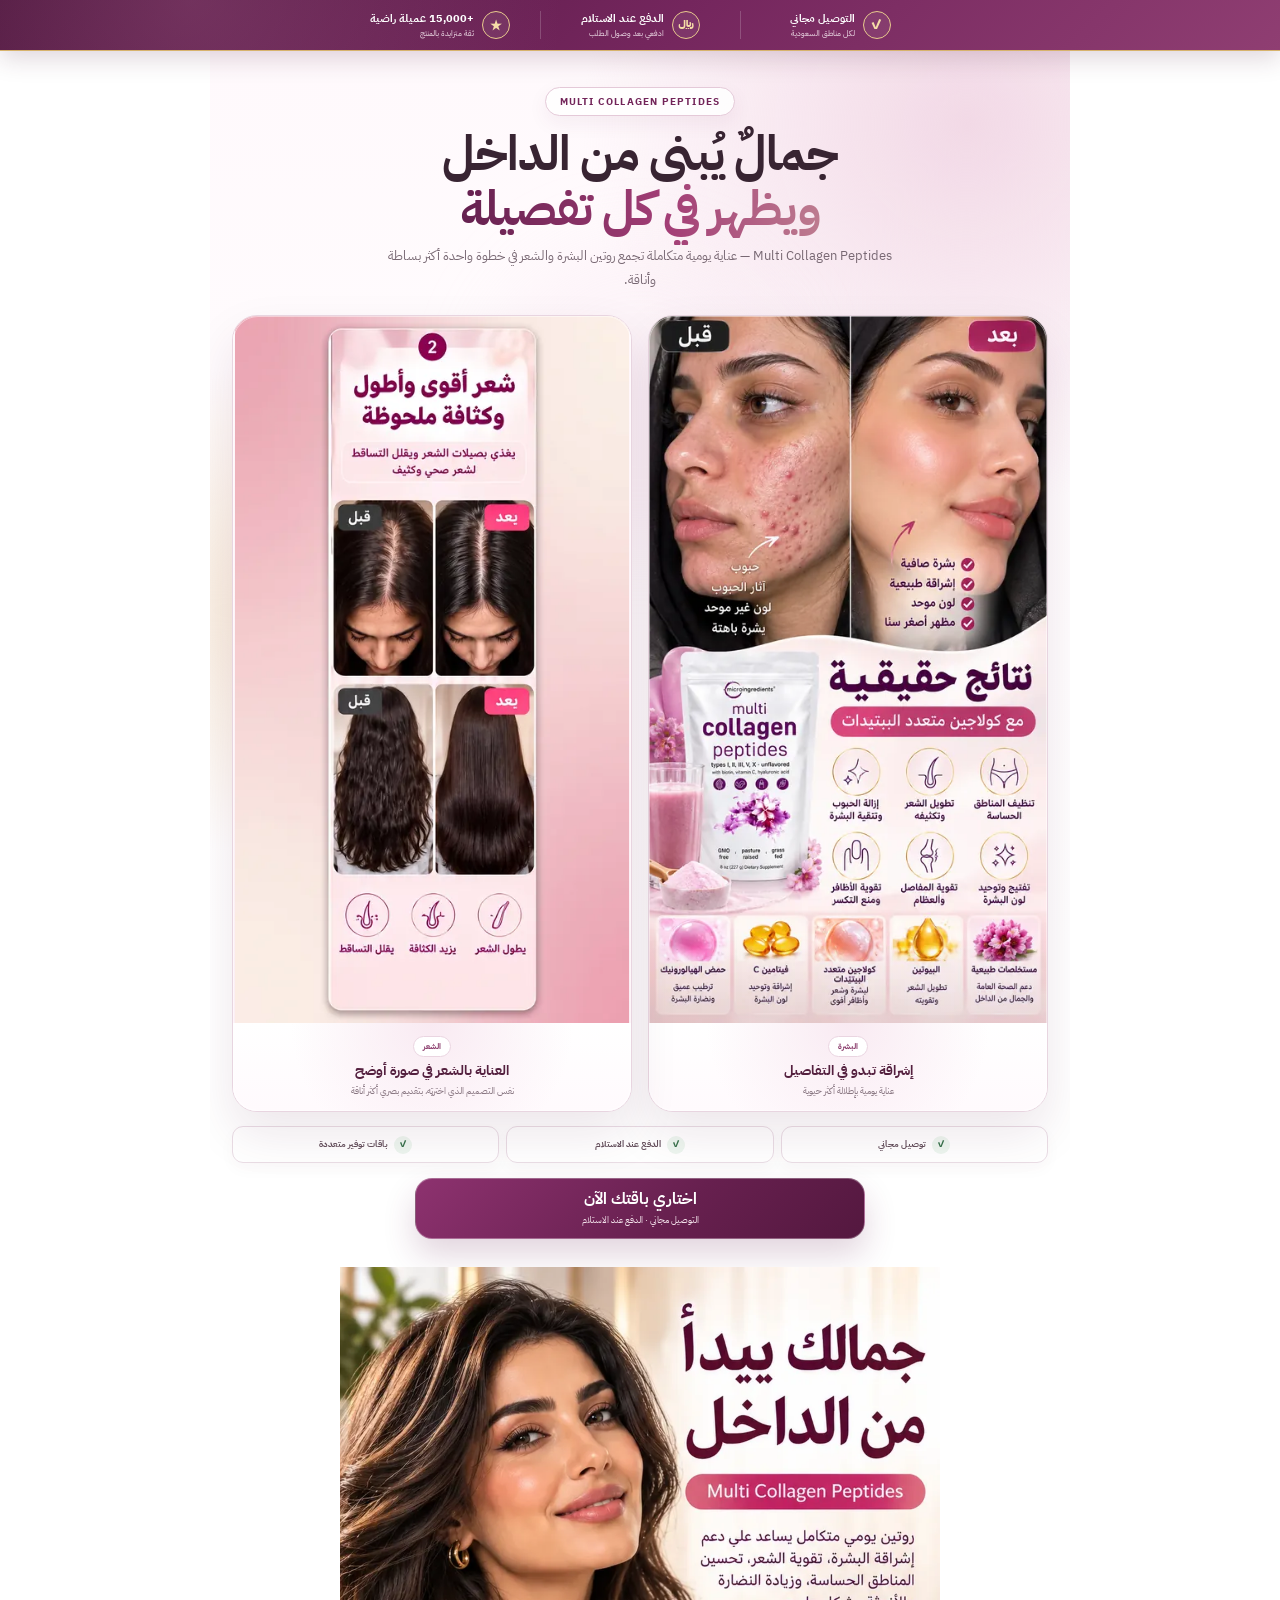
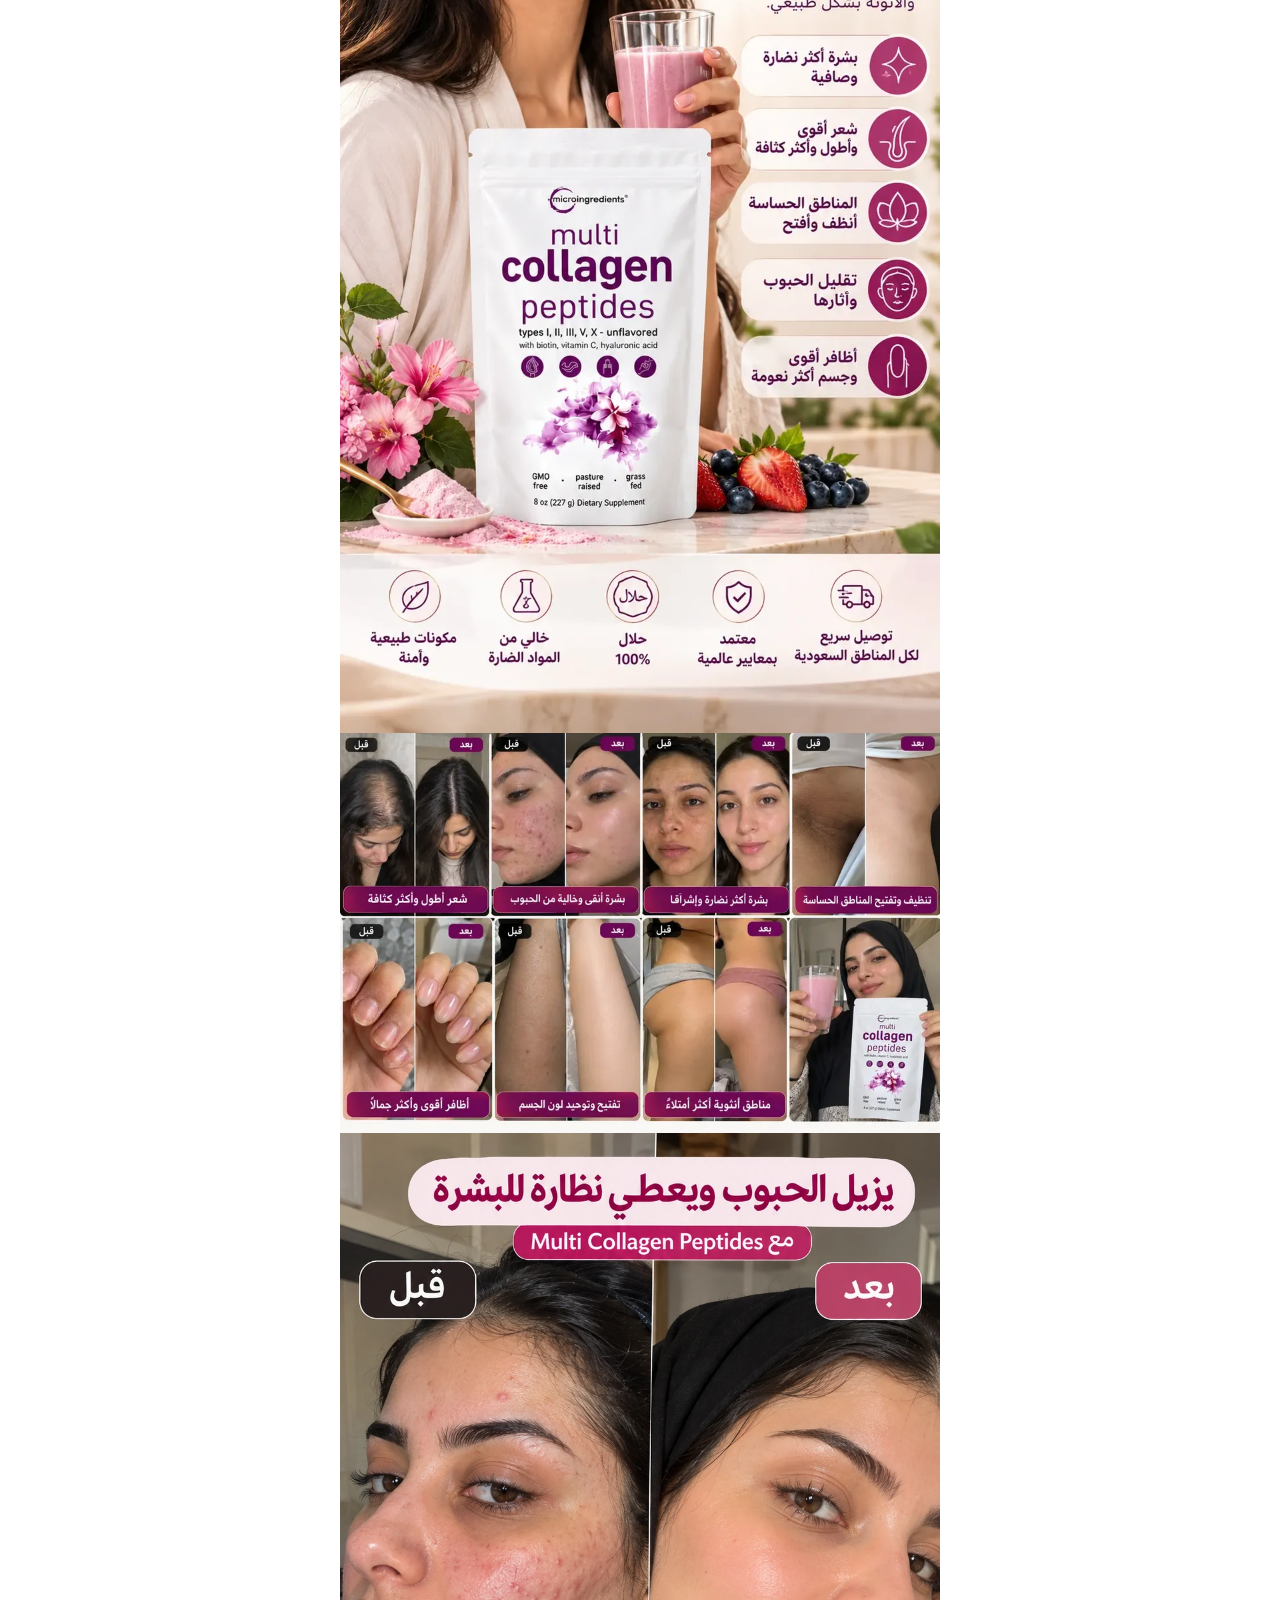
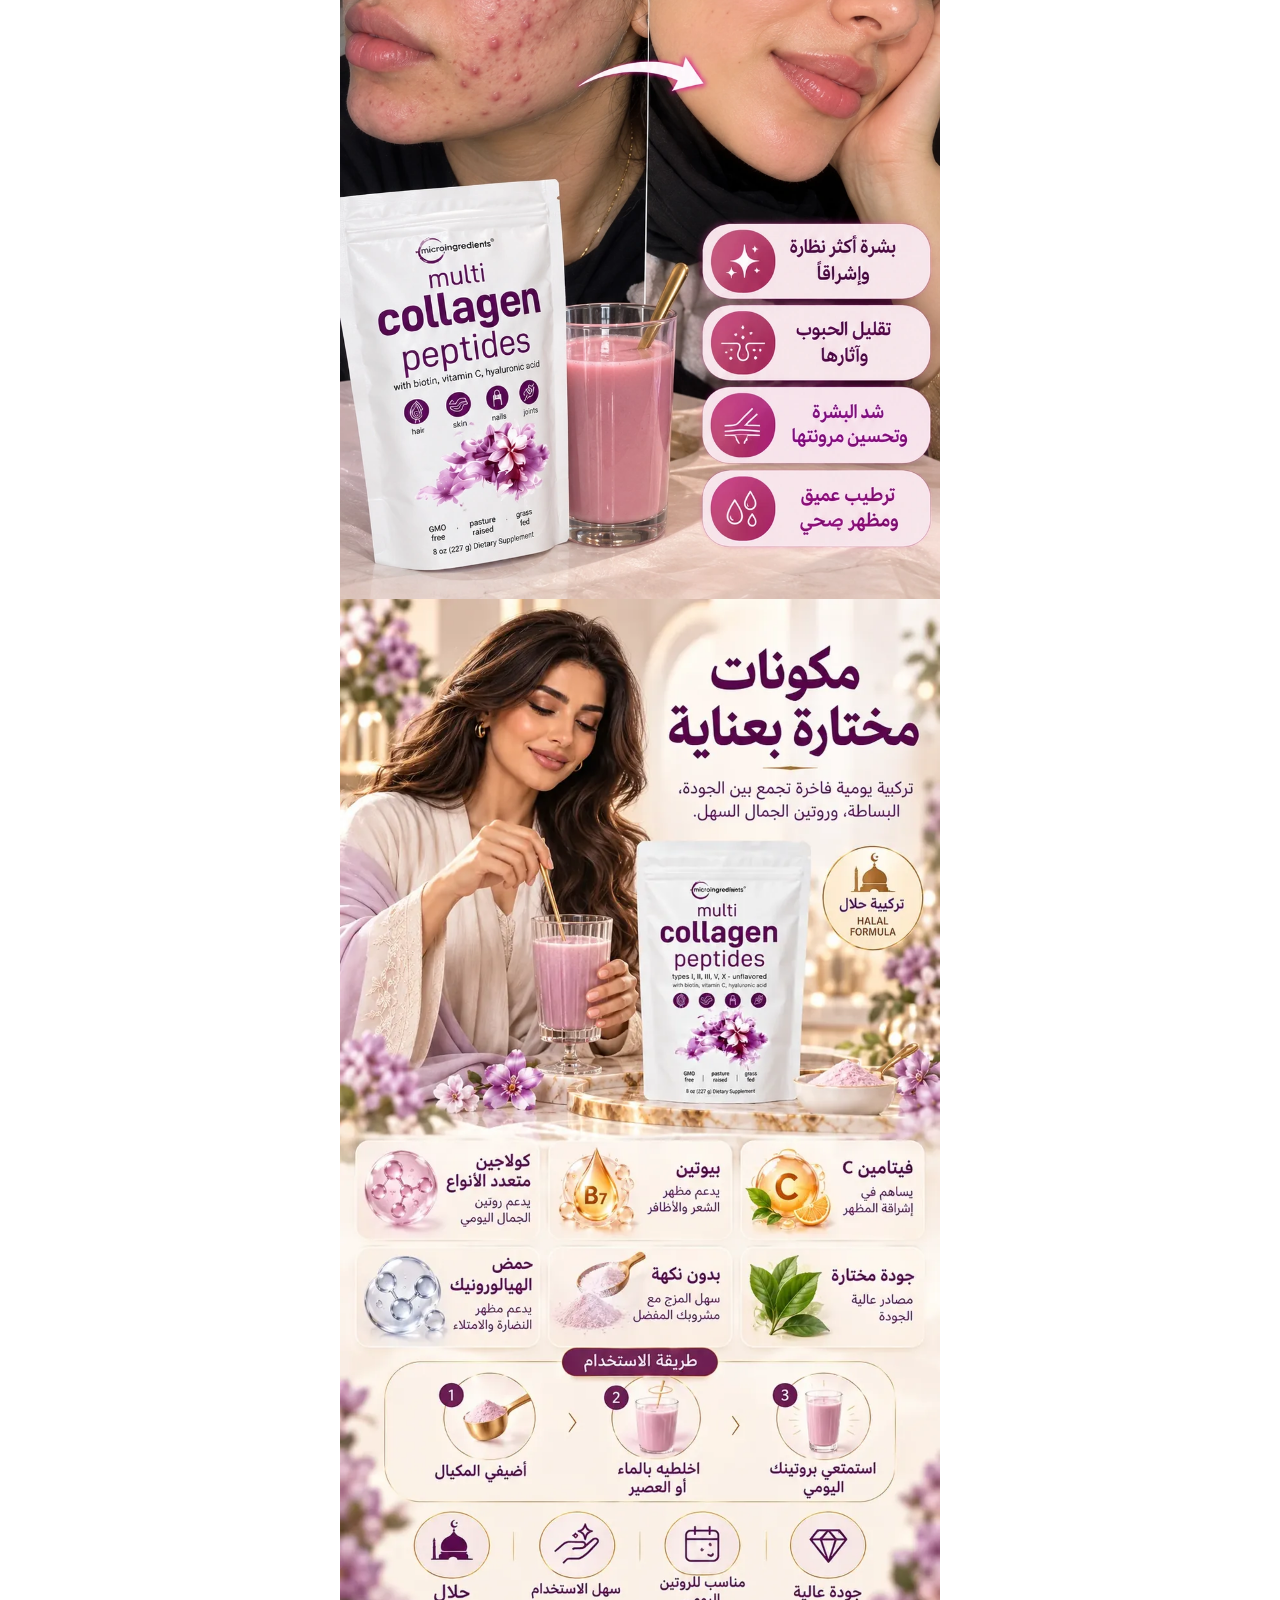
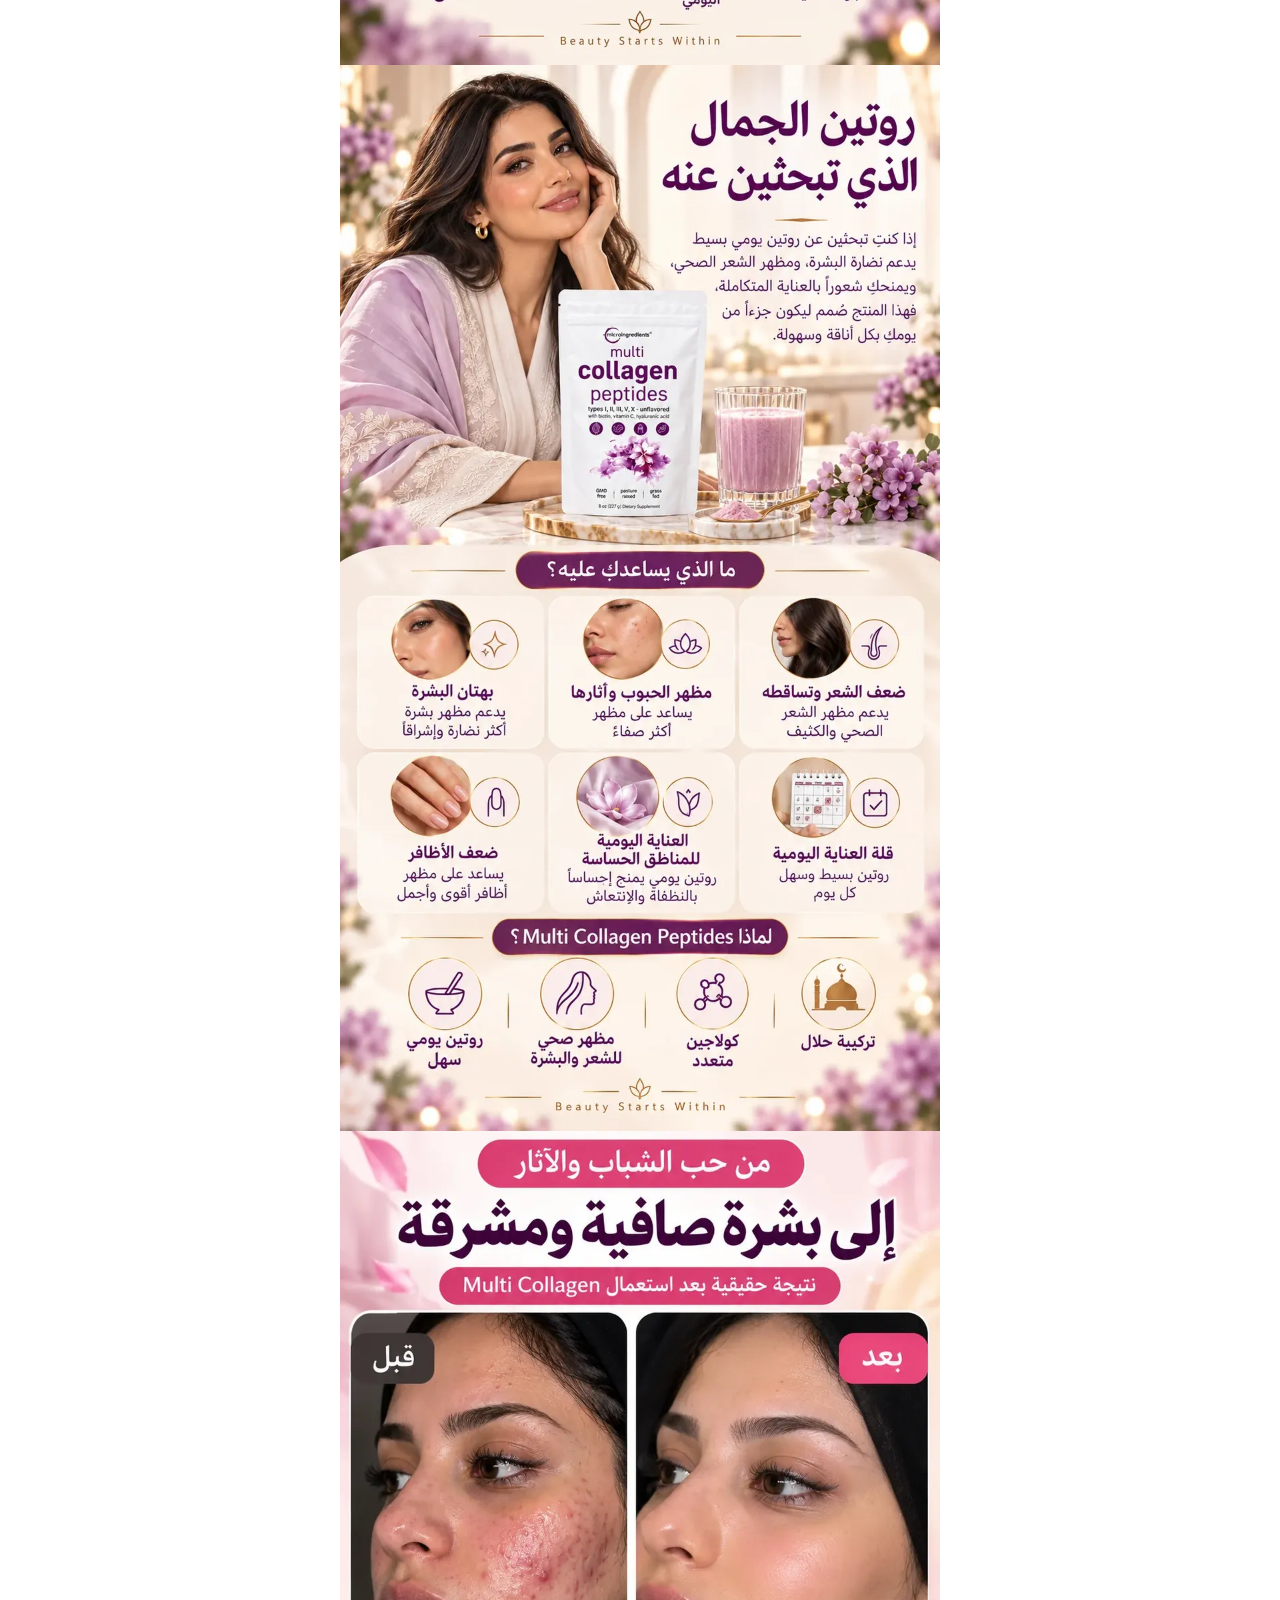
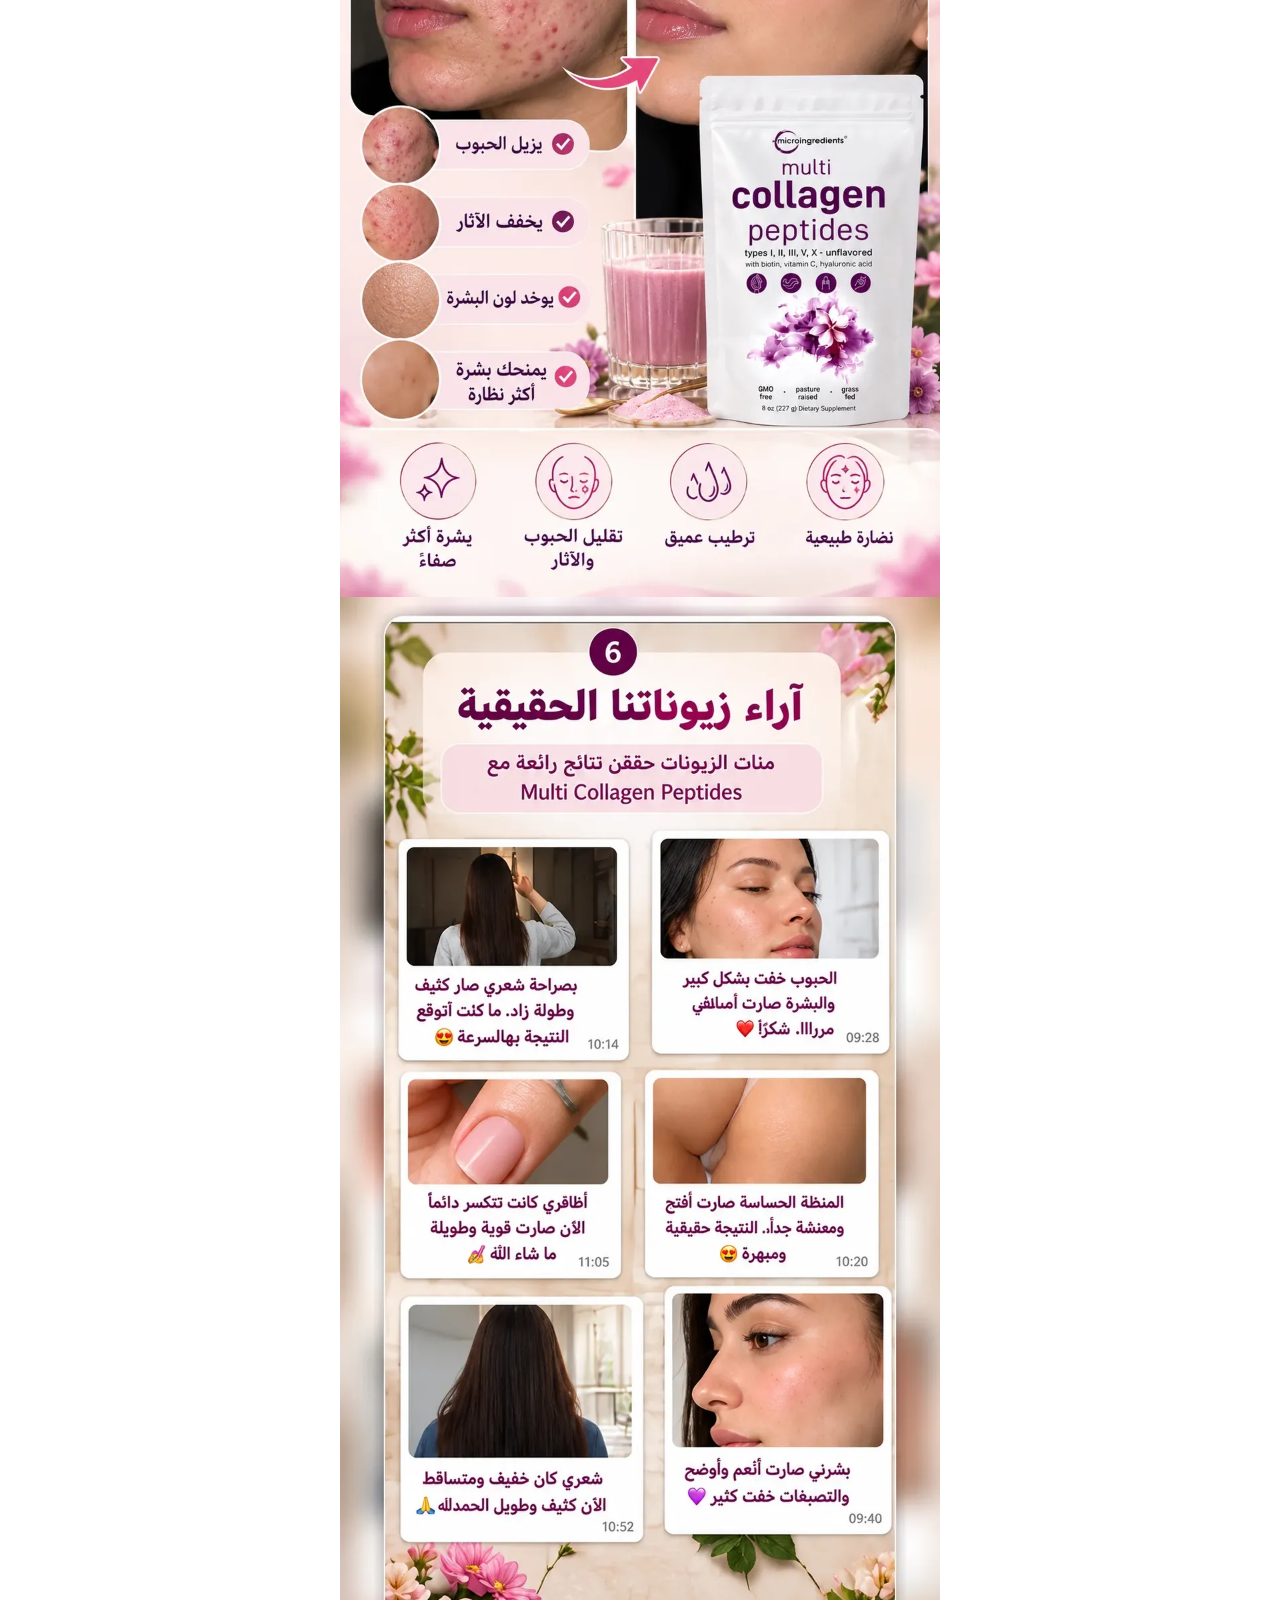
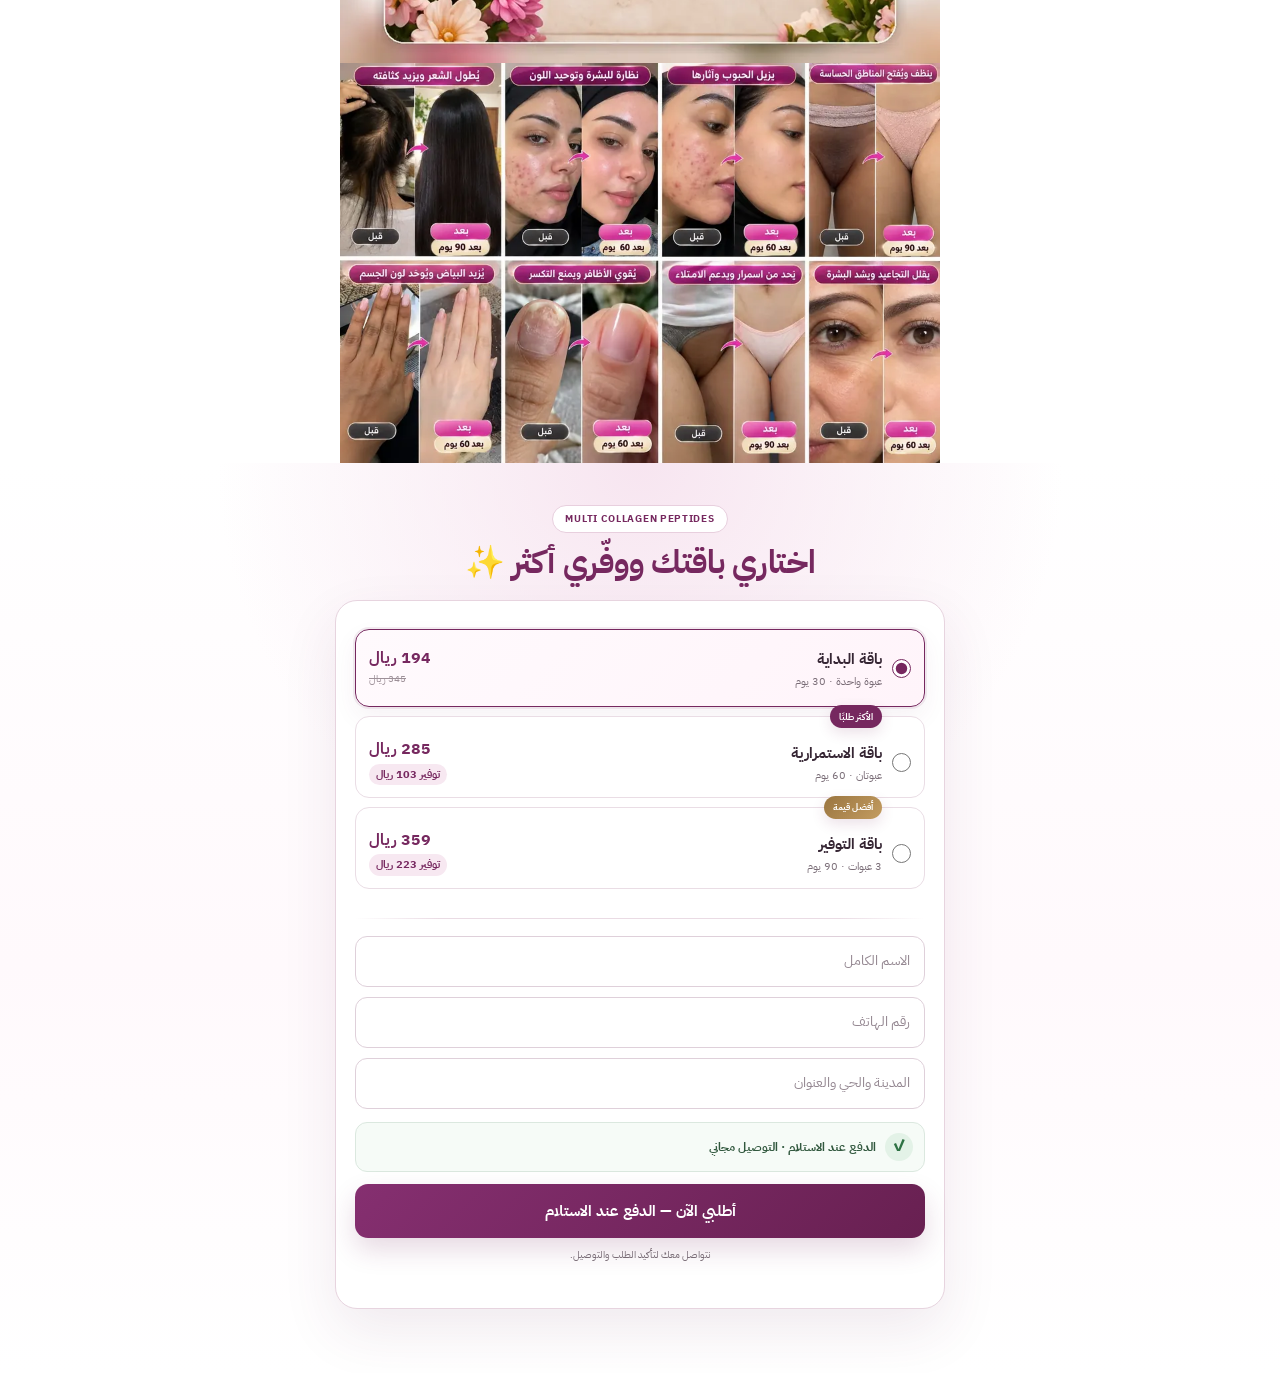
<file: index.html>
<!doctype html>
<html lang="ar" dir="rtl">
<head>
  <meta charset="utf-8">
  <meta name="viewport" content="width=device-width, initial-scale=1">
  <meta name="theme-color" content="#fff">
  <title>جمالٌ يُبنى من الداخل | Multi Collagen Peptides</title>
  <meta name="description" content="تعرّفي على تفاصيل Multi Collagen Peptides والباقات المتاحة، وقدّمي طلبك بخطوات واضحة مع الدفع عند الاستلام.">
  <link rel="preconnect" href="https://fonts.googleapis.com">
  <link rel="preconnect" href="https://fonts.gstatic.com" crossorigin>
  <link rel="preload" as="image" href="/assets/hero-skin-480.webp?v=20261003-fast1" imagesrcset="/assets/hero-skin-480.webp?v=20261003-fast1 480w, /assets/hero-skin-800.webp?v=20261003-fast1 800w" imagesizes="(max-width:600px) 48vw, 390px" type="image/webp" fetchpriority="high">
  <link rel="preload" as="image" href="/assets/hero-hair-480.webp?v=20261003-fast1" imagesrcset="/assets/hero-hair-480.webp?v=20261003-fast1 480w, /assets/hero-hair-800.webp?v=20261003-fast1 800w" imagesizes="(max-width:600px) 48vw, 390px" type="image/webp" fetchpriority="high">
  <link href="https://fonts.googleapis.com/css2?family=IBM+Plex+Sans+Arabic:wght@400;500;600;700&display=swap" rel="stylesheet">
  <link rel="stylesheet" href="styles.css?v=20261003-columns2">
</head>
<body>
  <div class="top-proof" role="region" aria-label="مزايا الطلب">
    <div class="top-proof__inner">
      <div class="top-proof__item">
        <span class="top-proof__icon" aria-hidden="true">✓</span>
        <span class="top-proof__copy"><strong>التوصيل مجاني</strong><small>لكل مناطق السعودية</small></span>
      </div>
      <div class="top-proof__item">
        <span class="top-proof__icon" aria-hidden="true">﷼</span>
        <span class="top-proof__copy"><strong>الدفع عند الاستلام</strong><small>ادفعي بعد وصول الطلب</small></span>
      </div>
      <div class="top-proof__item">
        <span class="top-proof__icon top-proof__star" aria-hidden="true">★</span>
        <span class="top-proof__copy"><strong>+15,000 عميلة راضية</strong><small>ثقة متزايدة بالمنتج</small></span>
      </div>
    </div>
  </div>
  <main>
    <section class="results-hero" aria-label="عناية متكاملة بالبشرة والشعر">
      <div class="results-hero__intro">
        <span class="results-hero__eyebrow">MULTI COLLAGEN PEPTIDES</span>
        <h1>جمالٌ يُبنى من الداخل<br><em>ويظهر في كل تفصيلة</em></h1>
        <p>Multi Collagen Peptides — عناية يومية متكاملة تجمع روتين البشرة والشعر في خطوة واحدة أكثر بساطة وأناقة.</p>
      </div>

      <a class="results-hero__visuals" href="#order" aria-label="شاهدي العناية بالبشرة والشعر ثم انتقلي إلى اختيار الباقة">
        <figure class="result-card result-card--skin">
          <div class="result-card__image">
            <img width="941" height="1672" src="/assets/hero-skin-480.webp?v=20261003-fast1" srcset="/assets/hero-skin-480.webp?v=20261003-fast1 480w, /assets/hero-skin-800.webp?v=20261003-fast1 800w" sizes="(max-width:600px) 48vw, 390px" alt="عرض بصري أنيق للعناية بالبشرة" fetchpriority="high" decoding="async">
          </div>
          <figcaption>
            <span class="result-card__tag">البشرة</span>
            <strong>إشراقة تبدو في التفاصيل</strong>
            <small>عناية يومية بإطلالة أكثر حيوية</small>
          </figcaption>
        </figure>

        <figure class="result-card result-card--hair">
          <div class="result-card__image">
            <img width="1152" height="2048" src="/assets/hero-hair-480.webp?v=20261003-fast1" srcset="/assets/hero-hair-480.webp?v=20261003-fast1 480w, /assets/hero-hair-800.webp?v=20261003-fast1 800w" sizes="(max-width:600px) 48vw, 390px" alt="عرض بصري مطوّر للعناية بالشعر مع صور قبل وبعد" fetchpriority="high" decoding="async">
          </div>
          <figcaption>
            <span class="result-card__tag">الشعر</span>
            <strong>العناية بالشعر في صورة أوضح</strong>
            <small>نفس التصميم الذي اخترتِه، بتقديم بصري أكثر أناقة</small>
          </figcaption>
        </figure>
      </a>

      <div class="results-hero__proof" aria-label="مزايا الطلب">
        <span><b>✓</b> توصيل مجاني</span>
        <span><b>✓</b> الدفع عند الاستلام</span>
        <span><b>✓</b> باقات توفير متعددة</span>
      </div>

      <a class="results-hero__cta" href="#order">
        <span>اختاري باقتك الآن</span>
        <small>التوصيل مجاني · الدفع عند الاستلام</small>
      </a>
    </section>

    <section class="page-images" aria-label="صور صفحة المنتج">
      <img width="941" height="1672" src="/assets/page-01.webp?v=20261003-fast1" alt="صورة 2 من صفحة Multi Collagen Peptides" loading="lazy" decoding="async" fetchpriority="low">
      <img width="1536" height="1024" src="/assets/page-02.webp?v=20261003-fast1" alt="صورة 3 من صفحة Multi Collagen Peptides" loading="lazy" decoding="async" fetchpriority="low">
      <img width="941" height="1672" src="/assets/hero-before-after-v2.webp?v=20261002-2" alt="صورة 4 من صفحة Multi Collagen Peptides" loading="lazy" decoding="async" fetchpriority="low">
      <img width="941" height="1672" src="/assets/page-03.webp?v=20261003-fast1" alt="صورة 4 من صفحة Multi Collagen Peptides" loading="lazy" decoding="async" fetchpriority="low">
      <img width="941" height="1672" src="/assets/page-04.webp?v=20261003-fast1" alt="صورة 6 من صفحة Multi Collagen Peptides" loading="lazy" decoding="async" fetchpriority="low">
      <img width="941" height="1672" src="/assets/page-05.webp?v=20261003-fast1" alt="صورة 8 من صفحة Multi Collagen Peptides" loading="lazy" decoding="async" fetchpriority="low">
      <img width="941" height="1672" src="/assets/page-06.webp?v=20261003-fast1" alt="صورة 9 من صفحة Multi Collagen Peptides" loading="lazy" decoding="async" fetchpriority="low">
      <img width="1536" height="1024" src="/assets/page-07.webp?v=20261003-fast1" alt="صورة 10 من صفحة Multi Collagen Peptides" loading="lazy" decoding="async" fetchpriority="low">
    </section>



    <section class="order-section" id="order">
      <div class="order-wrap">
        <div class="intro">
          <span class="order-kicker">MULTI COLLAGEN PEPTIDES</span>
          <h1>اختاري باقتك ووفّري أكثر ✨</h1>
        </div>

        <form id="order-form" class="order-card">
          <fieldset class="offers"><legend class="visually-hidden">اختاري باقتك</legend>
            <label class="offer">
              <input type="radio" name="offer" value="1" checked>
              <span class="offer-copy">
                <span class="details"><b>باقة البداية</b><small>عبوة واحدة · 30 يوم</small></span>
                <span class="price"><strong>194 ريال</strong><del>345 ريال</del></span>
              </span>
            </label>

            <label class="offer featured">
              <span class="offer-badge">الأكثر طلبًا</span>
              <input type="radio" name="offer" value="2">
              <span class="offer-copy">
                <span class="details"><b>باقة الاستمرارية</b><small>عبوتان · 60 يوم</small></span>
                <span class="price"><strong>285 ريال</strong><small class="saving">توفير 103 ريال</small></span>
              </span>
            </label>

            <label class="offer featured value">
              <span class="offer-badge">أفضل قيمة</span>
              <input type="radio" name="offer" value="3">
              <span class="offer-copy">
                <span class="details"><b>باقة التوفير</b><small>3 عبوات · 90 يوم</small></span>
                <span class="price"><strong>359 ريال</strong><small class="saving">توفير 223 ريال</small></span>
              </span>
            </label>
          </fieldset>

          <div class="form-divider"></div>

          <div class="fields">
            <label><span class="visually-hidden">الاسم الكامل</span><input name="name" autocomplete="name" placeholder="الاسم الكامل" required minlength="2"></label>
            <label><span class="visually-hidden">رقم الهاتف</span><input name="phone" type="tel" inputmode="tel" autocomplete="tel" placeholder="رقم الهاتف" required></label>
            <label><span class="visually-hidden">العنوان</span><input name="address" autocomplete="street-address" placeholder="المدينة والحي والعنوان" required></label>
          </div>

          <div class="cod-note">
            <span class="cod-icon">✓</span>
            <div><b>الدفع عند الاستلام · التوصيل مجاني</b></div>
          </div>

          <button class="submit" type="submit">أطلبي الآن — الدفع عند الاستلام</button>
          <p class="check-note">نتواصل معك لتأكيد الطلب والتوصيل.</p>
          <p id="form-message" class="form-message" role="status" aria-live="polite"></p>
        </form>

      </div>
    </section>
  </main>
  <a class="sticky-order" href="#order" aria-label="احجزي باقتك الآن وانتقلي إلى نموذج الطلب"><span class="sticky-text">أطلبي الآن و استفيدي من عرض التوفير</span><span class="sticky-arrow" aria-hidden="true">↓</span></a>
  <script src="app.js?v=20261002-dedupe1" defer></script>
</body>
</html>
</file>
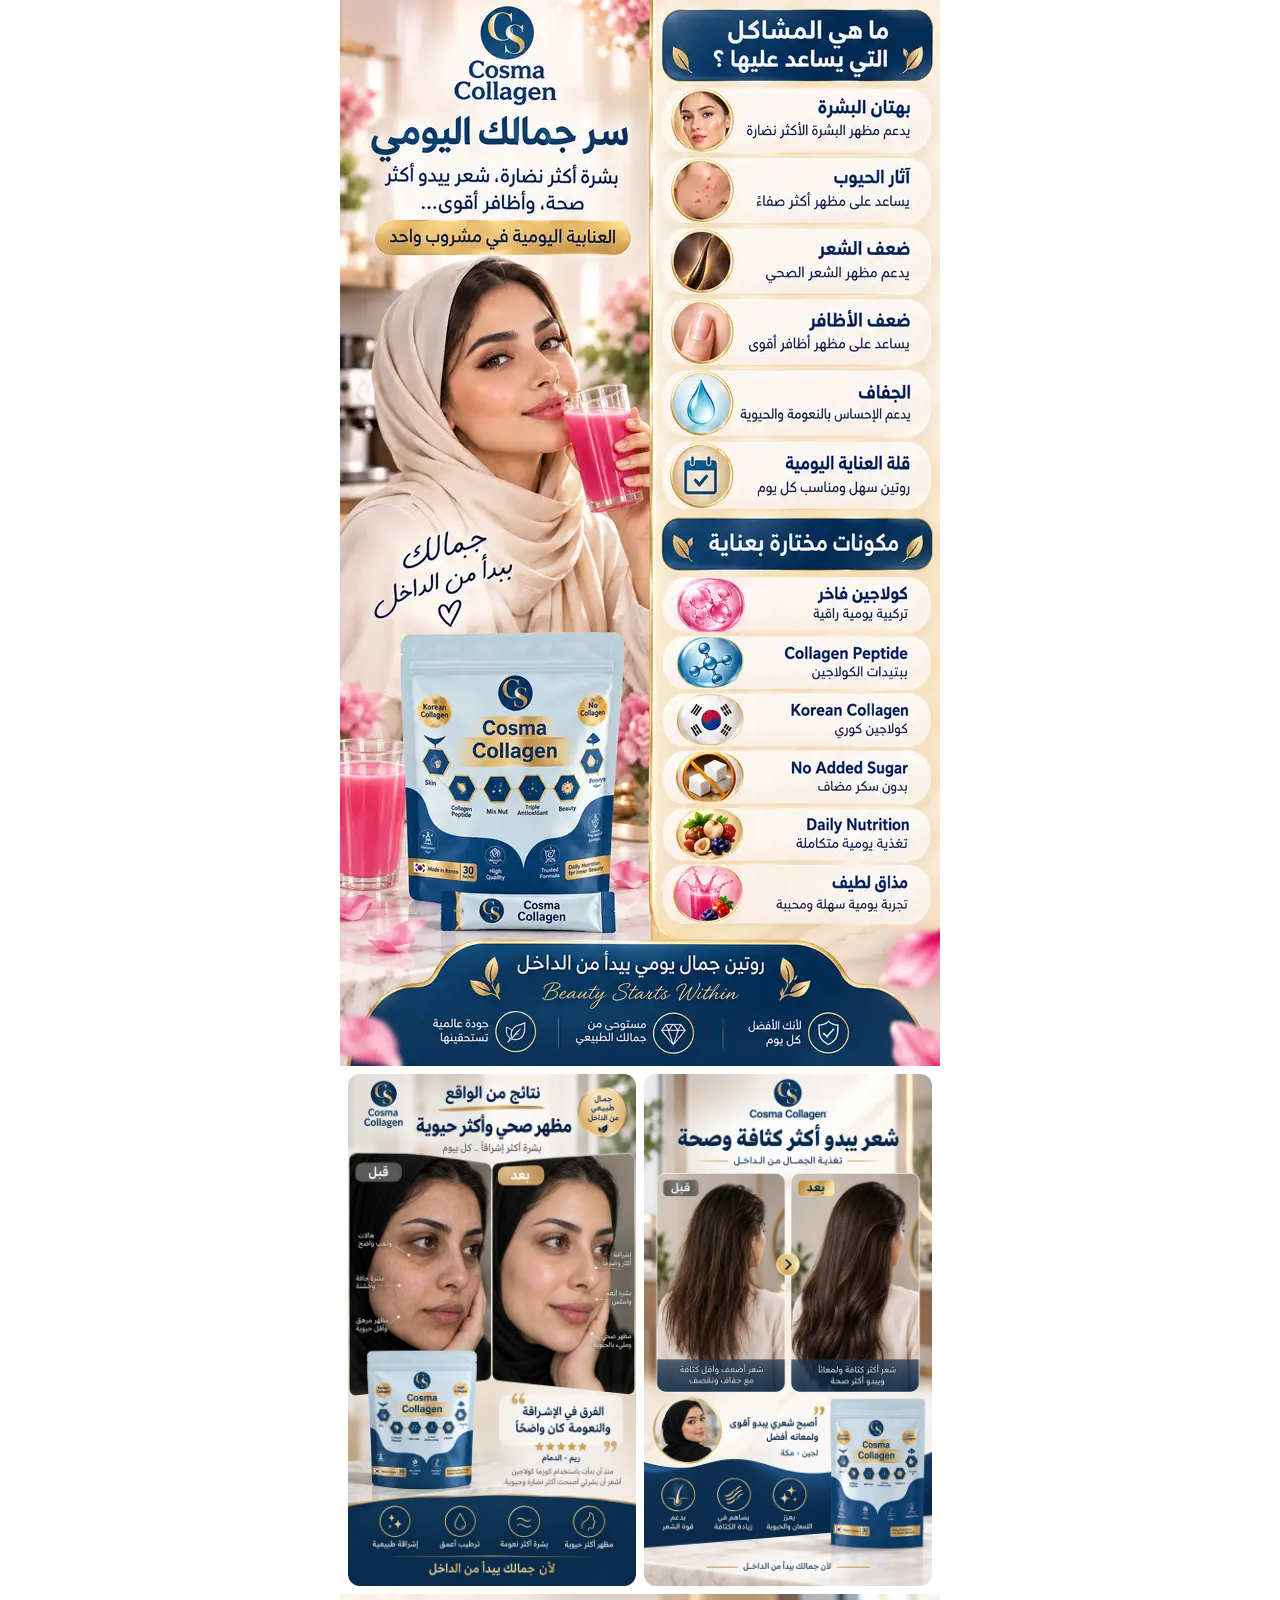
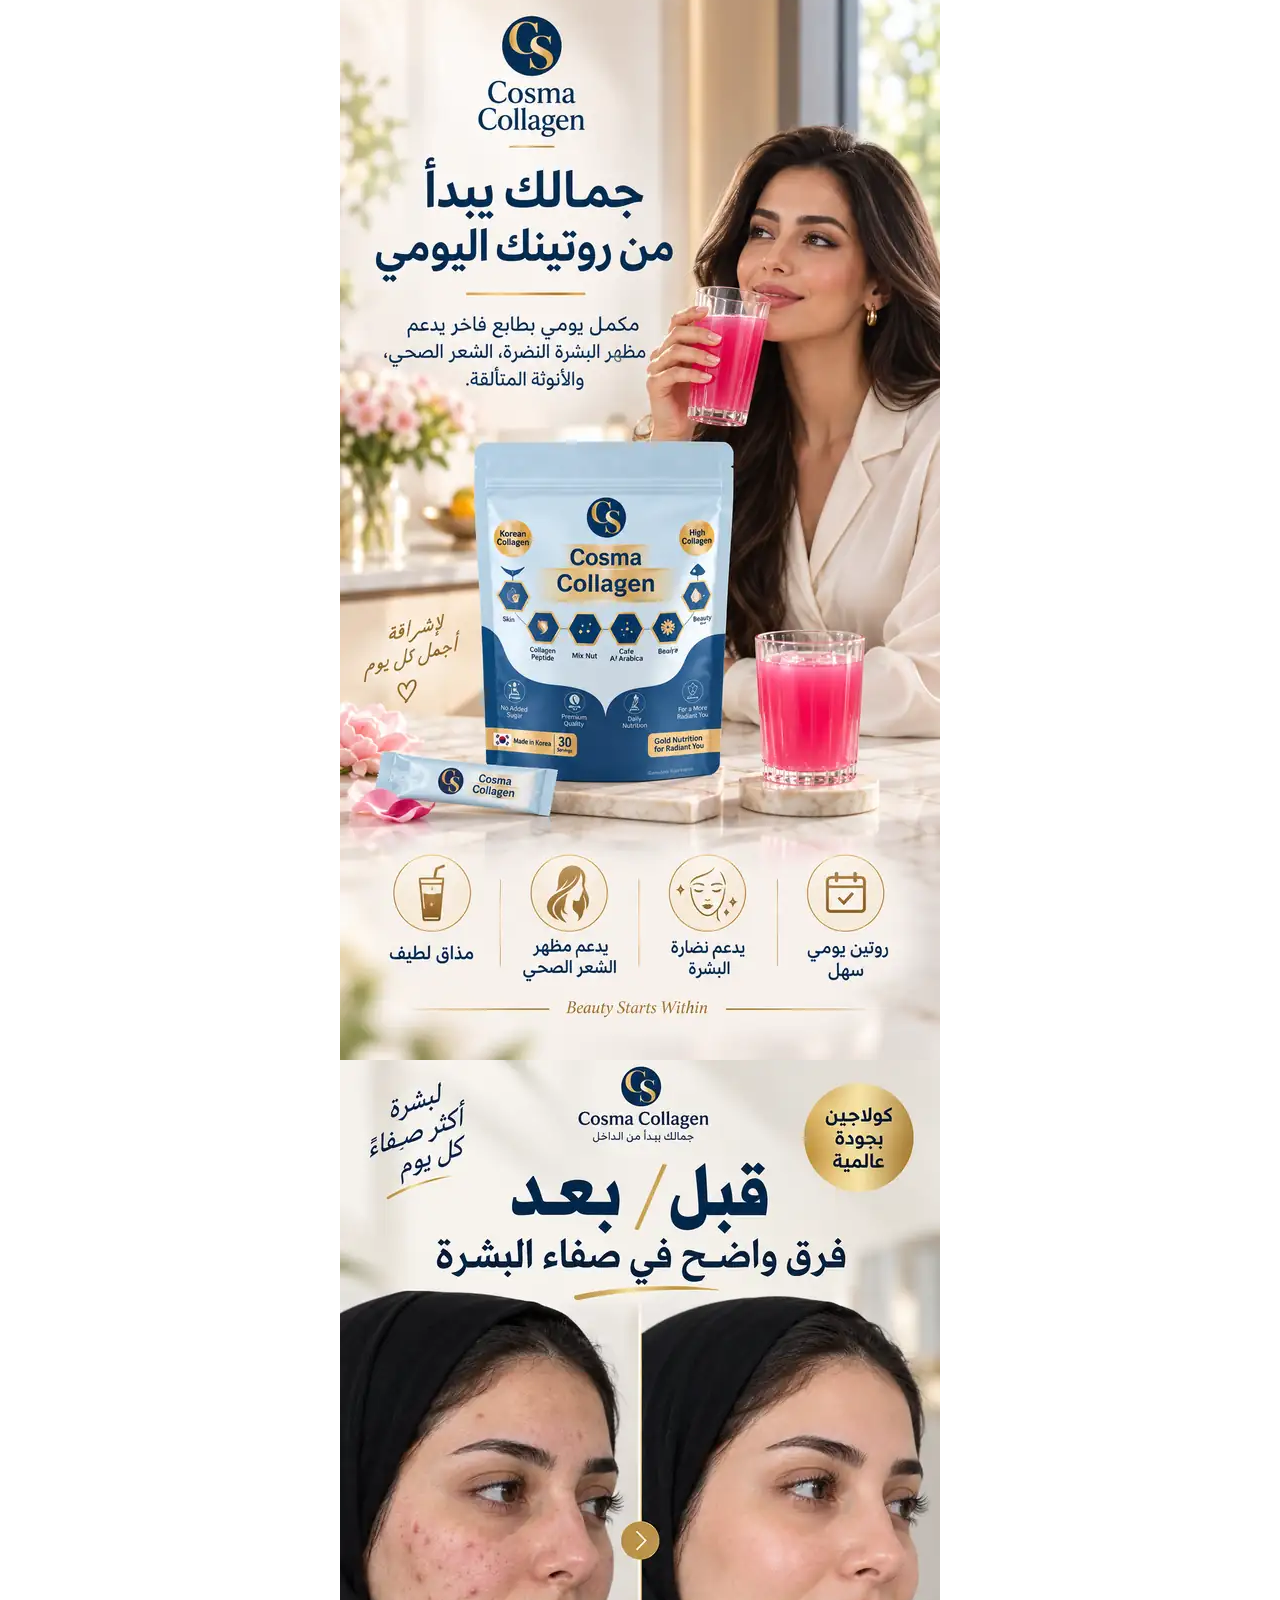
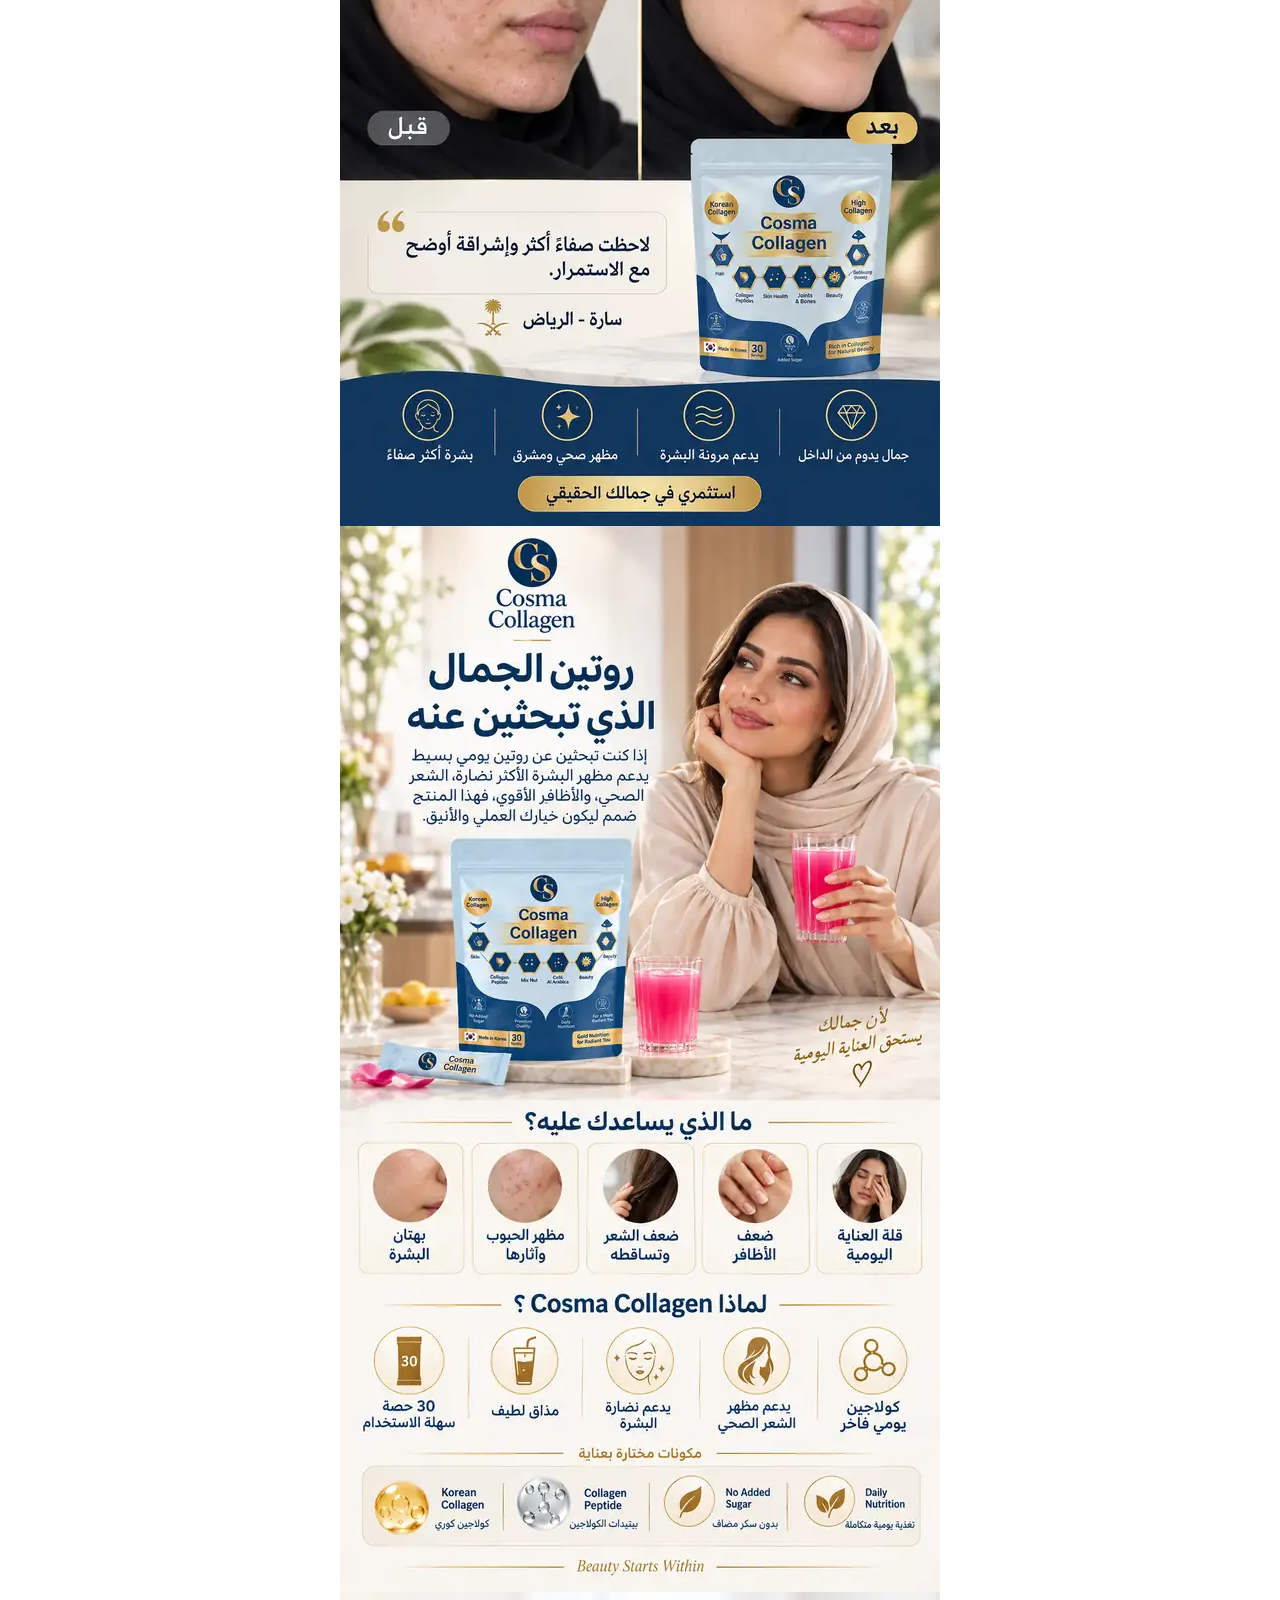
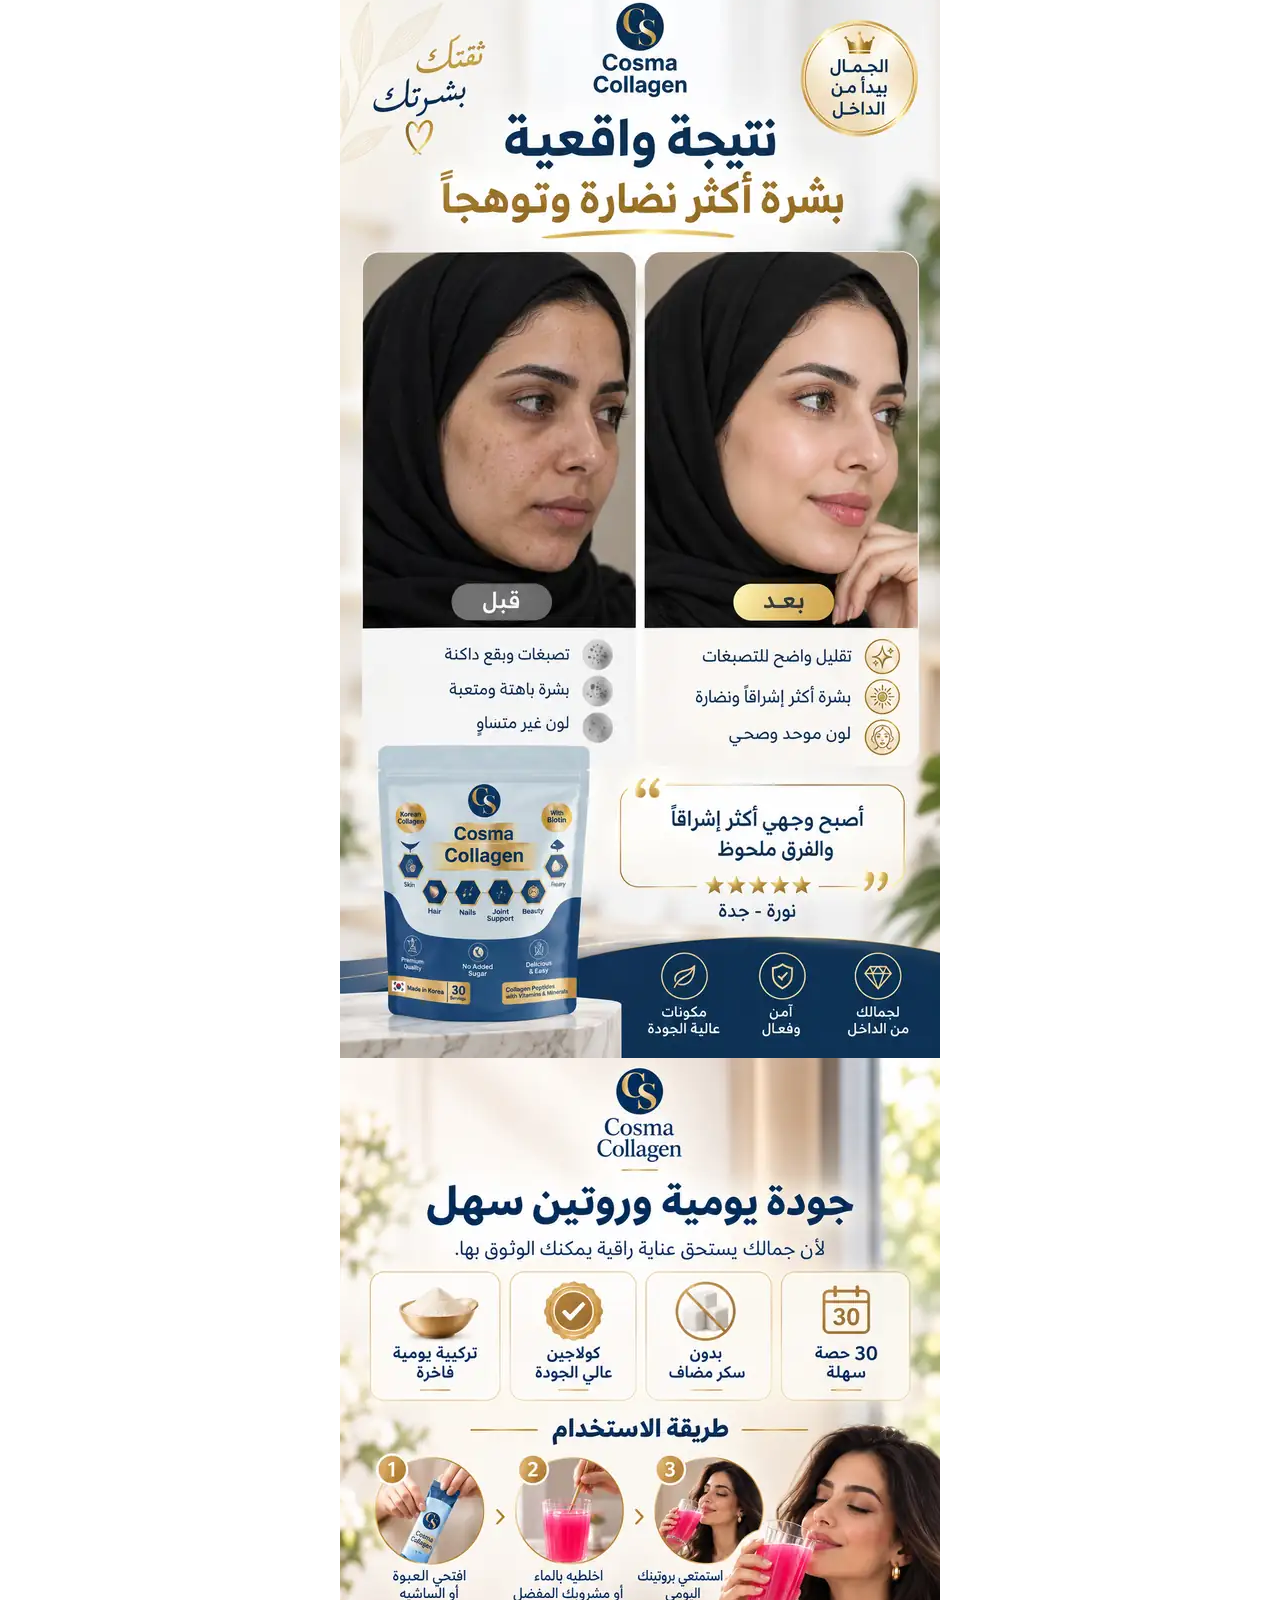
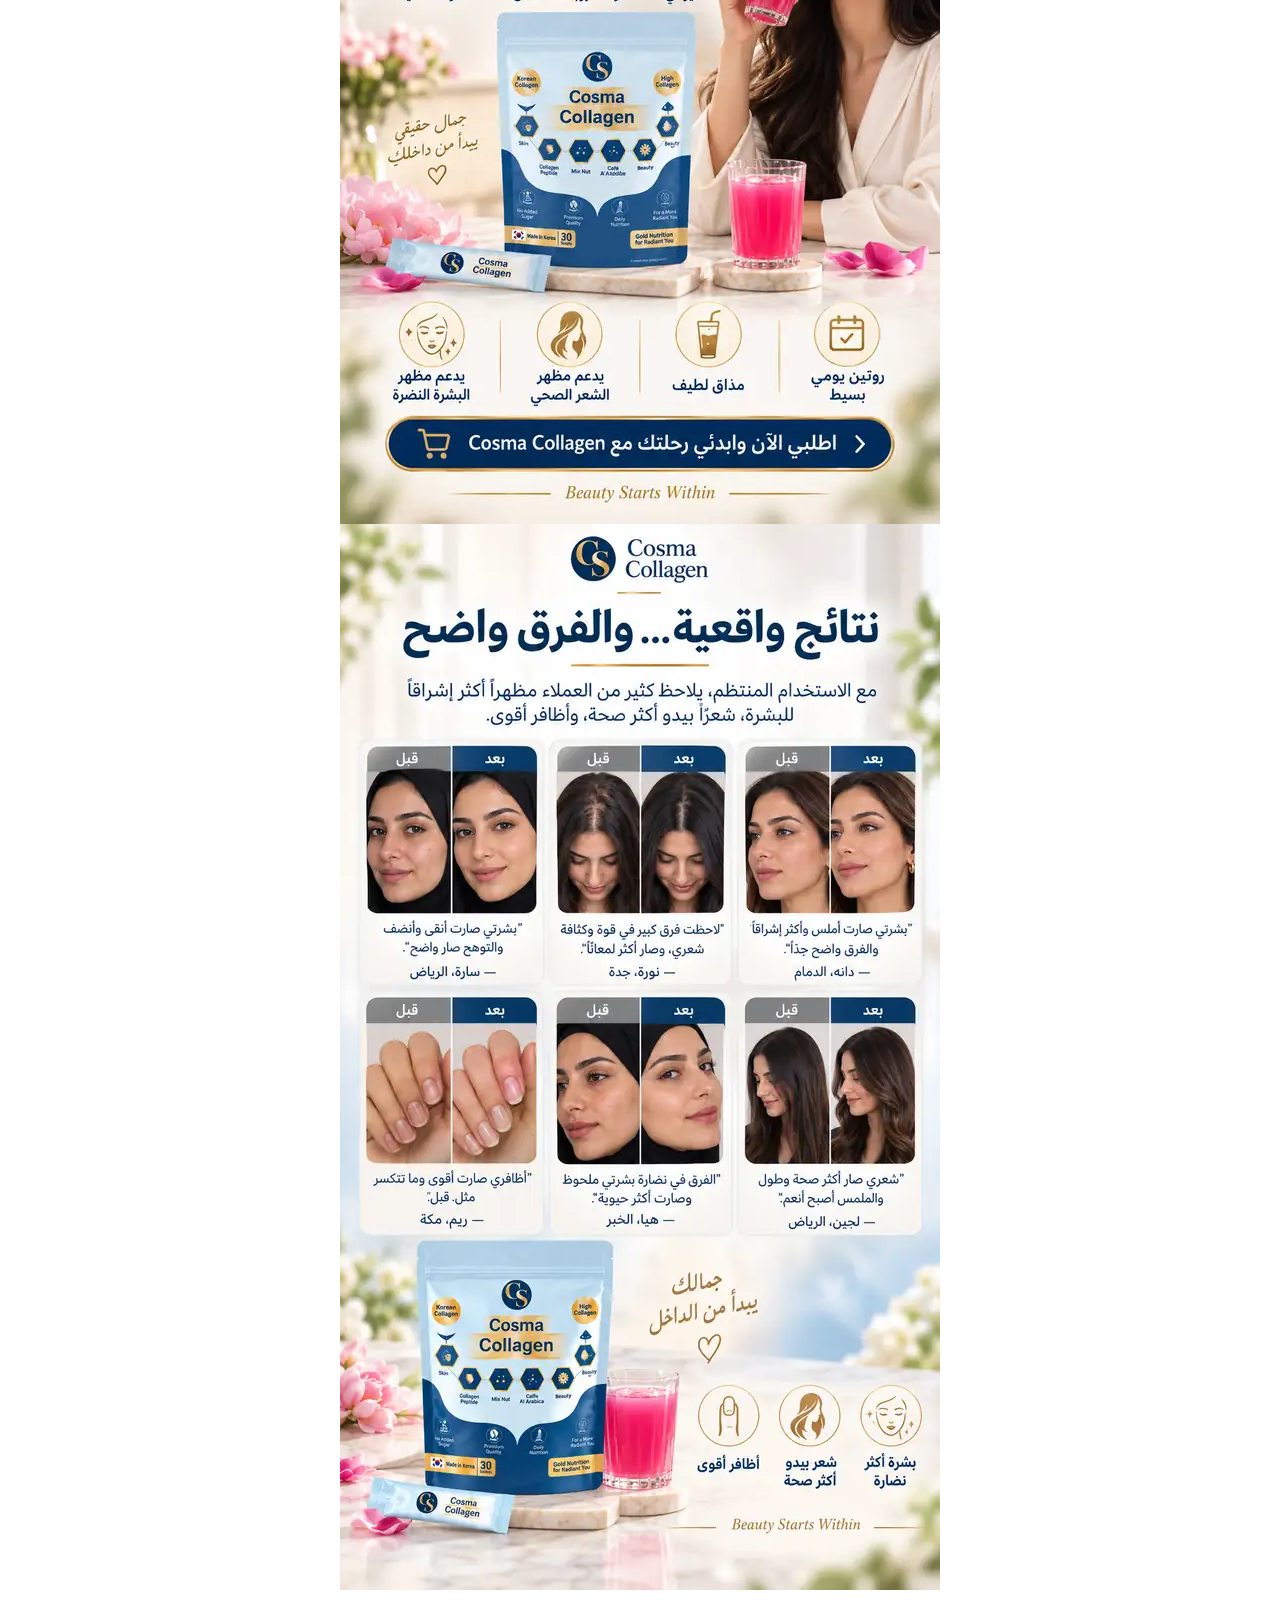
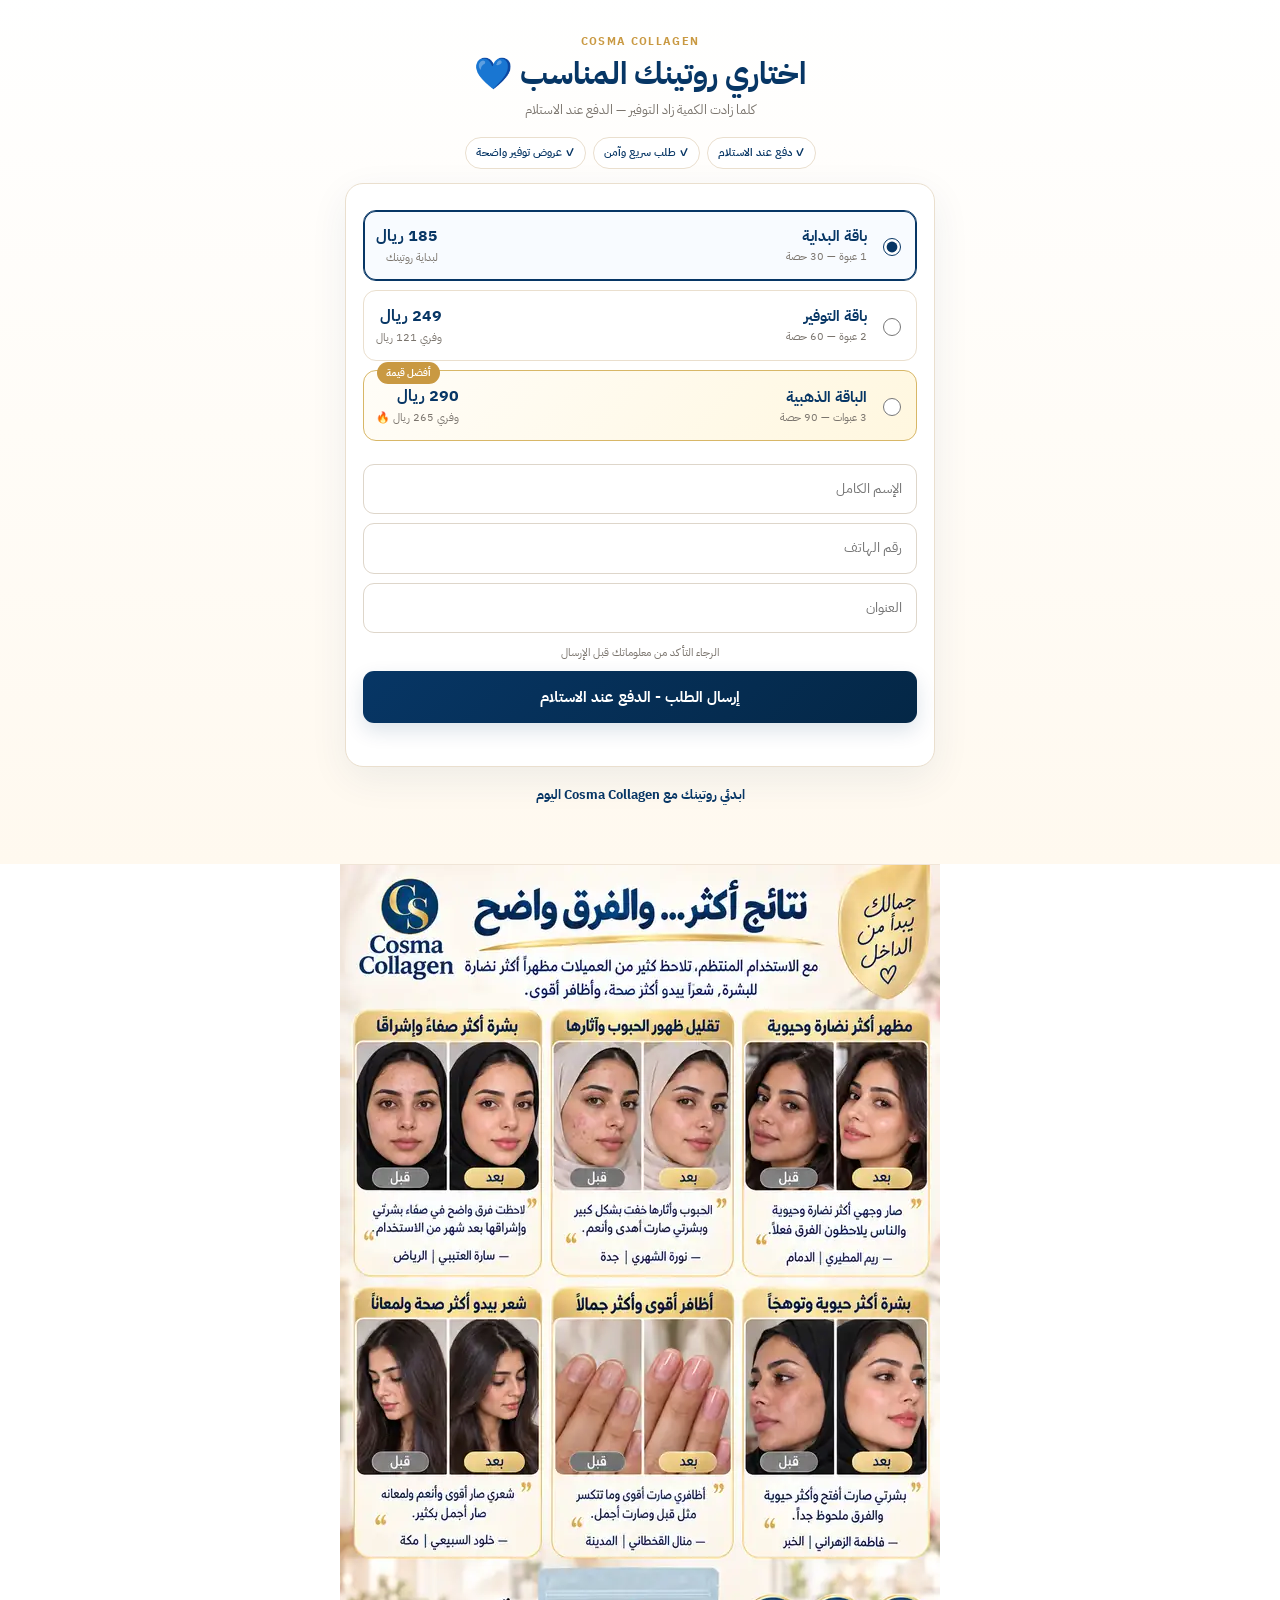
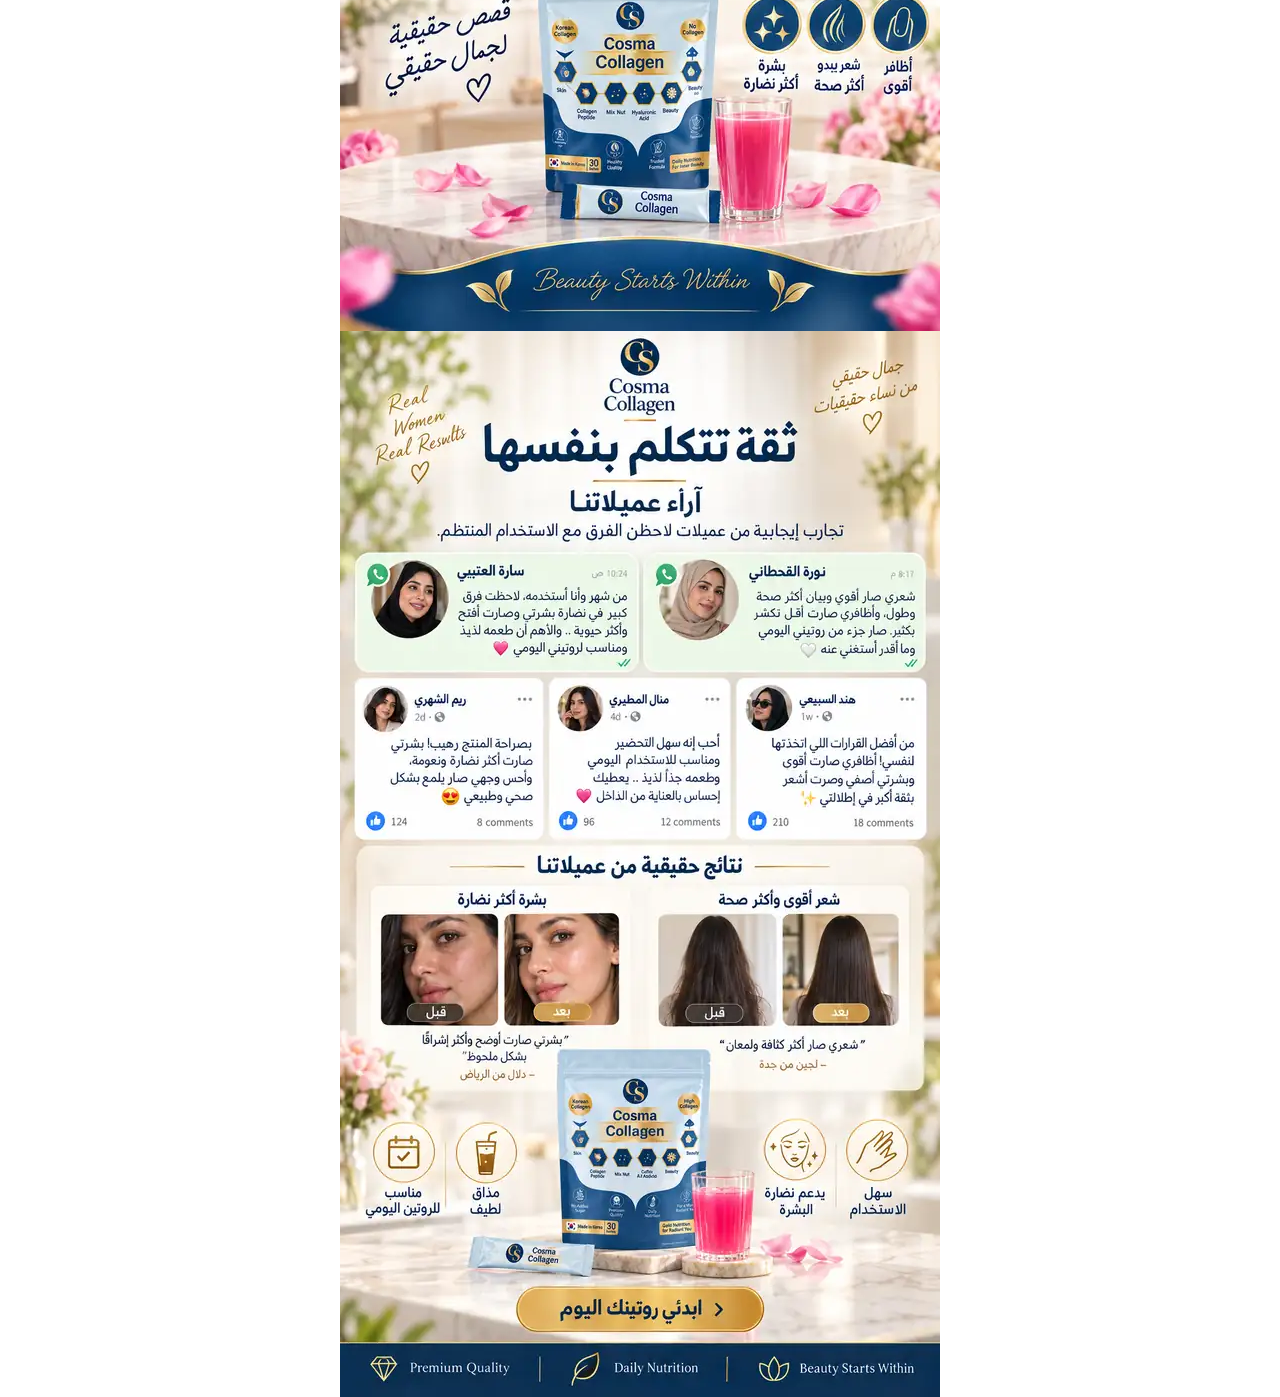
<file: cosma-collagen/index.html>
<!doctype html>
<html lang="ar" dir="rtl">
<head>
  <meta charset="utf-8">
  <meta name="viewport" content="width=device-width,initial-scale=1,viewport-fit=cover">
  <meta name="theme-color" content="#073665">
  <meta name="description" content="Cosma Collagen — روتين يومي بسيط للعناية بالجمال من الداخل.">
  <title>Cosma Collagen | جمالك يبدأ من الداخل</title>
  <link rel="preconnect" href="https://fonts.googleapis.com">
  <link rel="preconnect" href="https://fonts.gstatic.com" crossorigin>
  <link rel="preload" as="image" href="assets/03-benefits.webp" type="image/webp" fetchpriority="high">
  <link href="https://fonts.googleapis.com/css2?family=IBM+Plex+Sans+Arabic:wght@400;500;600;700&display=swap" rel="stylesheet">
  <link rel="stylesheet" href="styles.css?v=5">
</head>
<body>
  <main>
    <section class="page-images" aria-label="صفحة Cosma Collagen">
      <img width="600" height="1066" src="assets/03-benefits.webp" alt="فوائد ومكونات Cosma Collagen" fetchpriority="high" decoding="async">

      <div class="result-columns" aria-label="نتيجة الشعر ونتيجة البشرة">
        <img width="600" height="1066" src="assets/05-hair.webp" alt="تجربة مرتبطة بمظهر الشعر مع Cosma Collagen" loading="lazy" decoding="async">
        <img width="600" height="1066" src="assets/06-skin.webp" alt="تجربة مرتبطة بمظهر البشرة مع Cosma Collagen" loading="lazy" decoding="async">
      </div>

      <a href="#order" aria-label="شاهدي عروض Cosma Collagen">
        <img width="600" height="1066" src="assets/01-hero.webp" alt="Cosma Collagen — جمالك يبدأ من روتينك اليومي" loading="lazy" decoding="async">
      </a>

      <img width="600" height="1066" src="assets/08-acne.webp" alt="نتيجة مصورة للعناية بمظهر البشرة" loading="lazy" decoding="async">
      <img width="600" height="1066" src="assets/02-overview.webp" alt="روتين الجمال اليومي مع Cosma Collagen" loading="lazy" decoding="async">
      <img width="600" height="1066" src="assets/07-tone.webp" alt="تجربة مرتبطة بنضارة وصفاء البشرة" loading="lazy" decoding="async">

      <a href="#order" aria-label="انتقلي إلى عروض Cosma Collagen">
        <img width="600" height="1066" src="assets/04-use.webp" alt="طريقة استخدام Cosma Collagen وروتين يومي سهل" loading="lazy" decoding="async">
      </a>

      <img width="600" height="1066" src="assets/10-results-grid.webp" alt="شبكة قبل وبعد لعميلات Cosma Collagen" loading="lazy" decoding="async">
    </section>

<section class="order-section" id="order">
      <div class="order-wrap">
        <div class="intro">
          <span class="eyebrow">COSMA COLLAGEN</span>
          <h1>اختاري روتينك المناسب 💙</h1>
          <p>كلما زادت الكمية زاد التوفير — الدفع عند الاستلام</p>
        </div>

        <div class="trust-row" aria-label="مزايا الطلب">
          <span>✓ دفع عند الاستلام</span>
          <span>✓ طلب سريع وآمن</span>
          <span>✓ عروض توفير واضحة</span>
        </div>

        <form id="order-form" class="order-card">
          <fieldset class="offers">
            <legend class="visually-hidden">اختاري الباقة</legend>

            <label class="offer">
              <input type="radio" name="offer" value="1" checked>
              <span class="details">
                <b>باقة البداية</b>
                <small>1 عبوة — 30 حصة</small>
              </span>
              <span class="price">
                <strong>185 ريال</strong>
                <small>لبداية روتينك</small>
              </span>
            </label>

            <label class="offer">
              <input type="radio" name="offer" value="2">
              <span class="details">
                <b>باقة التوفير</b>
                <small>2 عبوة — 60 حصة</small>
              </span>
              <span class="price">
                <strong>249 ريال</strong>
                <small>وفري 121 ريال</small>
              </span>
            </label>

            <label class="offer featured">
              <input type="radio" name="offer" value="3">
              <span class="badge">أفضل قيمة</span>
              <span class="details">
                <b>الباقة الذهبية</b>
                <small>3 عبوات — 90 حصة</small>
              </span>
              <span class="price">
                <strong>290 ريال</strong>
                <small>وفري 265 ريال 🔥</small>
              </span>
            </label>
          </fieldset>

          <div class="fields">
            <label><span class="visually-hidden">الاسم الكامل</span><input name="name" autocomplete="name" placeholder="الإسم الكامل" required minlength="2"></label>
            <label><span class="visually-hidden">رقم الهاتف</span><input name="phone" type="tel" inputmode="tel" autocomplete="tel" placeholder="رقم الهاتف" required></label>
            <label><span class="visually-hidden">العنوان</span><input name="address" autocomplete="street-address" placeholder="العنوان" required></label>
          </div>

          <p class="check-note">الرجاء التأكد من معلوماتك قبل الإرسال</p>
          <button class="submit" type="submit">إرسال الطلب - الدفع عند الاستلام</button>
          <p id="form-message" class="form-message" role="status" aria-live="polite"></p>
        </form>

        <p class="bottom-note">ابدئي روتينك مع Cosma Collagen اليوم</p>
      </div>
    </section>

<section class="page-images post-order-images" aria-label="نتائج وآراء إضافية">
      <img width="600" height="1066" src="assets/09-results.webp" alt="نتائج وتجارب متعددة مع Cosma Collagen" loading="lazy" decoding="async">
      <img width="600" height="1066" src="assets/11-testimonials.webp" alt="آراء وتجارب عميلات Cosma Collagen" loading="lazy" decoding="async">
    </section>
  </main>

  <a class="sticky-order" href="#order" aria-label="اطلبي Cosma الآن وانتقلي إلى نموذج الطلب">
    <span class="sticky-text">اطلبي Cosma الآن واستفيدي من عرض التوفير</span>
    <span class="sticky-arrow" aria-hidden="true">↓</span>
  </a>

  <script src="app.js?v=4" defer></script>
</body>
</html>
</file>
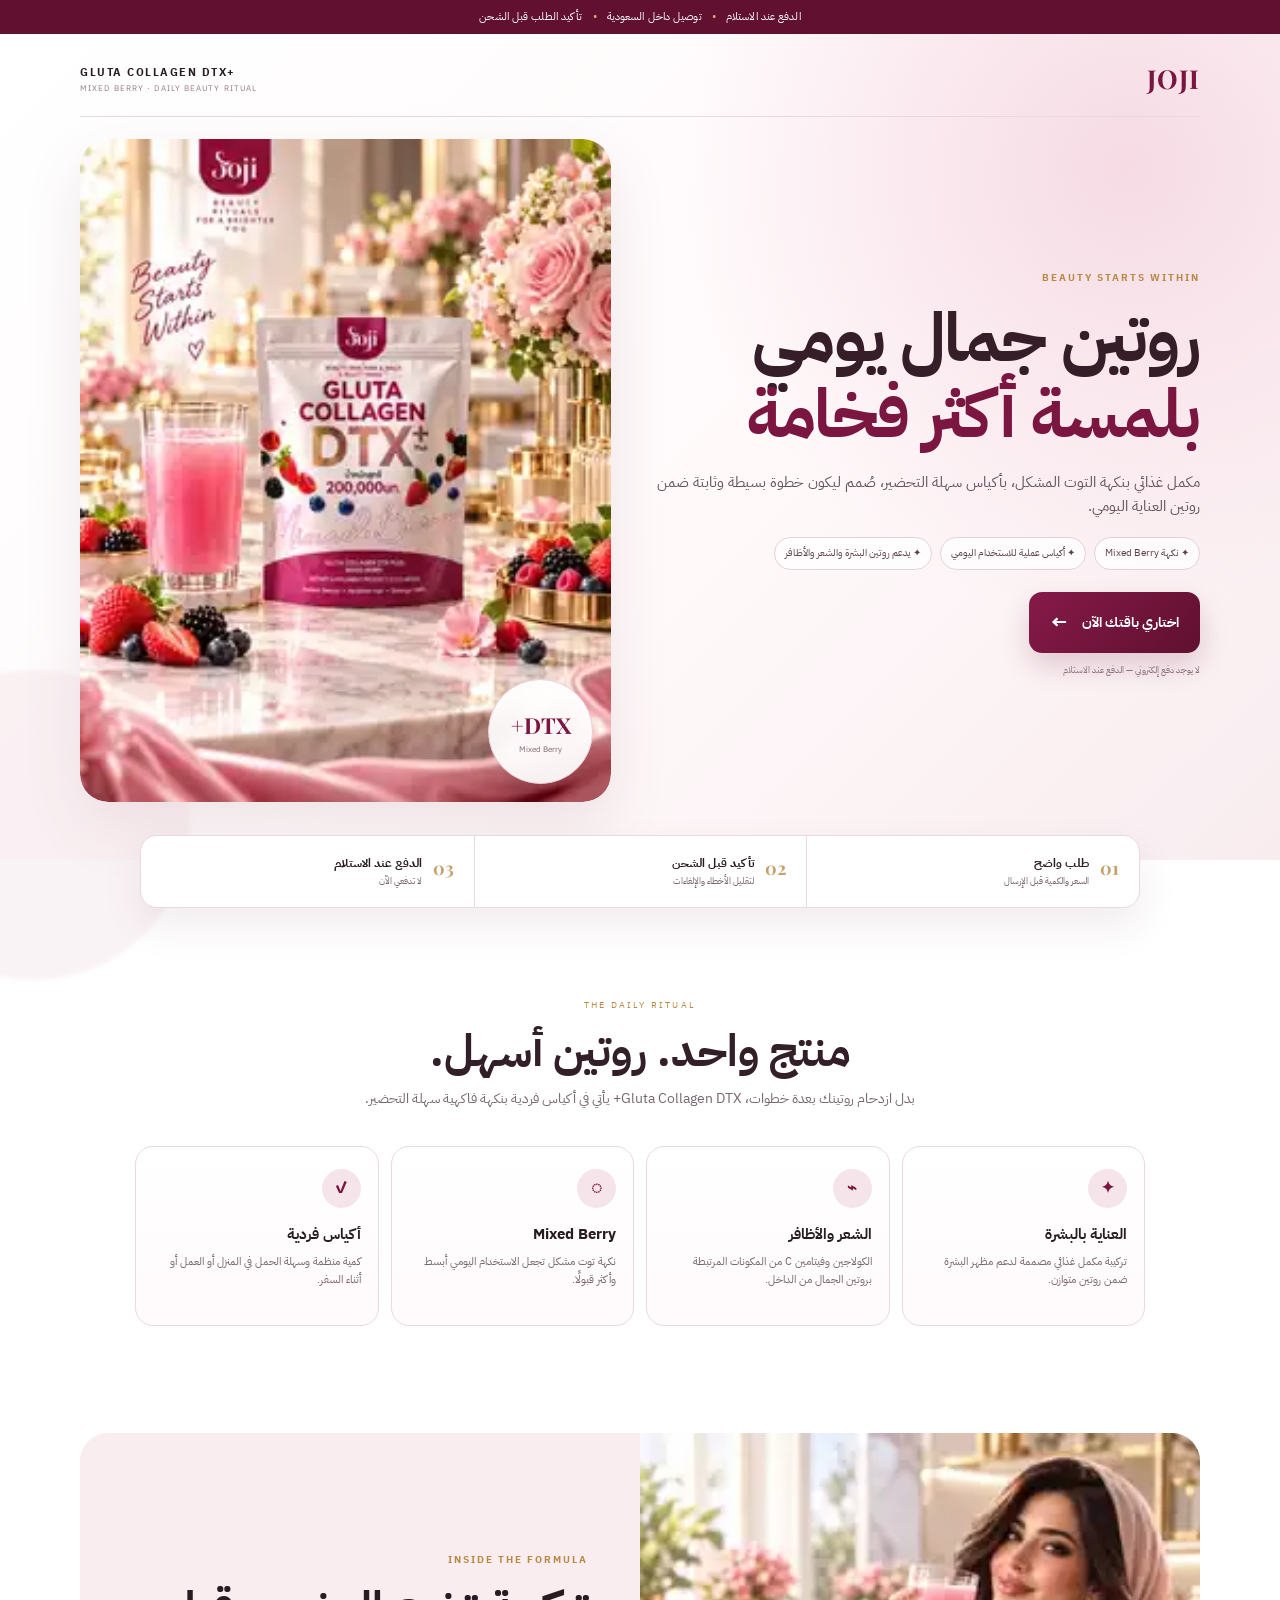
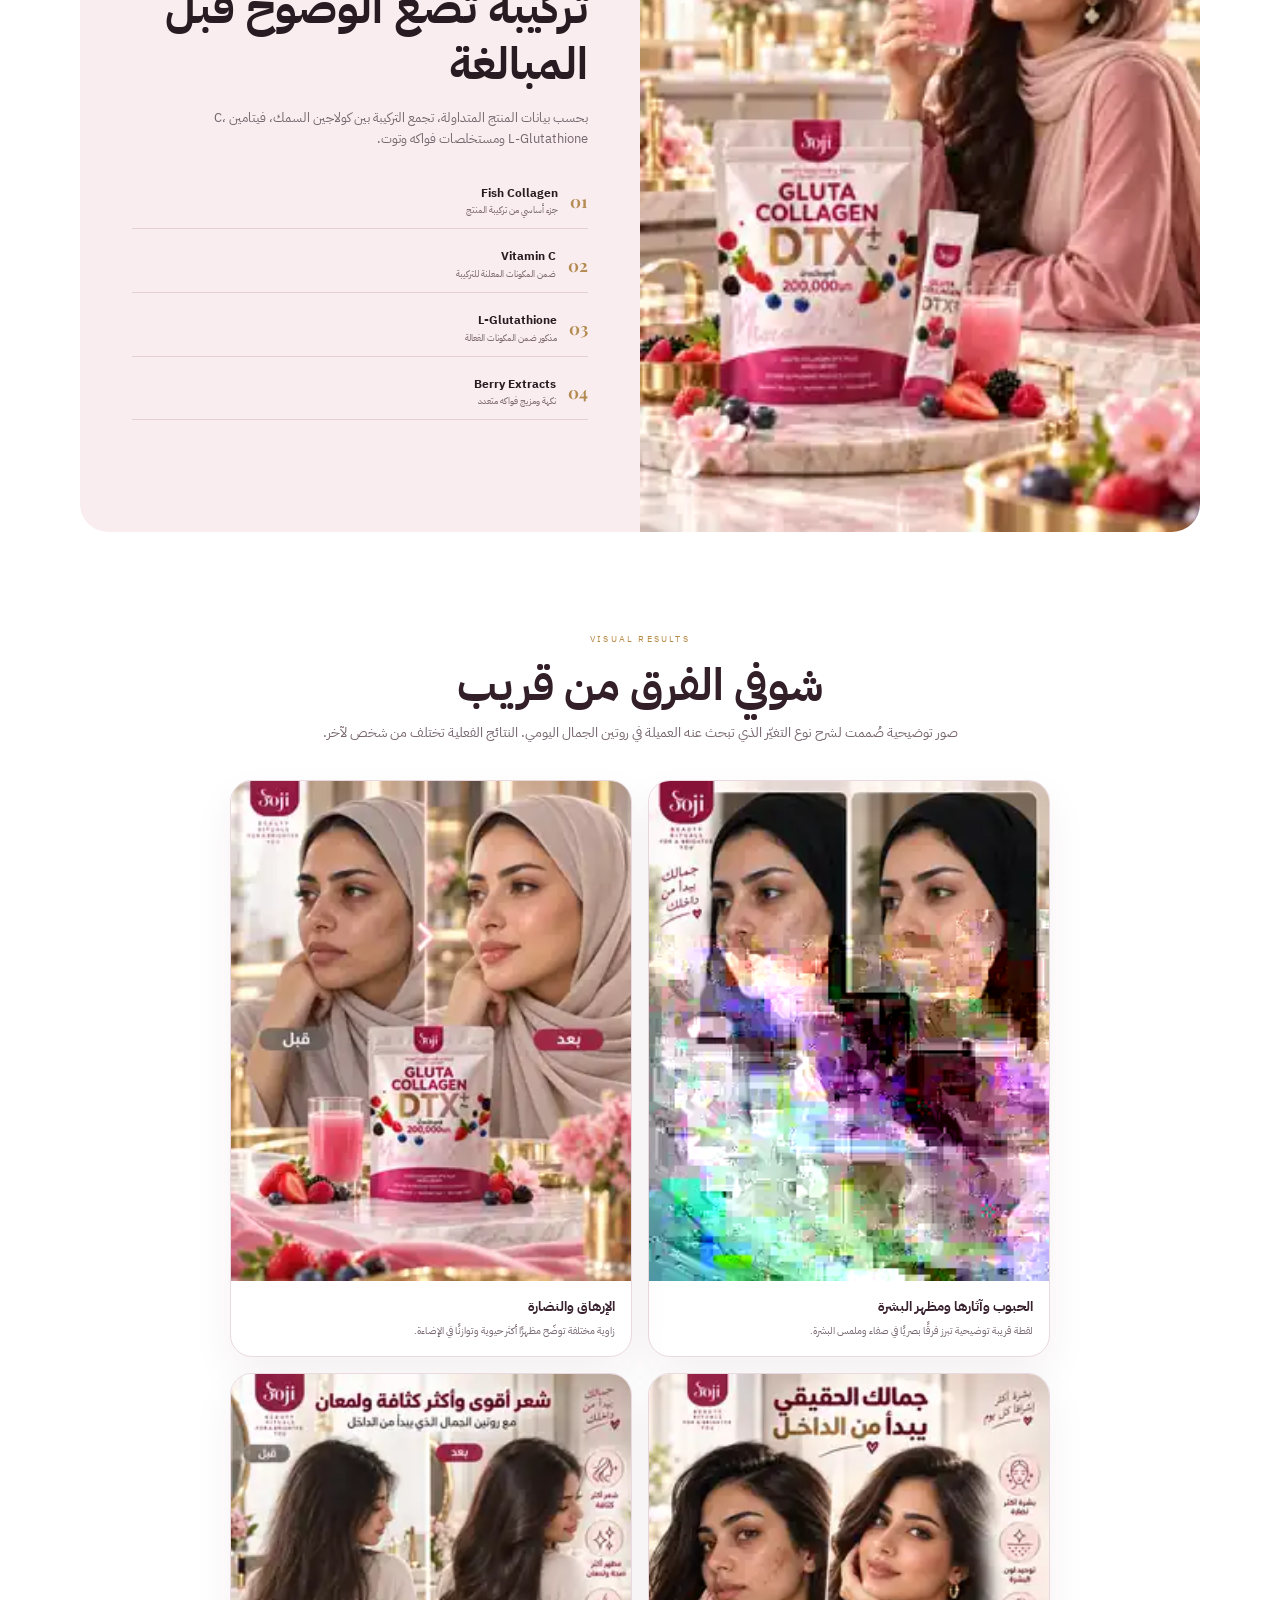
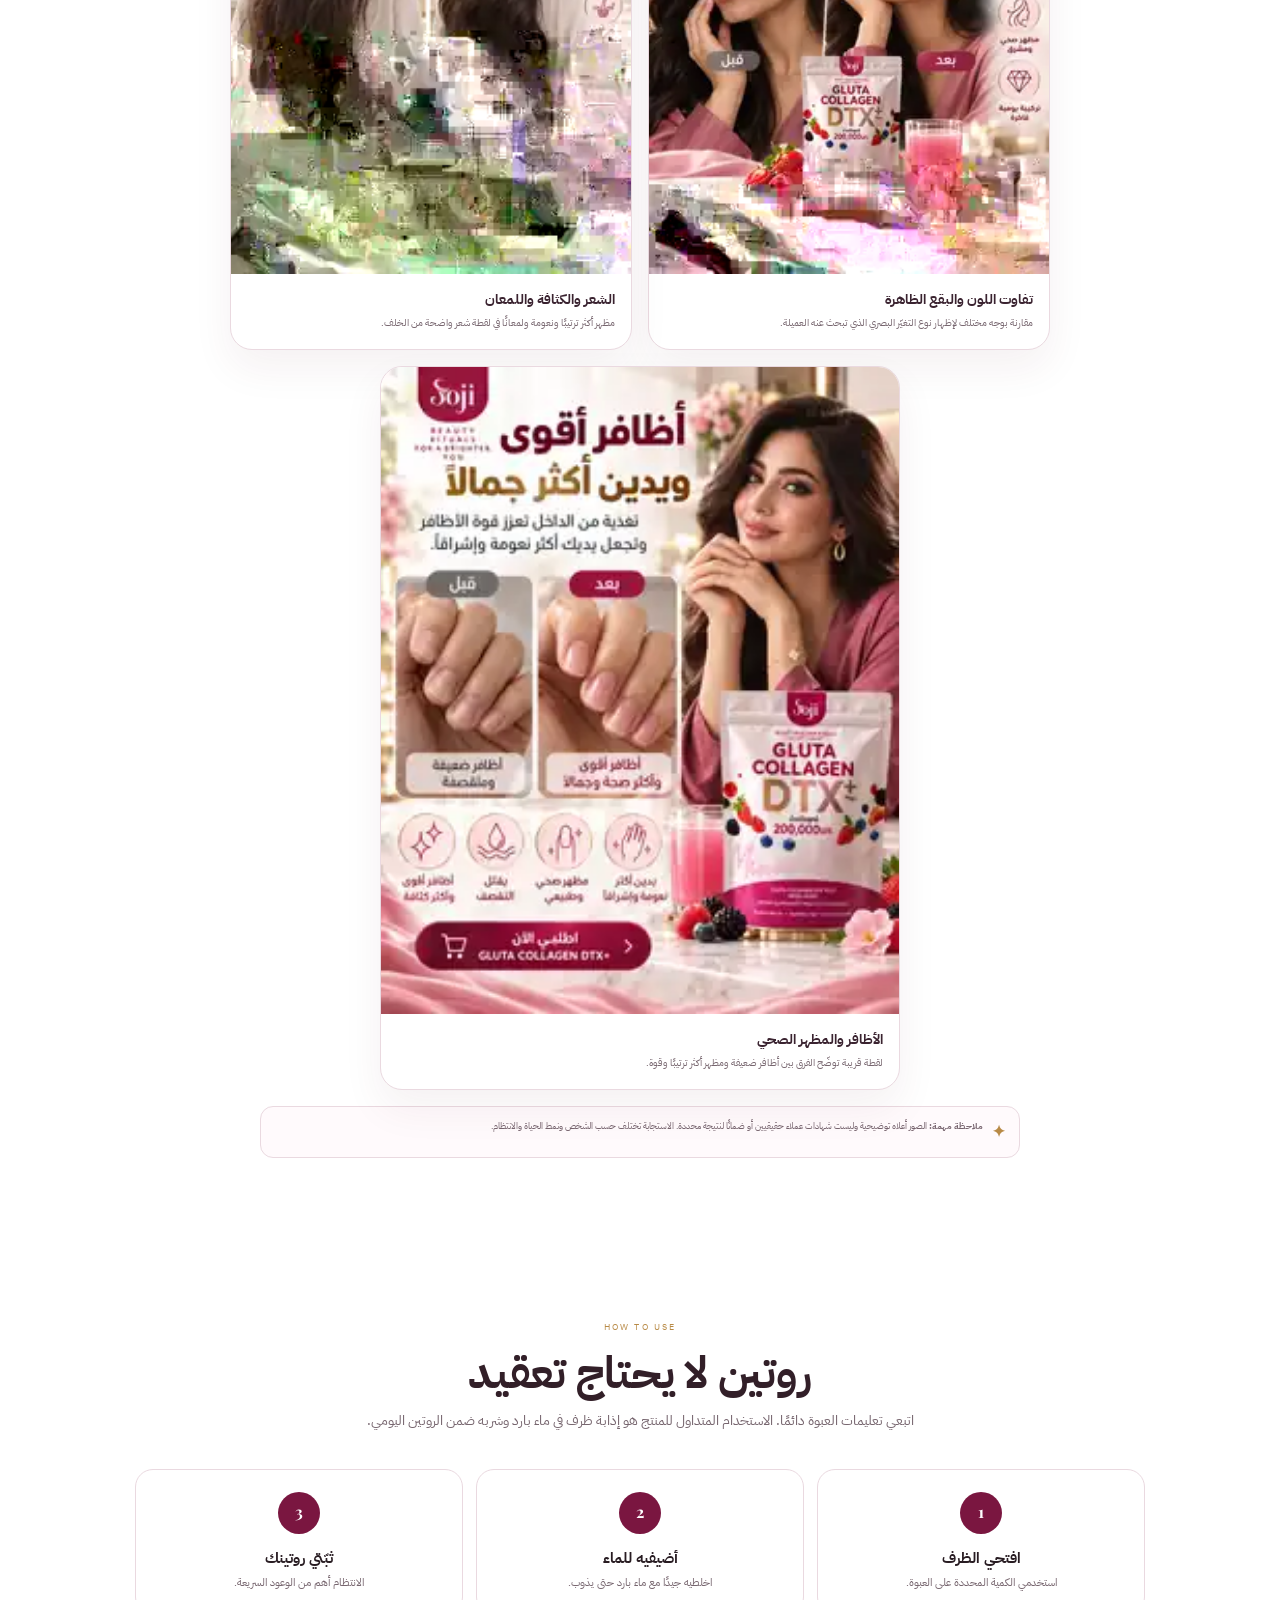
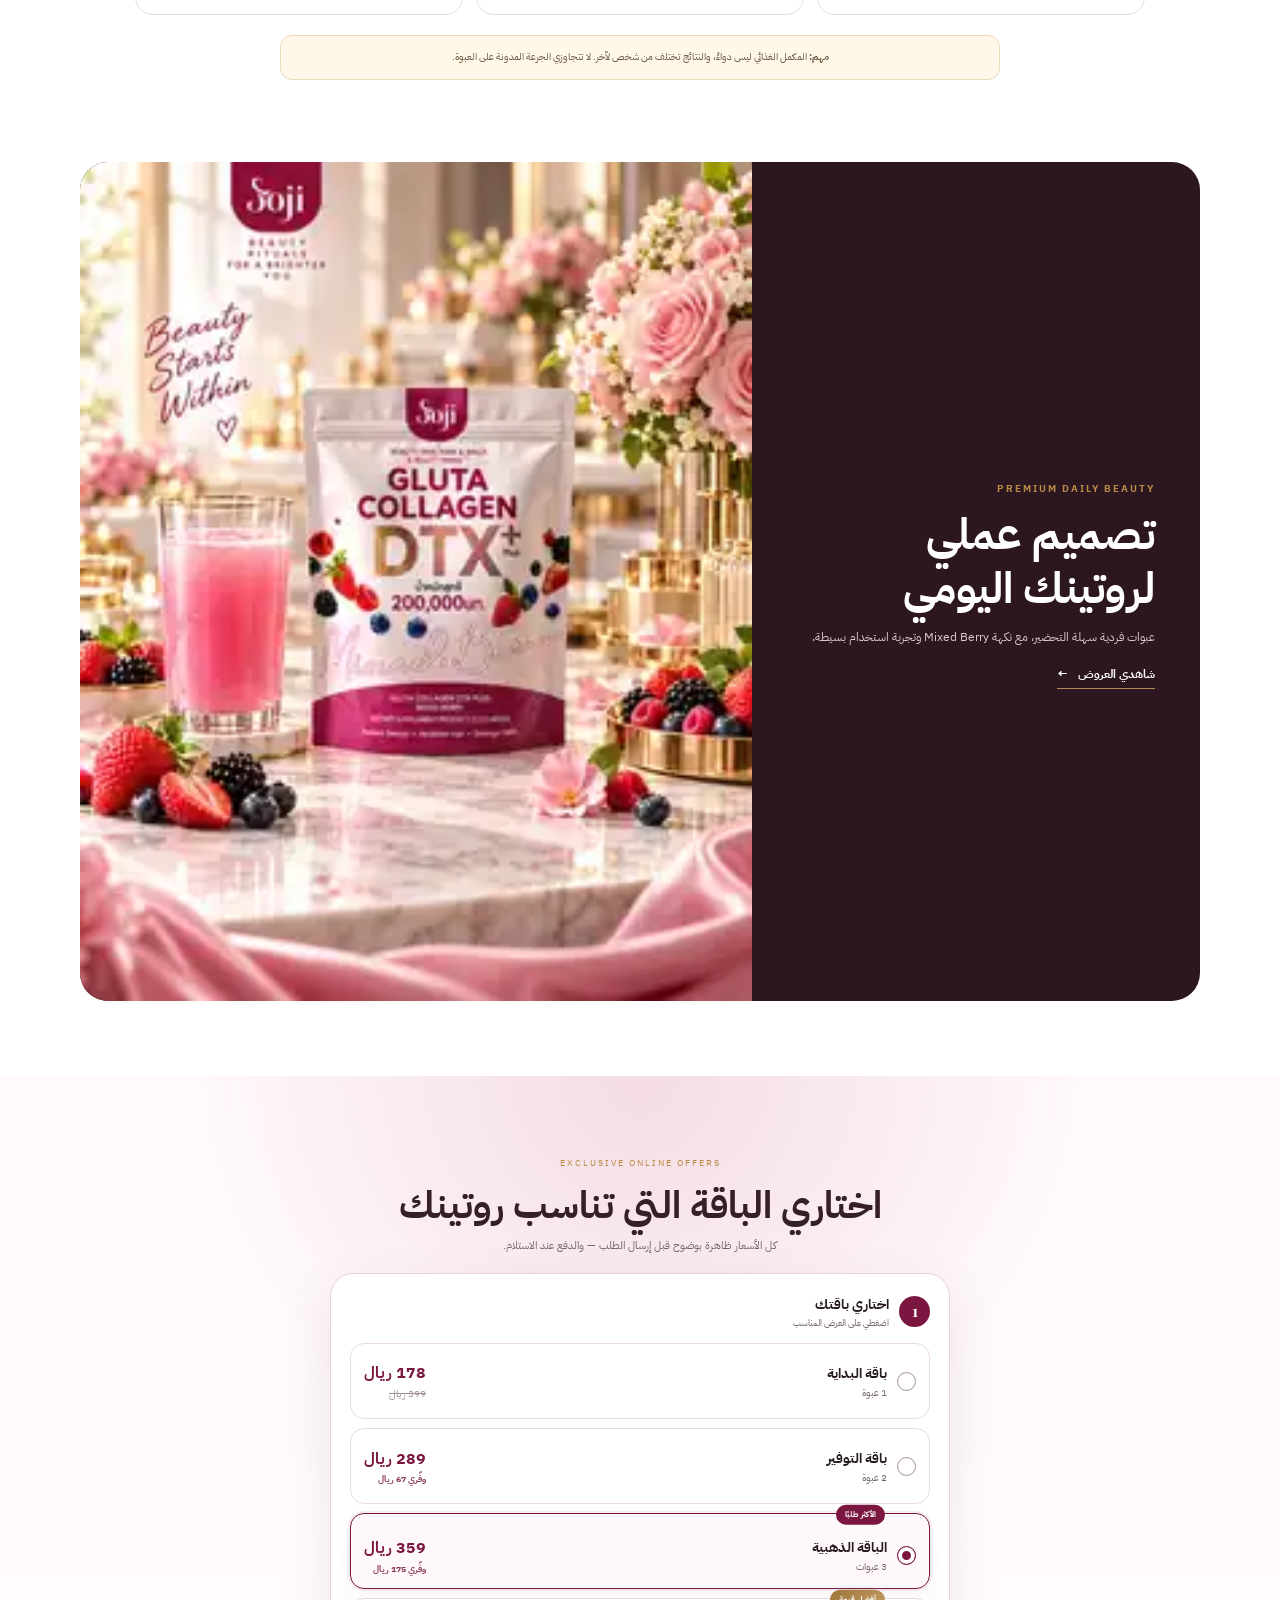
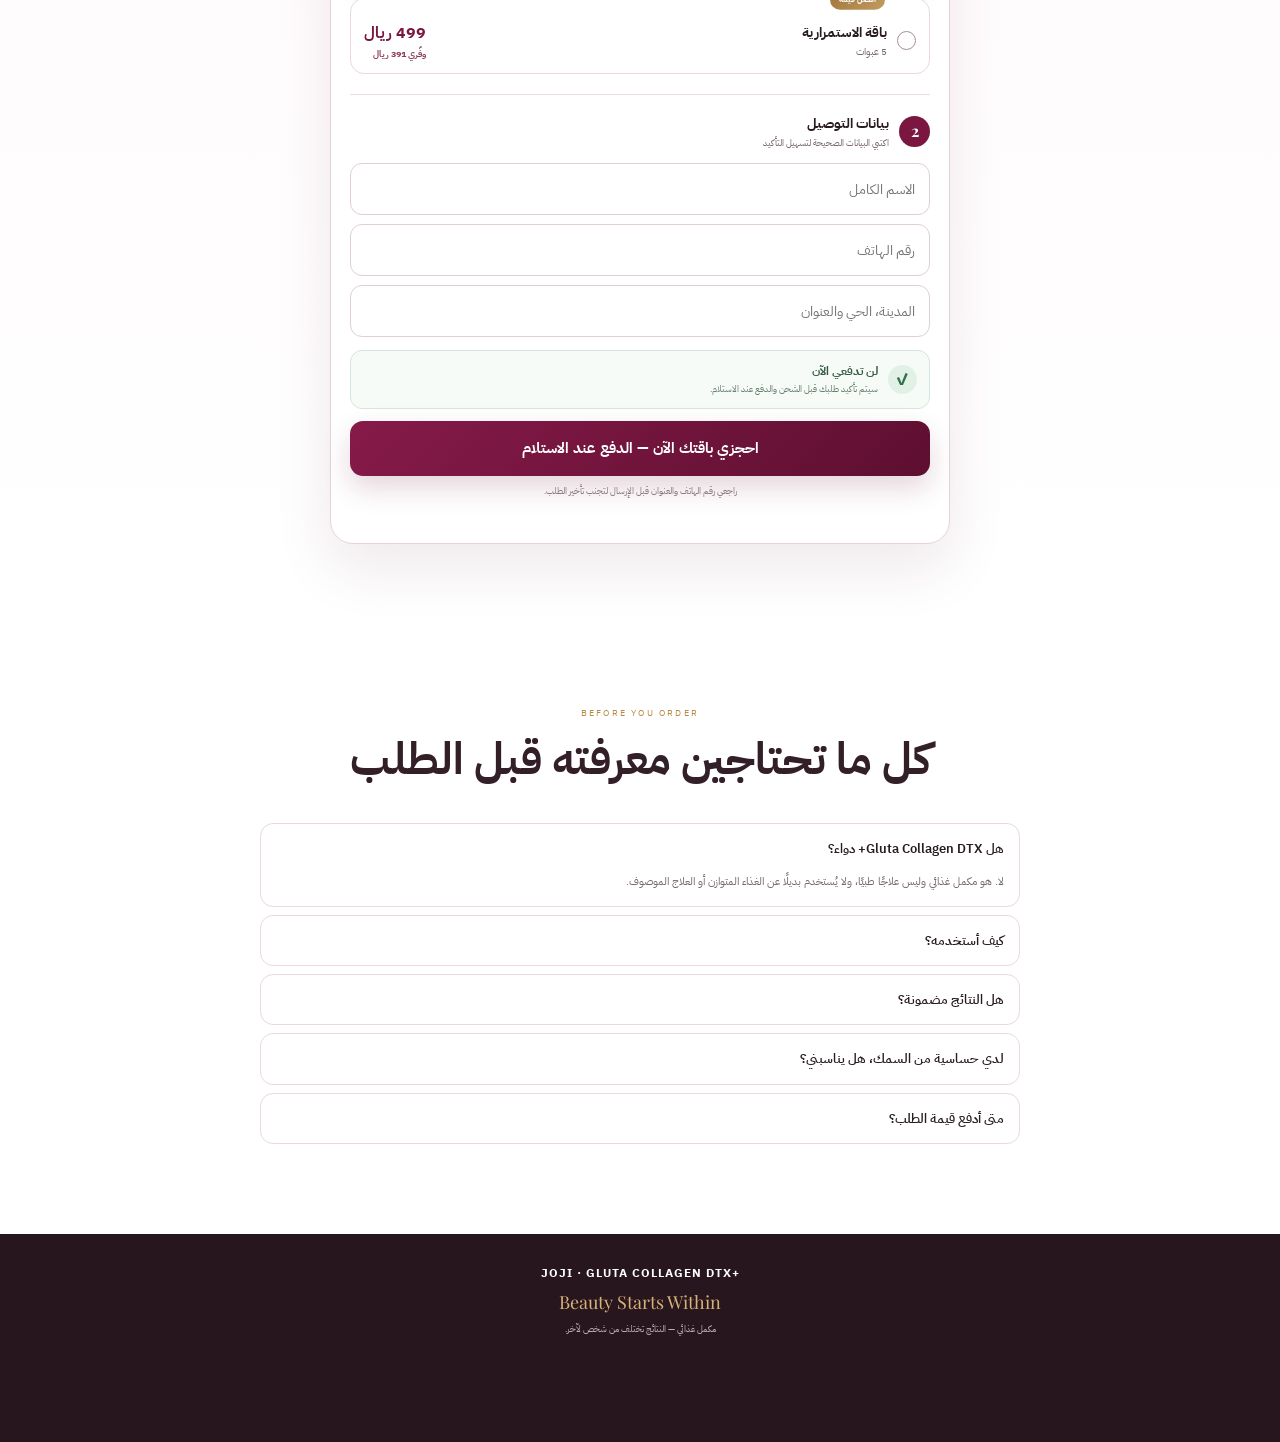
<file: gluta-collagen-dtx/index.html>
<!doctype html>
<html lang="ar" dir="rtl">
<head>
  <meta charset="utf-8">
  <meta name="viewport" content="width=device-width,initial-scale=1,viewport-fit=cover">
  <meta name="theme-color" content="#76163f">
  <meta name="description" content="JOJI Gluta Collagen DTX+ Mixed Berry — روتين يومي سهل مع الدفع عند الاستلام داخل السعودية.">
  <title>Gluta Collagen DTX+ | Beauty Starts Within</title>
  <link rel="preconnect" href="https://fonts.googleapis.com">
  <link rel="preconnect" href="https://fonts.gstatic.com" crossorigin>
  <link rel="preconnect" href="https://www.hoorbeaute.com">
  <link href="https://fonts.googleapis.com/css2?family=IBM+Plex+Sans+Arabic:wght@400;500;600;700&family=Playfair+Display:wght@600;700&display=swap" rel="stylesheet">
  <link rel="stylesheet" href="styles.css?v=3">
</head>
<body>
  <div class="topbar">الدفع عند الاستلام <i>•</i> توصيل داخل السعودية <i>•</i> تأكيد الطلب قبل الشحن</div>

  <main>
    <section class="hero">
      <div class="brand-row">
        <div class="brand-mark">JOJI</div>
        <div class="brand-copy"><b>GLUTA COLLAGEN DTX+</b><span>MIXED BERRY · DAILY BEAUTY RITUAL</span></div>
      </div>

      <div class="hero-grid">
        <div class="hero-copy">
          <span class="eyebrow">BEAUTY STARTS WITHIN</span>
          <h1>روتين جمال يومي<br><em>بلمسة أكثر فخامة</em></h1>
          <p>مكمل غذائي بنكهة التوت المشكل، بأكياس سهلة التحضير، صُمم ليكون خطوة بسيطة وثابتة ضمن روتين العناية اليومي.</p>

          <div class="hero-points">
            <span>✦ نكهة Mixed Berry</span>
            <span>✦ أكياس عملية للاستخدام اليومي</span>
            <span>✦ يدعم روتين البشرة والشعر والأظافر</span>
          </div>

          <a class="primary-cta" href="#order">اختاري باقتك الآن <b>←</b></a>
          <small class="hero-note">لا يوجد دفع إلكتروني — الدفع عند الاستلام</small>
        </div>

        <div class="hero-visual">
          <div class="glow"></div>
          <img src="assets/generated-product-hero.webp?v=3" alt="JOJI Gluta Collagen DTX Plus Mixed Berry" fetchpriority="high">
          <div class="visual-badge"><b>DTX+</b><span>Mixed Berry</span></div>
        </div>
      </div>
    </section>

    <section class="confidence-strip" aria-label="مزايا تجربة الطلب">
      <div><b>01</b><span><strong>طلب واضح</strong><small>السعر والكمية قبل الإرسال</small></span></div>
      <div><b>02</b><span><strong>تأكيد قبل الشحن</strong><small>لتقليل الأخطاء والإلغاءات</small></span></div>
      <div><b>03</b><span><strong>الدفع عند الاستلام</strong><small>لا تدفعي الآن</small></span></div>
    </section>

    <section class="story section">
      <div class="section-head">
        <span>THE DAILY RITUAL</span>
        <h2>منتج واحد. روتين أسهل.</h2>
        <p>بدل ازدحام روتينك بعدة خطوات، Gluta Collagen DTX+ يأتي في أكياس فردية بنكهة فاكهية سهلة التحضير.</p>
      </div>

      <div class="benefit-grid">
        <article><i>✦</i><h3>العناية بالبشرة</h3><p>تركيبة مكمل غذائي مصممة لدعم مظهر البشرة ضمن روتين متوازن.</p></article>
        <article><i>⌁</i><h3>الشعر والأظافر</h3><p>الكولاجين وفيتامين C من المكونات المرتبطة بروتين الجمال من الداخل.</p></article>
        <article><i>◌</i><h3>Mixed Berry</h3><p>نكهة توت مشكل تجعل الاستخدام اليومي أبسط وأكثر قبولًا.</p></article>
        <article><i>✓</i><h3>أكياس فردية</h3><p>كمية منظمة وسهلة الحمل في المنزل أو العمل أو أثناء السفر.</p></article>
      </div>
    </section>

    <section class="formula">
      <div class="formula-image">
        <img src="assets/generated-lifestyle.webp?v=3" alt="Gluta Collagen DTX مع مشروب التوت" loading="lazy">
      </div>
      <div class="formula-copy">
        <span class="eyebrow">INSIDE THE FORMULA</span>
        <h2>تركيبة تضع الوضوح قبل المبالغة</h2>
        <p>بحسب بيانات المنتج المتداولة، تجمع التركيبة بين كولاجين السمك، فيتامين C، L‑Glutathione ومستخلصات فواكه وتوت.</p>
        <div class="ingredient-list">
          <div><b>01</b><span><strong>Fish Collagen</strong><small>جزء أساسي من تركيبة المنتج</small></span></div>
          <div><b>02</b><span><strong>Vitamin C</strong><small>ضمن المكونات المعلنة للتركيبة</small></span></div>
          <div><b>03</b><span><strong>L‑Glutathione</strong><small>مذكور ضمن المكونات الفعالة</small></span></div>
          <div><b>04</b><span><strong>Berry Extracts</strong><small>نكهة ومزيج فواكه متعدد</small></span></div>
        </div>
      </div>
    </section>

    
    <section class="results-showcase section">
      <div class="section-head">
        <span>VISUAL RESULTS</span>
        <h2>شوفي الفرق من قريب</h2>
        <p>صور توضيحية صُممت لشرح نوع التغيّر الذي تبحث عنه العميلة في روتين الجمال اليومي. النتائج الفعلية تختلف من شخص لآخر.</p>
      </div>

      <div class="results-grid">
        <figure class="result-card">
          <img src="assets/generated-skin-result.webp?v=3" alt="مقارنة توضيحية قبل وبعد لمظهر البشرة والحبوب" loading="lazy" decoding="async">
          <figcaption>
            <b>الحبوب وآثارها ومظهر البشرة</b>
            <span>لقطة قريبة توضيحية تبرز فرقًا بصريًا في صفاء وملمس البشرة.</span>
          </figcaption>
        </figure>

        <figure class="result-card">
          <img src="assets/generated-skin-result-2.webp?v=3" alt="مقارنة توضيحية قبل وبعد لنضارة البشرة" loading="lazy" decoding="async">
          <figcaption>
            <b>الإرهاق والنضارة</b>
            <span>زاوية مختلفة توضّح مظهرًا أكثر حيوية وتوازنًا في الإضاءة.</span>
          </figcaption>
        </figure>

        <figure class="result-card">
          <img src="assets/generated-skin-result-3.webp?v=3" alt="مقارنة توضيحية قبل وبعد لتوحيد مظهر البشرة" loading="lazy" decoding="async">
          <figcaption>
            <b>تفاوت اللون والبقع الظاهرة</b>
            <span>مقارنة بوجه مختلف لإظهار نوع التغيّر البصري الذي تبحث عنه العميلة.</span>
          </figcaption>
        </figure>

        <figure class="result-card">
          <img src="assets/generated-hair-result.webp?v=3" alt="مقارنة توضيحية قبل وبعد لمظهر الشعر" loading="lazy" decoding="async">
          <figcaption>
            <b>الشعر والكثافة واللمعان</b>
            <span>مظهر أكثر ترتيبًا ونعومة ولمعانًا في لقطة شعر واضحة من الخلف.</span>
          </figcaption>
        </figure>

        <figure class="result-card result-card-wide">
          <img src="assets/generated-nails-result.webp?v=3" alt="مقارنة توضيحية قبل وبعد لمظهر الأظافر" loading="lazy" decoding="async">
          <figcaption>
            <b>الأظافر والمظهر الصحي</b>
            <span>لقطة قريبة توضّح الفرق بين أظافر ضعيفة ومظهر أكثر ترتيبًا وقوة.</span>
          </figcaption>
        </figure>
      </div>

      <div class="results-note">
        <span>✦</span>
        <p><b>ملاحظة مهمة:</b> الصور أعلاه توضيحية وليست شهادات عملاء حقيقيين أو ضمانًا لنتيجة محددة. الاستجابة تختلف حسب الشخص ونمط الحياة والانتظام.</p>
      </div>
    </section>

    <section class="ritual section">
      <div class="section-head">
        <span>HOW TO USE</span>
        <h2>روتين لا يحتاج تعقيد</h2>
        <p>اتبعي تعليمات العبوة دائمًا. الاستخدام المتداول للمنتج هو إذابة ظرف في ماء بارد وشربه ضمن الروتين اليومي.</p>
      </div>
      <div class="steps">
        <div><b>1</b><h3>افتحي الظرف</h3><p>استخدمي الكمية المحددة على العبوة.</p></div>
        <div><b>2</b><h3>أضيفيه للماء</h3><p>اخلطيه جيدًا مع ماء بارد حتى يذوب.</p></div>
        <div><b>3</b><h3>ثبّتي روتينك</h3><p>الانتظام أهم من الوعود السريعة.</p></div>
      </div>
      <div class="reality-note"><strong>مهم:</strong> المكمل الغذائي ليس دواءً، والنتائج تختلف من شخص لآخر. لا تتجاوزي الجرعة المدونة على العبوة.</div>
    </section>

    <section class="product-scene">
      <div>
        <span class="eyebrow">PREMIUM DAILY BEAUTY</span>
        <h2>تصميم عملي لروتينك اليومي</h2>
        <p>عبوات فردية سهلة التحضير، مع نكهة Mixed Berry وتجربة استخدام بسيطة.</p>
        <a href="#order">شاهدي العروض <b>←</b></a>
      </div>
      <img src="assets/generated-product-hero.webp?v=3" alt="Gluta Collagen DTX Plus في عرض فاخر" loading="lazy">
    </section>

    <section class="order-section" id="order">
      <div class="order-wrap">
        <div class="order-heading">
          <span>EXCLUSIVE ONLINE OFFERS</span>
          <h2>اختاري الباقة التي تناسب روتينك</h2>
          <p>كل الأسعار ظاهرة بوضوح قبل إرسال الطلب — والدفع عند الاستلام.</p>
        </div>

        <form id="order-form" class="order-card">
          <div class="step-head"><b>1</b><span><strong>اختاري باقتك</strong><small>اضغطي على العرض المناسب</small></span></div>

          <fieldset class="offers">
            <legend class="visually-hidden">اختاري العرض</legend>

            <label class="offer">
              <input type="radio" name="offer" value="1">
              <span class="radio-ui"></span>
              <span class="offer-info"><strong>باقة البداية</strong><small>1 عبوة</small></span>
              <span class="offer-price"><b>178 ريال</b><del>399 ريال</del></span>
            </label>

            <label class="offer">
              <input type="radio" name="offer" value="2">
              <span class="radio-ui"></span>
              <span class="offer-info"><strong>باقة التوفير</strong><small>2 عبوة</small></span>
              <span class="offer-price"><b>289 ريال</b><small>وفّري 67 ريال</small></span>
            </label>

            <label class="offer featured">
              <input type="radio" name="offer" value="3" checked>
              <span class="badge">الأكثر طلبًا</span>
              <span class="radio-ui"></span>
              <span class="offer-info"><strong>الباقة الذهبية</strong><small>3 عبوات</small></span>
              <span class="offer-price"><b>359 ريال</b><small>وفّري 175 ريال</small></span>
            </label>

            <label class="offer value">
              <input type="radio" name="offer" value="5">
              <span class="badge">أفضل قيمة</span>
              <span class="radio-ui"></span>
              <span class="offer-info"><strong>باقة الاستمرارية</strong><small>5 عبوات</small></span>
              <span class="offer-price"><b>499 ريال</b><small>وفّري 391 ريال</small></span>
            </label>
          </fieldset>

          <div class="order-divider"></div>

          <div class="step-head"><b>2</b><span><strong>بيانات التوصيل</strong><small>اكتبي البيانات الصحيحة لتسهيل التأكيد</small></span></div>
          <div class="fields">
            <label><span class="visually-hidden">الاسم الكامل</span><input name="name" autocomplete="name" placeholder="الاسم الكامل" required minlength="2"></label>
            <label><span class="visually-hidden">رقم الهاتف</span><input name="phone" type="tel" inputmode="tel" autocomplete="tel" placeholder="رقم الهاتف" required></label>
            <label><span class="visually-hidden">العنوان</span><input name="address" autocomplete="street-address" placeholder="المدينة، الحي والعنوان" required></label>
          </div>

          <div class="cod-box"><span>✓</span><div><b>لن تدفعي الآن</b><small>سيتم تأكيد طلبك قبل الشحن والدفع عند الاستلام.</small></div></div>
          <button class="submit" type="submit">احجزي باقتك الآن — الدفع عند الاستلام</button>
          <p class="microcopy">راجعي رقم الهاتف والعنوان قبل الإرسال لتجنب تأخير الطلب.</p>
          <p id="form-message" class="form-message" role="status" aria-live="polite"></p>
        </form>
      </div>
    </section>

    <section class="faq section">
      <div class="section-head"><span>BEFORE YOU ORDER</span><h2>كل ما تحتاجين معرفته قبل الطلب</h2></div>
      <details open><summary>هل Gluta Collagen DTX+ دواء؟</summary><p>لا. هو مكمل غذائي وليس علاجًا طبيًا، ولا يُستخدم بديلًا عن الغذاء المتوازن أو العلاج الموصوف.</p></details>
      <details><summary>كيف أستخدمه؟</summary><p>اتبعي تعليمات العبوة. الاستخدام المتداول هو خلط ظرف مع ماء بارد مرة يوميًا وفق الجرعة المدونة على المنتج.</p></details>
      <details><summary>هل النتائج مضمونة؟</summary><p>لا توجد نتيجة واحدة مضمونة للجميع؛ الاستجابة تختلف حسب الشخص ونمط الحياة والانتظام.</p></details>
      <details><summary>لدي حساسية من السمك، هل يناسبني؟</summary><p>تجنبي المنتج إذا كانت لديك حساسية من السمك أو أحد مكوناته، واستشيري مختصًا عند وجود حالة صحية أو أدوية مستمرة.</p></details>
      <details><summary>متى أدفع قيمة الطلب؟</summary><p>الدفع عند الاستلام. بعد إرسال الطلب يتم التواصل لتأكيد البيانات قبل الشحن.</p></details>
    </section>
  </main>

  <footer><b>JOJI · GLUTA COLLAGEN DTX+</b><span>Beauty Starts Within</span><small>مكمل غذائي — النتائج تختلف من شخص لآخر.</small></footer>

  <a class="sticky-order" href="#order"><span>اختاري باقتك واستفيدي من التوفير</span><b>↓</b></a>
  <script src="app.js?v=2" defer></script>
</body>
</html>
</file>
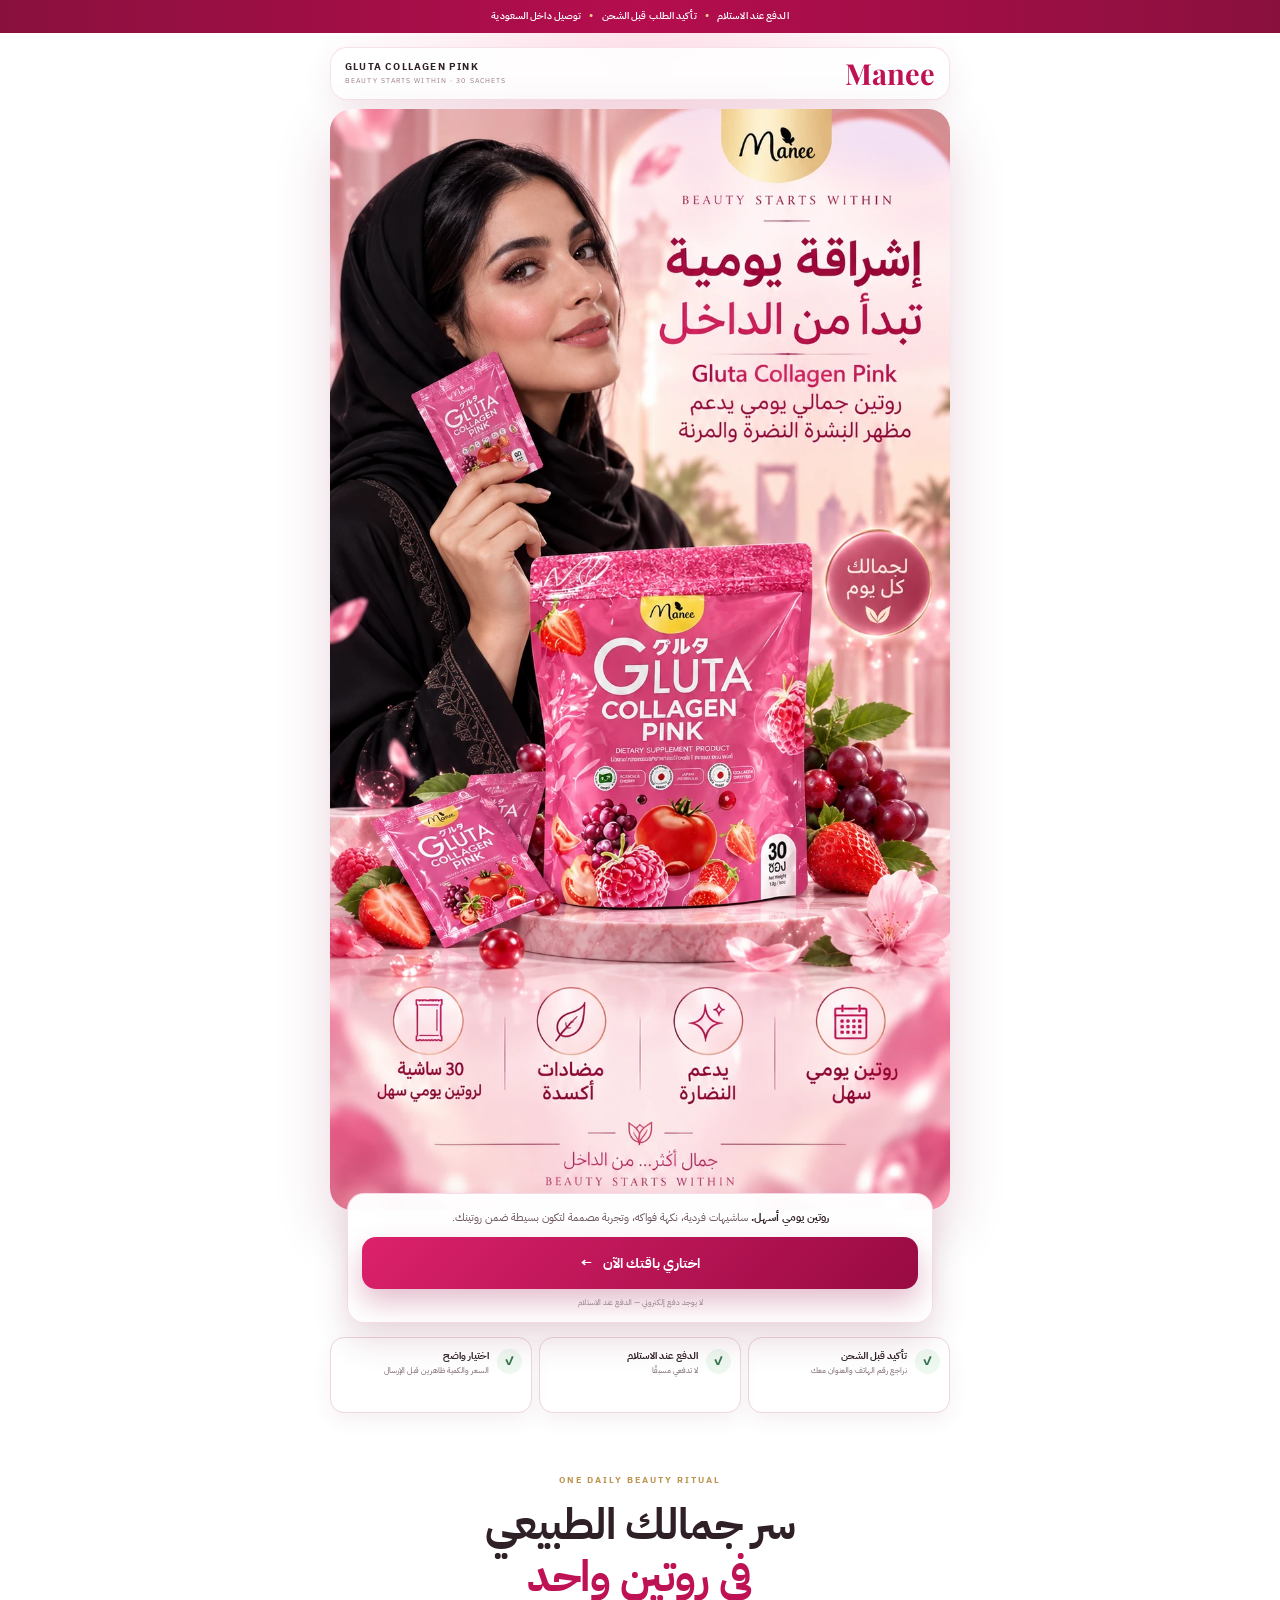
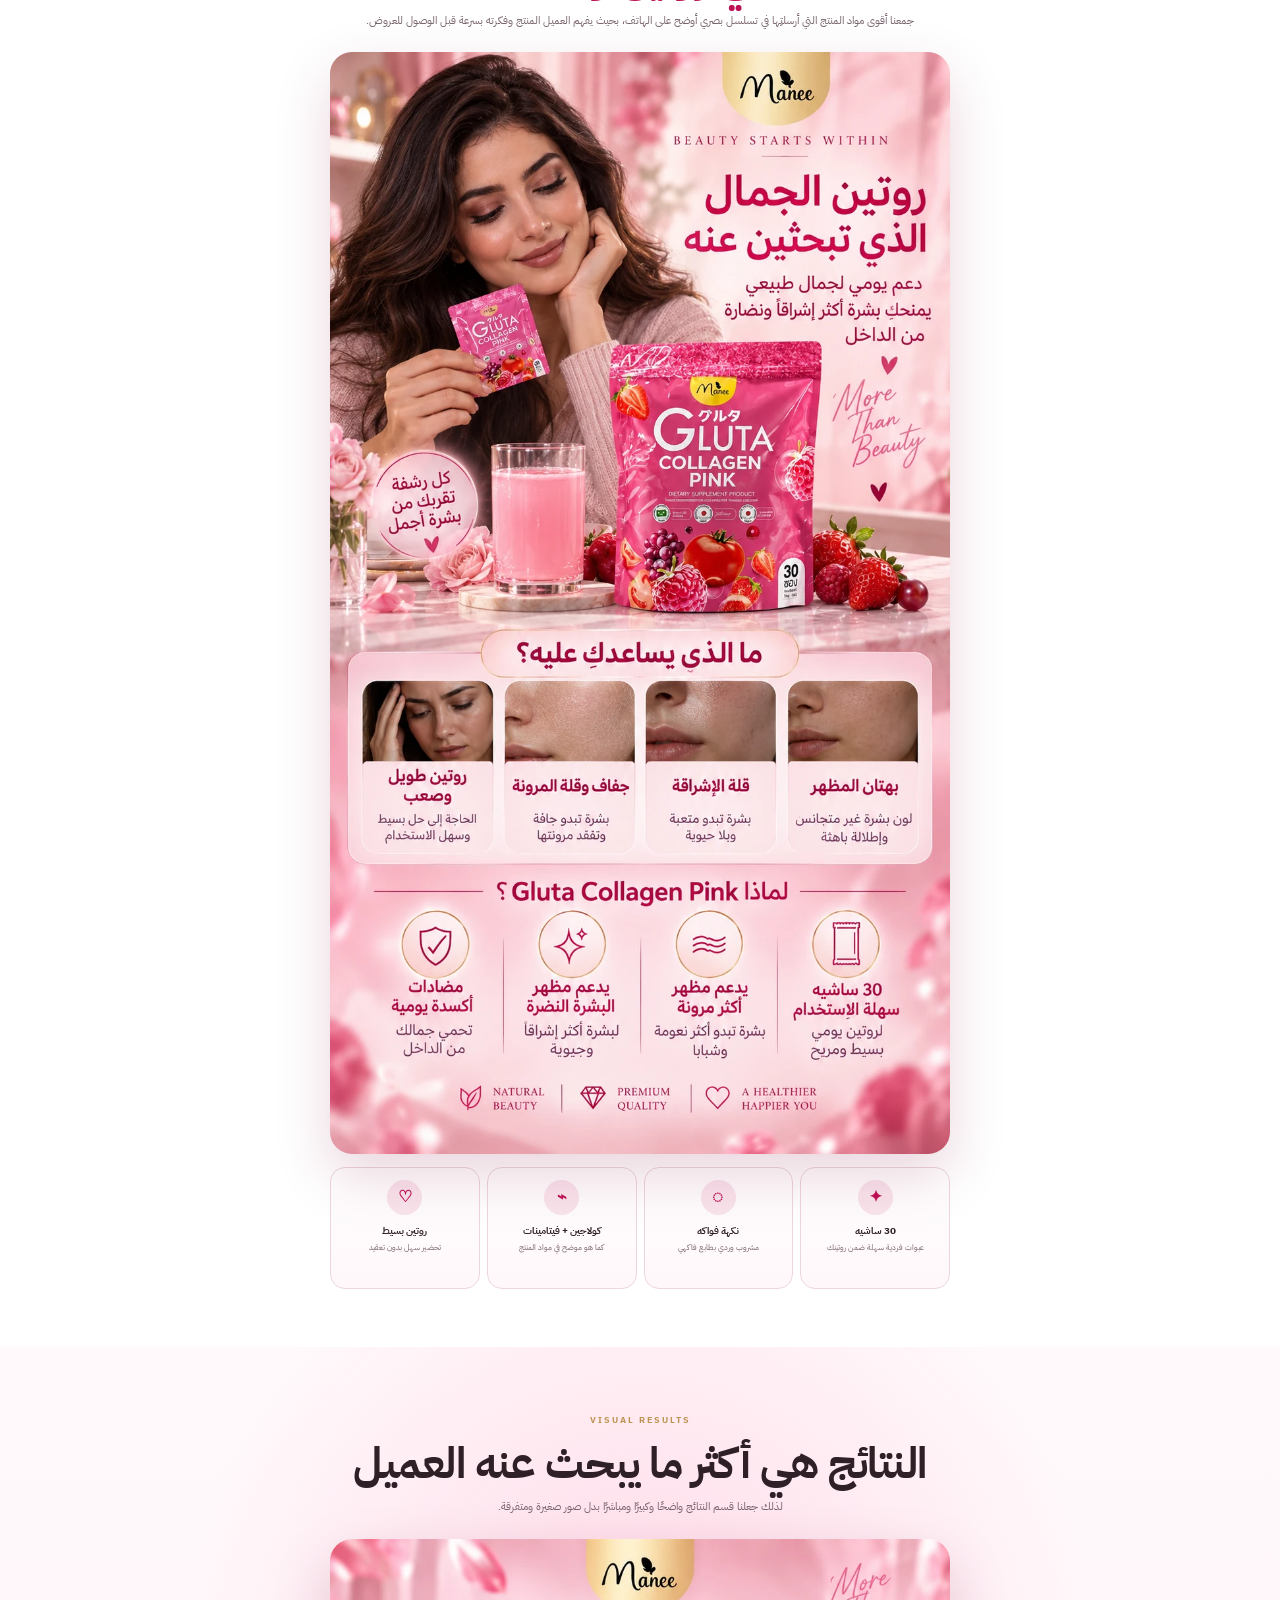
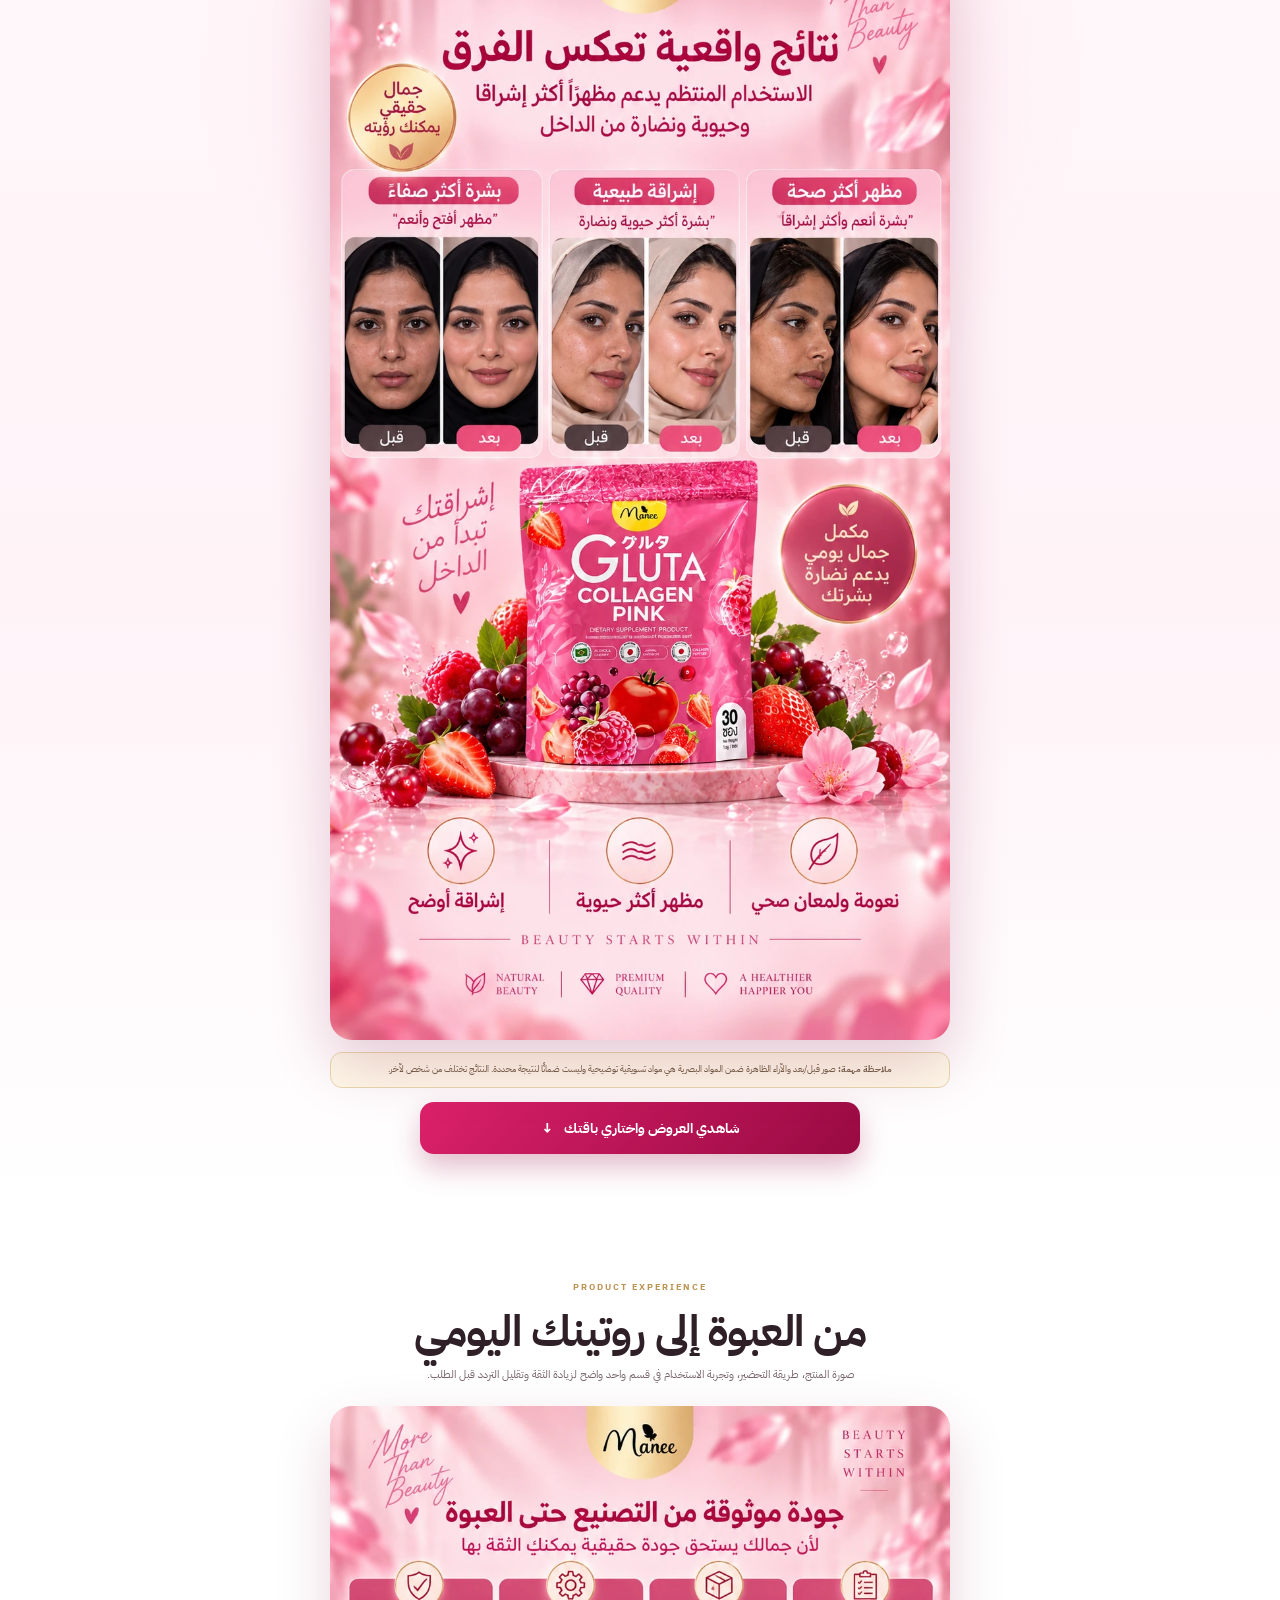
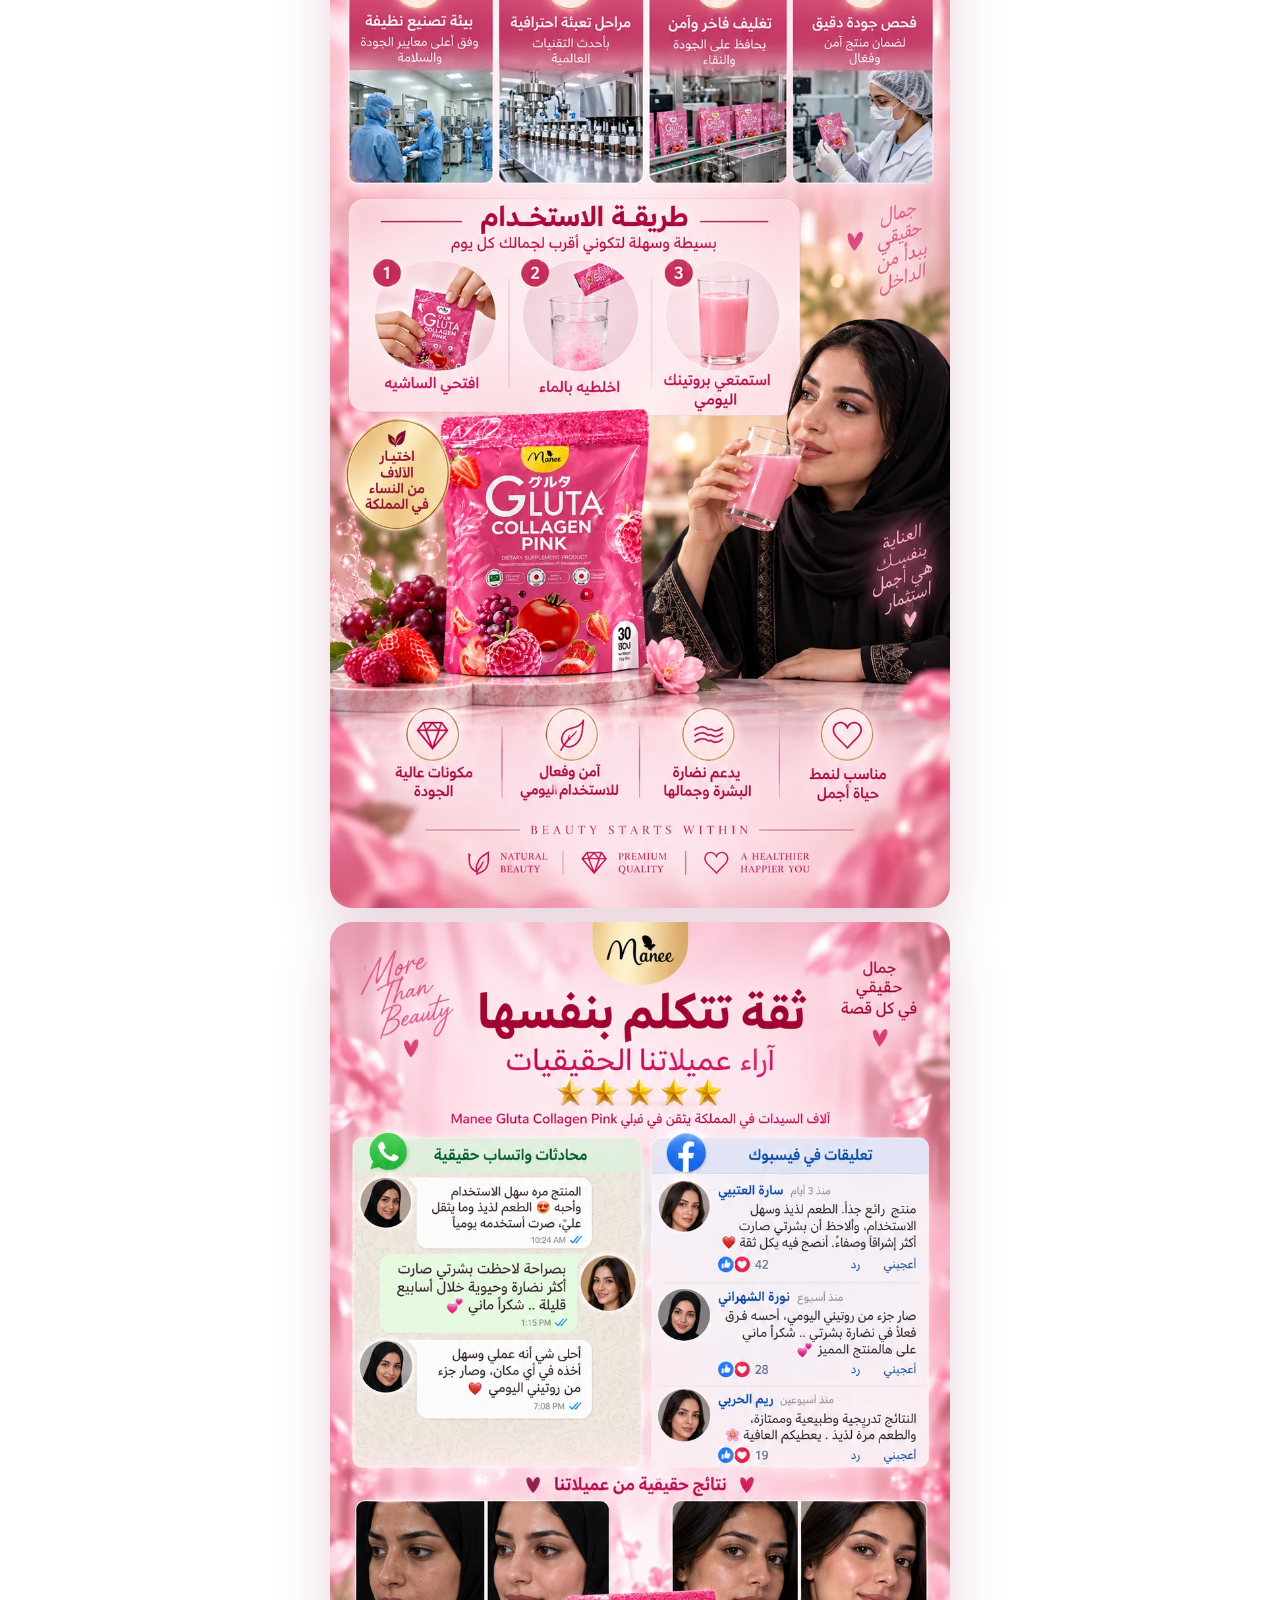
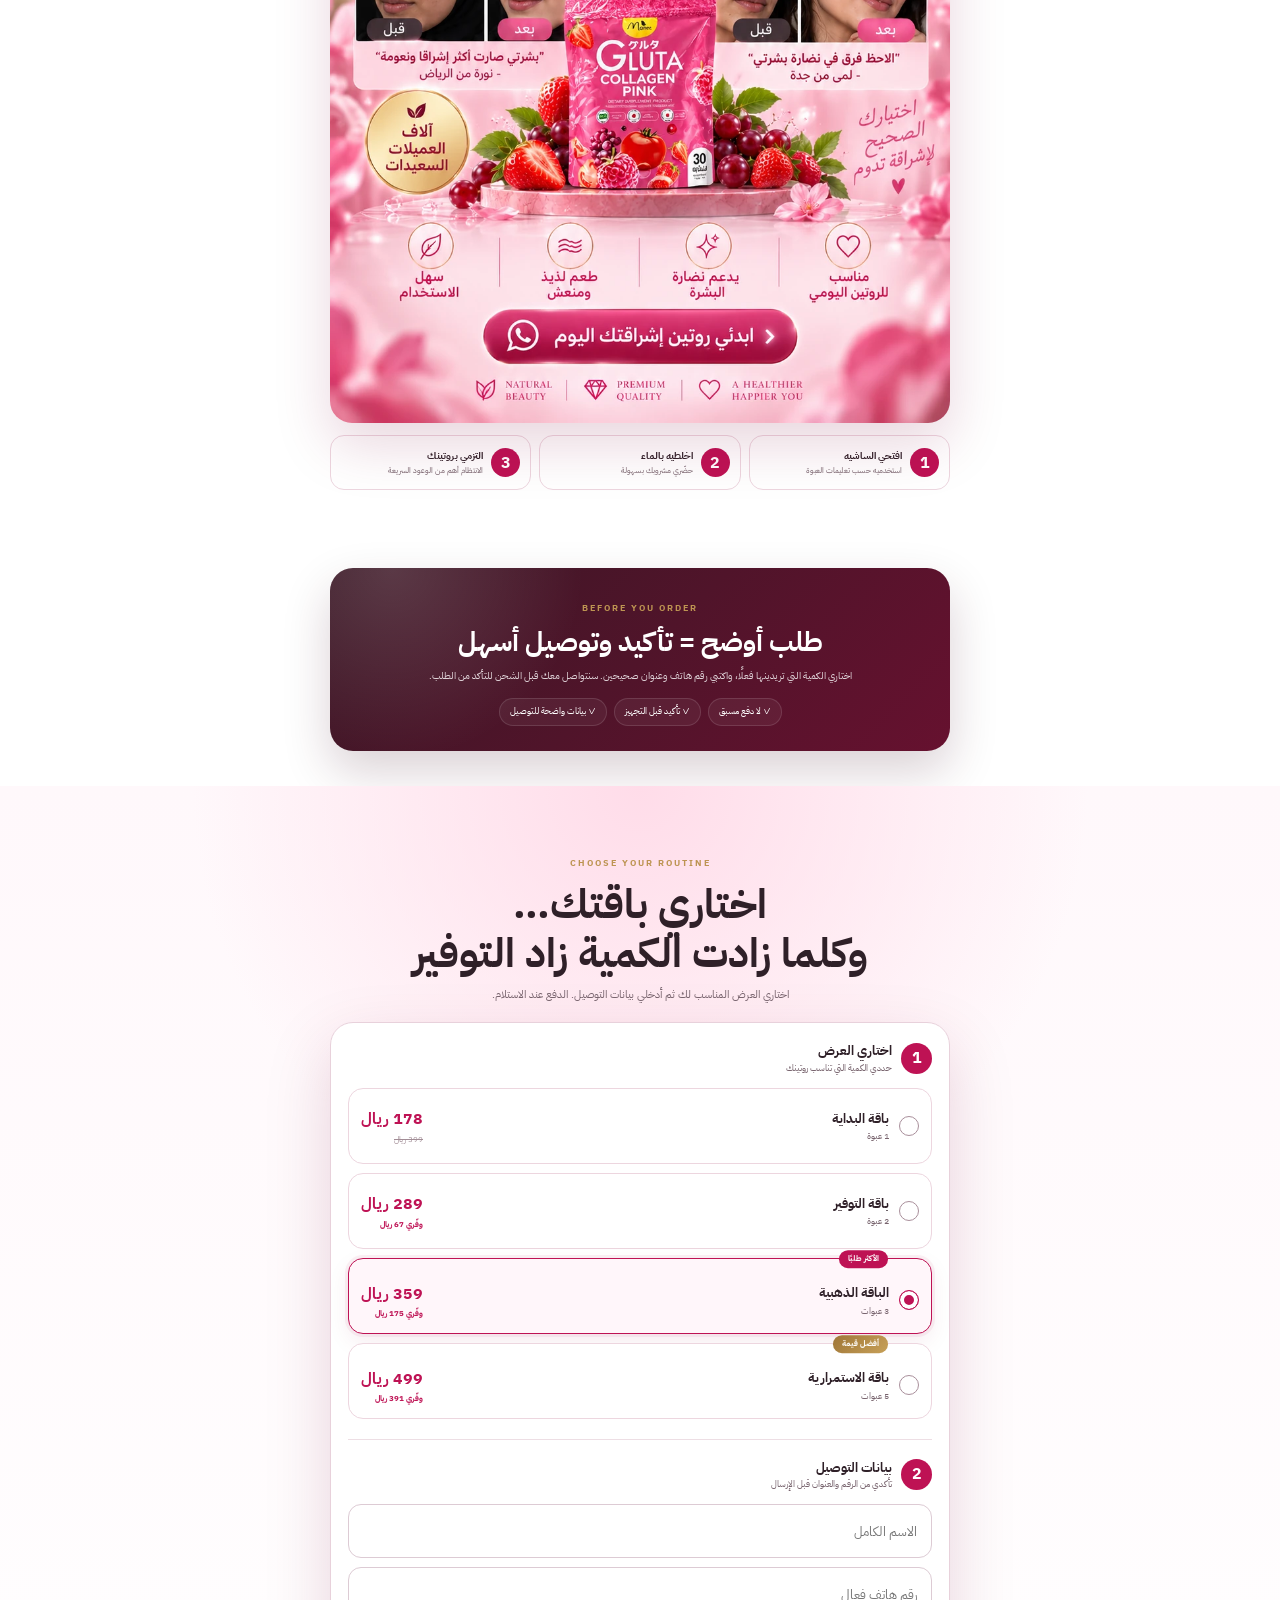
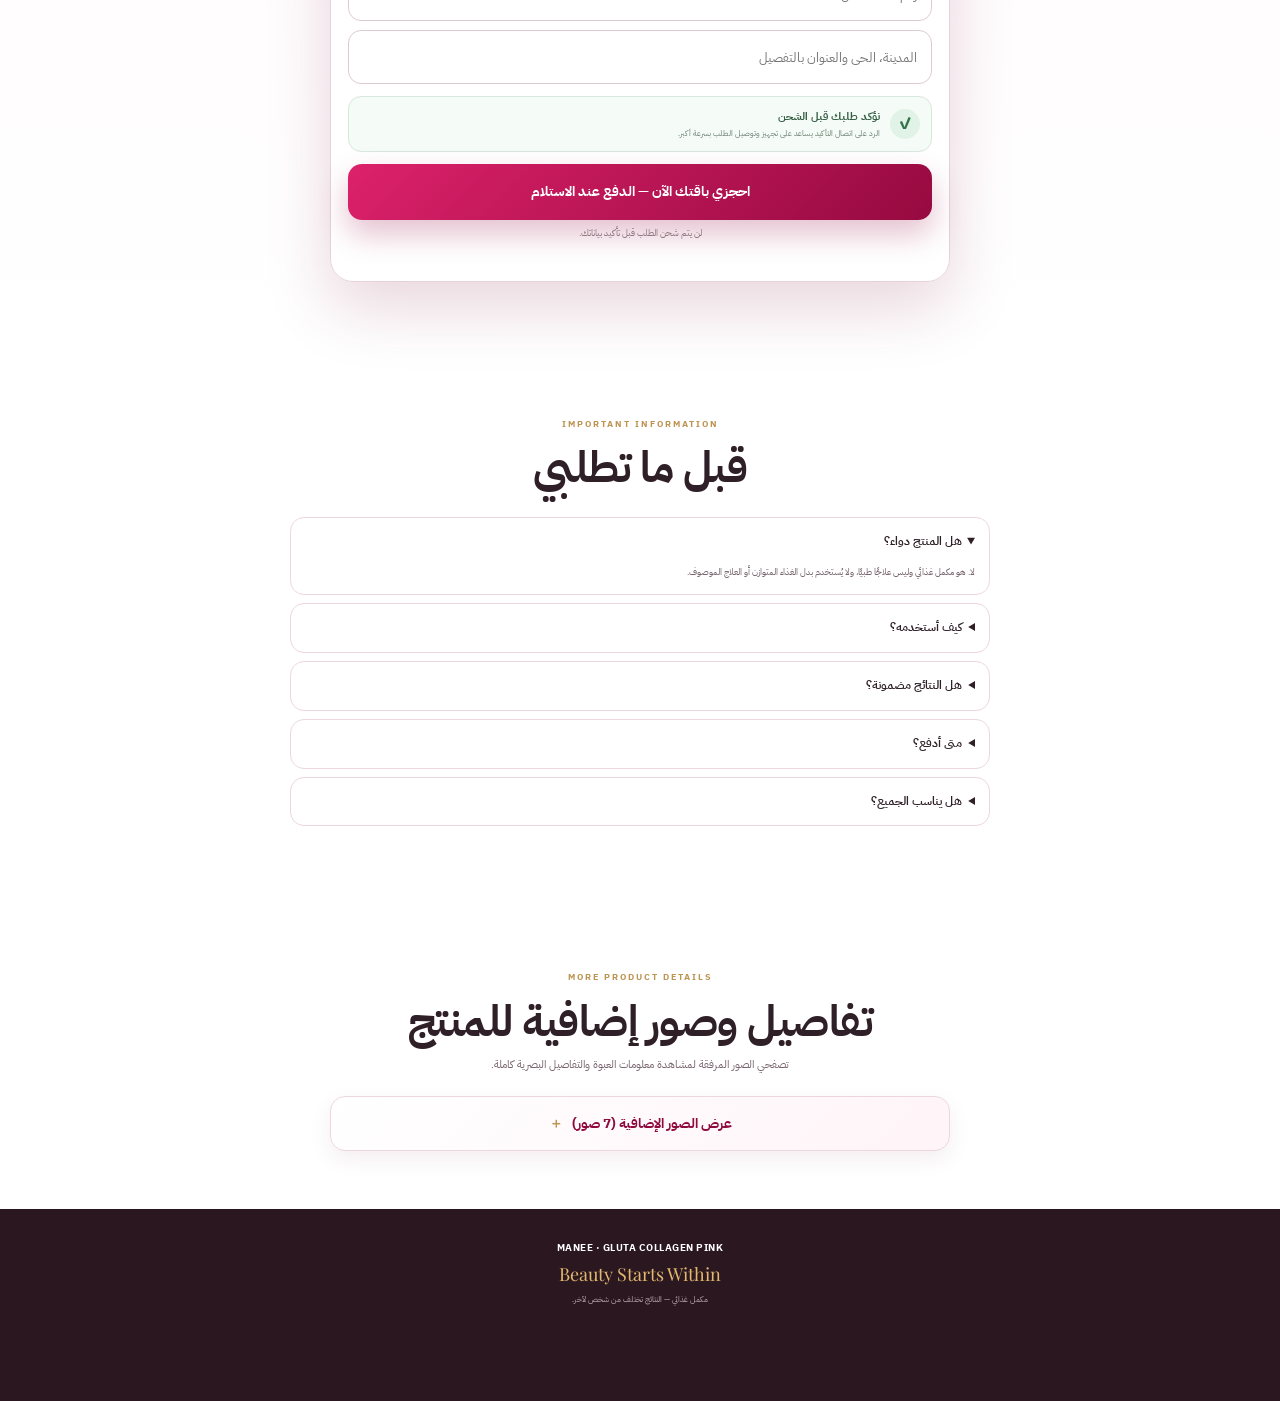
<file: gluta-collagen-pink/index.html>
<!doctype html>
<html lang="ar" dir="rtl">
<head>
  <meta charset="utf-8">
  <meta name="viewport" content="width=device-width,initial-scale=1,viewport-fit=cover">
  <meta name="theme-color" content="#b40f50">
  <meta name="description" content="Manee Gluta Collagen Pink — 30 ساشيه، روتين جمال يومي بنكهة الفواكه، الدفع عند الاستلام داخل السعودية.">
  <title>Manee Gluta Collagen Pink | Beauty Starts Within</title>
  <link rel="preconnect" href="https://fonts.googleapis.com">
  <link rel="preconnect" href="https://fonts.gstatic.com" crossorigin>
  <link href="https://fonts.googleapis.com/css2?family=IBM+Plex+Sans+Arabic:wght@400;500;600;700&family=Playfair+Display:wght@600;700&display=swap" rel="stylesheet">
  <link rel="stylesheet" href="styles.css?v=5">
</head>
<body>
  <div class="topbar">الدفع عند الاستلام <i>•</i> تأكيد الطلب قبل الشحن <i>•</i> توصيل داخل السعودية</div>

  <main>
    <header class="brandbar">
      <div class="brandmark">Manee</div>
      <div class="brandcopy">
        <b>GLUTA COLLAGEN PINK</b>
        <span>BEAUTY STARTS WITHIN · 30 SACHETS</span>
      </div>
    </header>

    <section class="story-card hero-story">
      <img src="assets/user-03.webp" alt="Manee Gluta Collagen Pink — روتين الجمال اليومي" fetchpriority="high" decoding="sync">
      <div class="story-action">
        <p><b>روتين يومي أسهل.</b> ساشيهات فردية، نكهة فواكه، وتجربة مصممة لتكون بسيطة ضمن روتينك.</p>
        <a href="#order">اختاري باقتك الآن <span>←</span></a>
        <small>لا يوجد دفع إلكتروني — الدفع عند الاستلام</small>
      </div>
    </section>

    <section class="trustbar" aria-label="مزايا الطلب">
      <div><b>✓</b><span><strong>تأكيد قبل الشحن</strong><small>نراجع رقم الهاتف والعنوان معك</small></span></div>
      <div><b>✓</b><span><strong>الدفع عند الاستلام</strong><small>لا تدفعي مسبقًا</small></span></div>
      <div><b>✓</b><span><strong>اختيار واضح</strong><small>السعر والكمية ظاهرين قبل الإرسال</small></span></div>
    </section>

    <section class="section intro">
      <div class="section-head">
        <span>ONE DAILY BEAUTY RITUAL</span>
        <h1>سر جمالك الطبيعي<br><em>في روتين واحد</em></h1>
        <p>جمعنا أقوى مواد المنتج التي أرسلتِها في تسلسل بصري أوضح على الهاتف، بحيث يفهم العميل المنتج وفكرته بسرعة قبل الوصول للعروض.</p>
      </div>

      <div class="story-card">
        <img src="assets/user-04.webp" alt="Manee Gluta Collagen Pink — المكونات والفوائد" loading="eager" decoding="async">
      </div>

      <div class="benefit-grid">
        <article><i>✦</i><b>30 ساشيه</b><span>عبوات فردية سهلة ضمن روتينك</span></article>
        <article><i>◌</i><b>نكهة فواكه</b><span>مشروب وردي بطابع فاكهي</span></article>
        <article><i>⌁</i><b>كولاجين + فيتامينات</b><span>كما هو موضح في مواد المنتج</span></article>
        <article><i>♡</i><b>روتين بسيط</b><span>تحضير سهل بدون تعقيد</span></article>
      </div>
    </section>

    <section class="section results-section">
      <div class="section-head">
        <span>VISUAL RESULTS</span>
        <h2>النتائج هي أكثر ما يبحث عنه العميل</h2>
        <p>لذلك جعلنا قسم النتائج واضحًا وكبيرًا ومباشرًا بدل صور صغيرة ومتفرقة.</p>
      </div>

      <div class="story-card result-card">
        <img src="assets/user-05.webp" alt="نتائج بصرية توضيحية لمنتج Manee Gluta Collagen Pink" loading="lazy" decoding="async">
      </div>

      <div class="disclaimer"><b>ملاحظة مهمة:</b> صور قبل/بعد والآراء الظاهرة ضمن المواد البصرية هي مواد تسويقية توضيحية وليست ضمانًا لنتيجة محددة. النتائج تختلف من شخص لآخر.</div>

      <a class="mid-cta" href="#order">شاهدي العروض واختاري باقتك <span>↓</span></a>
    </section>

    <section class="section proof-section">
      <div class="section-head">
        <span>PRODUCT EXPERIENCE</span>
        <h2>من العبوة إلى روتينك اليومي</h2>
        <p>صورة المنتج، طريقة التحضير، وتجربة الاستخدام في قسم واحد واضح لزيادة الثقة وتقليل التردد قبل الطلب.</p>
      </div>

      <div class="story-card">
        <img src="assets/user-07.webp" alt="Manee Gluta Collagen Pink — الجودة وطريقة الاستخدام" loading="lazy" decoding="async">
      </div>

      <div class="story-card">
        <img src="assets/user-06.webp" alt="آراء وتجارب مصورة عن Manee Gluta Collagen Pink" loading="lazy" decoding="async">
      </div>

      <div class="steps">
        <div><b>1</b><span><strong>افتحي الساشيه</strong><small>استخدميه حسب تعليمات العبوة</small></span></div>
        <div><b>2</b><span><strong>اخلطيه بالماء</strong><small>حضّري مشروبك بسهولة</small></span></div>
        <div><b>3</b><span><strong>التزمي بروتينك</strong><small>الانتظام أهم من الوعود السريعة</small></span></div>
      </div>
    </section>

    <section class="section reassurance">
      <div class="reassurance-card">
        <span class="eyebrow">BEFORE YOU ORDER</span>
        <h2>طلب أوضح = تأكيد وتوصيل أسهل</h2>
        <p>اختاري الكمية التي تريدينها فعلًا، واكتبي رقم هاتف وعنوان صحيحين. سنتواصل معك قبل الشحن للتأكد من الطلب.</p>
        <div class="reassurance-points">
          <span>✓ لا دفع مسبق</span>
          <span>✓ تأكيد قبل التجهيز</span>
          <span>✓ بيانات واضحة للتوصيل</span>
        </div>
      </div>
    </section>

    <section class="order-section" id="order">
      <div class="order-wrap">
        <div class="order-head">
          <span>CHOOSE YOUR ROUTINE</span>
          <h2>اختاري باقتك…<br>وكلما زادت الكمية زاد التوفير</h2>
          <p>اختاري العرض المناسب لك ثم أدخلي بيانات التوصيل. الدفع عند الاستلام.</p>
        </div>

        <form id="order-form" class="order-card">
          <div class="step-title"><b>1</b><span><strong>اختاري العرض</strong><small>حددي الكمية التي تناسب روتينك</small></span></div>

          <fieldset class="offers">
            <legend class="visually-hidden">اختاري العرض</legend>

            <label class="offer">
              <input type="radio" name="offer" value="1">
              <span class="radio"></span>
              <span class="info"><strong>باقة البداية</strong><small>1 عبوة</small></span>
              <span class="price"><b>178 ريال</b><del>399 ريال</del></span>
            </label>

            <label class="offer">
              <input type="radio" name="offer" value="2">
              <span class="radio"></span>
              <span class="info"><strong>باقة التوفير</strong><small>2 عبوة</small></span>
              <span class="price"><b>289 ريال</b><small>وفّري 67 ريال</small></span>
            </label>

            <label class="offer featured">
              <input type="radio" name="offer" value="3" checked>
              <span class="badge">الأكثر طلبًا</span>
              <span class="radio"></span>
              <span class="info"><strong>الباقة الذهبية</strong><small>3 عبوات</small></span>
              <span class="price"><b>359 ريال</b><small>وفّري 175 ريال</small></span>
            </label>

            <label class="offer value">
              <input type="radio" name="offer" value="5">
              <span class="badge">أفضل قيمة</span>
              <span class="radio"></span>
              <span class="info"><strong>باقة الاستمرارية</strong><small>5 عبوات</small></span>
              <span class="price"><b>499 ريال</b><small>وفّري 391 ريال</small></span>
            </label>
          </fieldset>

          <div class="divider"></div>

          <div class="step-title"><b>2</b><span><strong>بيانات التوصيل</strong><small>تأكدي من الرقم والعنوان قبل الإرسال</small></span></div>

          <div class="fields">
            <input name="name" autocomplete="name" placeholder="الاسم الكامل" required minlength="2">
            <input name="phone" type="tel" inputmode="tel" autocomplete="tel" placeholder="رقم هاتف فعال" required>
            <input name="address" autocomplete="street-address" placeholder="المدينة، الحي والعنوان بالتفصيل" required>
          </div>

          <div class="confirmation-box">
            <span>✓</span>
            <div><b>نؤكد طلبك قبل الشحن</b><small>الرد على اتصال التأكيد يساعد على تجهيز وتوصيل الطلب بسرعة أكبر.</small></div>
          </div>

          <button class="submit" type="submit">احجزي باقتك الآن — الدفع عند الاستلام</button>
          <p class="micro">لن يتم شحن الطلب قبل تأكيد بياناتك.</p>
          <p id="form-message" class="message" role="status" aria-live="polite"></p>
        </form>
      </div>
    </section>

    <section class="faq section">
      <div class="section-head"><span>IMPORTANT INFORMATION</span><h2>قبل ما تطلبي</h2></div>
      <details open><summary>هل المنتج دواء؟</summary><p>لا. هو مكمل غذائي وليس علاجًا طبيًا، ولا يُستخدم بدل الغذاء المتوازن أو العلاج الموصوف.</p></details>
      <details><summary>كيف أستخدمه؟</summary><p>اتبعي الجرعة وطريقة التحضير المدونة على العبوة الأصلية ولا تتجاوزي الجرعة الموصى بها.</p></details>
      <details><summary>هل النتائج مضمونة؟</summary><p>لا. النتائج والاستجابة تختلف من شخص لآخر حسب نمط الحياة والتغذية والانتظام وعوامل أخرى.</p></details>
      <details><summary>متى أدفع؟</summary><p>الدفع عند الاستلام بعد تأكيد الطلب وبيانات التوصيل.</p></details>
      <details><summary>هل يناسب الجميع؟</summary><p>راجعي قائمة المكونات وتجنبي المنتج عند وجود حساسية. للحامل أو المرضع، أو عند وجود حالة صحية أو أدوية مستمرة، استشيري مختصًا قبل الاستخدام.</p></details>
    </section>
  
    <section class="section supplemental-gallery">
      <div class="section-head">
        <span>MORE PRODUCT DETAILS</span>
        <h2>تفاصيل وصور إضافية للمنتج</h2>
        <p>تصفحي الصور المرفقة لمشاهدة معلومات العبوة والتفاصيل البصرية كاملة.</p>
      </div>
      <details class="visual-details">
        <summary>عرض الصور الإضافية (7 صور)</summary>
        <p class="visual-note">الصور التوضيحية لا تضمن نتيجة محددة؛ النتائج تختلف من شخص لآخر.</p>
        <div class="visual-stack">
          <figure class="story-card"><img src="assets/user-01.webp" alt="تفاصيل إضافية عن Manee Gluta Collagen Pink — صورة 1" loading="lazy" decoding="async"></figure>
          <figure class="story-card"><img src="assets/user-02.webp" alt="تفاصيل إضافية عن Manee Gluta Collagen Pink — صورة 2" loading="lazy" decoding="async"></figure>
          <figure class="story-card"><img src="assets/user-08.webp" alt="تفاصيل إضافية عن Manee Gluta Collagen Pink — صورة 3" loading="lazy" decoding="async"></figure>
          <figure class="story-card"><img src="assets/user-09.webp" alt="تفاصيل إضافية عن Manee Gluta Collagen Pink — صورة 4" loading="lazy" decoding="async"></figure>
          <figure class="story-card"><img src="assets/user-10.webp" alt="تفاصيل إضافية عن Manee Gluta Collagen Pink — صورة 5" loading="lazy" decoding="async"></figure>
          <figure class="story-card"><img src="assets/user-11.webp" alt="تفاصيل إضافية عن Manee Gluta Collagen Pink — صورة 6" loading="lazy" decoding="async"></figure>
          <figure class="story-card"><img src="assets/user-12.webp" alt="تفاصيل إضافية عن Manee Gluta Collagen Pink — صورة 7" loading="lazy" decoding="async"></figure>
        </div>
      </details>
    </section>
  </main>

  <footer>
    <b>MANEE · GLUTA COLLAGEN PINK</b>
    <span>Beauty Starts Within</span>
    <small>مكمل غذائي — النتائج تختلف من شخص لآخر.</small>
  </footer>

  <a class="sticky" href="#order"><span>اختاري باقتك واستفيدي من التوفير</span><b>↓</b></a>
  <script src="app.js?v=2" defer></script>
</body>
</html>
</file>
<file: styles.css>
:root{--plum:#76285f;--plum-dark:#5f1c4b;--pink:#fbf0f5;--ink:#352533;--muted:#786b75;--line:#eadde5;--gold:#c8a568}
*{box-sizing:border-box}html{scroll-behavior:smooth;scroll-padding-top:14px}body{margin:0;background:#fff;color:var(--ink);font-family:'IBM Plex Sans Arabic',Tahoma,sans-serif;line-height:1.6}.page-images{width:100%;max-width:600px;margin:0 auto;line-height:0;background:white}.page-images img{display:block;width:100%;height:auto;margin:0}.page-images a{display:block}.order-section{padding:35px 15px 55px;background:linear-gradient(180deg,#fff,#fff8fb)}.order-wrap{width:min(570px,100%);margin:0 auto}.intro{text-align:center;margin:0 0 20px}.intro h1{font-size:clamp(21px,5vw,29px);line-height:1.4;color:var(--plum);margin:0 0 5px}.intro p{font-size:13px;color:var(--muted);margin:0}.order-card{background:#fff;border:1px solid var(--line);border-radius:16px;padding:17px;box-shadow:0 10px 35px #54204012}.offers{border:0;padding:0;margin:0 0 14px}.offer{display:flex;align-items:center;gap:11px;border:1px solid var(--line);border-radius:11px;padding:11px 12px;margin:8px 0;cursor:pointer}.offer:has(input:checked){border-color:var(--plum);background:#fff8fc;box-shadow:inset 0 0 0 1px var(--plum)}.offer input{width:17px;height:17px;accent-color:var(--plum)}.details{display:flex;flex-direction:column;flex:1}.details b{font-size:14px}.details small,.price small{font-size:11px;color:var(--muted)}.price{display:flex;flex-direction:column;align-items:flex-start;color:var(--plum)}.price strong{font-size:14px}.price del{font-size:11px;color:#9d9098}.fields{display:grid;grid-template-columns:1fr;gap:9px}.fields input{display:block;width:100%;padding:12px 13px;border:1px solid #ded2db;border-radius:10px;background:#fff;font:inherit;font-size:14px;outline:none}.fields input:focus{border-color:var(--plum);box-shadow:0 0 0 3px #76285f17}.check-note{text-align:center;font-size:11px;color:var(--muted);margin:11px 0 0}.submit{display:block;width:100%;border:0;border-radius:10px;background:var(--plum);color:white;padding:13px 16px;margin-top:9px;font:inherit;font-weight:700;font-size:15px;cursor:pointer}.submit:hover{background:var(--plum-dark)}.form-message{text-align:center;font-size:11px;color:#ad343f;min-height:18px;margin:8px 0 0}.bottom-note{text-align:center;color:var(--plum);font-weight:700;font-size:13px;margin:18px 0 0}.visually-hidden{position:absolute!important;width:1px;height:1px;padding:0;margin:-1px;overflow:hidden;clip:rect(0,0,0,0);white-space:nowrap;border:0}.sticky-order{display:none}
@media(max-width:600px){
  body{padding-bottom:0}
  .order-section{padding:29px 12px 56px}
  .order-card{padding:13px}
  .sticky-order{
    display:flex;
    position:fixed;
    z-index:999;
    left:50%;
    bottom:max(16px,env(safe-area-inset-bottom));
    transform:translateX(-50%);
    align-items:center;
    justify-content:center;
    gap:10px;
    width:calc(100% - 28px);
    max-width:420px;
    min-height:56px;
    background:linear-gradient(135deg,#842f6e,#64204f);
    color:#fff;
    text-decoration:none;
    padding:14px 20px;
    border-radius:18px;
    font-weight:700;
    font-size:16px;
    line-height:1;
    box-shadow:0 12px 32px #45263b52,0 0 0 0 #76285f42;
    border:1px solid #ffffff2e;
    overflow:hidden;
    isolation:isolate;
    animation:stickyPulse 2.6s ease-in-out infinite;
    transition:opacity .2s ease,transform .2s ease,visibility .2s ease;
  }
  .sticky-order::before{
    content:"";
    position:absolute;
    z-index:-1;
    top:-55%;
    left:-30%;
    width:18%;
    height:220%;
    background:linear-gradient(90deg,transparent,#ffffff35,transparent);
    transform:rotate(16deg);
    animation:stickyShine 4.2s ease-in-out infinite;
  }
  .sticky-order .sticky-text{
    white-space:nowrap;
    overflow:hidden;
    text-overflow:ellipsis;
  }
  .sticky-order .sticky-arrow{
    flex:0 0 auto;
    display:inline-grid;
    place-items:center;
    width:26px;
    height:26px;
    border-radius:50%;
    background:#ffffff1f;
    font-size:17px;
    line-height:1;
    animation:stickyArrow 1.6s ease-in-out infinite;
  }
  .sticky-order:active{
    background:#5f1c4b;
    transform:translateX(-50%) scale(.985)
  }
  .sticky-order.is-hidden{
    opacity:0;
    visibility:hidden;
    pointer-events:none;
    transform:translateX(-50%) translateY(16px) scale(.98);
    animation:none
  }
}
@keyframes stickyPulse{
  0%,100%{box-shadow:0 12px 32px #45263b52,0 0 0 0 #76285f38}
  50%{box-shadow:0 14px 36px #45263b66,0 0 0 7px #76285f00}
}
@keyframes stickyShine{
  0%,58%{left:-30%;opacity:0}
  68%{opacity:1}
  82%{left:118%;opacity:0}
  100%{left:118%;opacity:0}
}
@keyframes stickyArrow{
  0%,100%{transform:translateY(0)}
  50%{transform:translateY(2px)}
}
@media(prefers-reduced-motion:reduce){
  .sticky-order,.sticky-order::before,.sticky-order .sticky-arrow{animation:none!important}
}

.success{text-align:center;padding:24px 8px}.success>span{display:inline-grid;place-items:center;width:54px;height:54px;border-radius:50%;background:#e8f3eb;color:#2f7545;font-size:28px}.success h2{color:var(--plum);margin:13px 0 5px;font-size:24px}.success p{color:var(--muted);font-size:14px;margin:0}
.submit:disabled{opacity:.7;cursor:wait}

.fields input[type="tel"]{direction:rtl;text-align:right}


/* ===== Conversion-focused checkout refresh ===== */
.order-section{
  padding:42px 14px 64px;
  background:
    radial-gradient(circle at 50% 0,#f7e5f0 0,transparent 38%),
    linear-gradient(180deg,#fff 0,#fff9fc 55%,#fff 100%);
}
.order-wrap{width:min(610px,100%)}
.intro{margin:0 auto 16px;max-width:560px}
.order-kicker{
  display:inline-flex;
  align-items:center;
  justify-content:center;
  min-height:28px;
  padding:5px 12px;
  margin-bottom:8px;
  border:1px solid #e8cfde;
  border-radius:999px;
  background:#fff;
  color:var(--plum);
  font-size:10px;
  font-weight:700;
  letter-spacing:.7px
}
.intro h1{
  margin:0 0 7px;
  font-size:clamp(23px,5.2vw,32px);
  line-height:1.35;
  letter-spacing:-.3px
}
.intro p{
  max-width:500px;
  margin:0 auto;
  font-size:13px;
  line-height:1.7
}
.trust-row{
  display:grid;
  grid-template-columns:repeat(3,1fr);
  gap:7px;
  margin:0 0 11px
}
.trust-row span{
  display:flex;
  align-items:center;
  justify-content:center;
  min-height:38px;
  padding:7px 8px;
  border:1px solid #eddfe7;
  border-radius:10px;
  background:#ffffffcc;
  color:#66535f;
  font-size:10px;
  font-weight:600;
  text-align:center
}
.order-card{
  border:1px solid #e7d4df;
  border-radius:22px;
  padding:19px;
  box-shadow:0 22px 55px #60265018;
  overflow:visible
}
.step-head{
  display:flex;
  align-items:center;
  gap:10px;
  margin:0 0 12px
}
.step-head .step-num{
  flex:0 0 31px;
  width:31px;
  height:31px;
  display:grid;
  place-items:center;
  border-radius:50%;
  background:var(--plum);
  color:#fff;
  font-size:13px;
  font-weight:700;
  box-shadow:0 5px 14px #76285f2b
}
.step-head div{display:flex;flex-direction:column;line-height:1.35}
.step-head b{font-size:15px;color:#402d3b}
.step-head small{font-size:10px;color:var(--muted);margin-top:3px}
.offers{margin:0}
.offer{
  position:relative;
  display:flex;
  align-items:center;
  gap:10px;
  min-height:78px;
  margin:9px 0;
  padding:12px 13px;
  border:1.5px solid #eadde5;
  border-radius:14px;
  background:#fff;
  transition:border-color .18s ease,box-shadow .18s ease,transform .18s ease,background .18s ease
}
.offer:hover{border-color:#cda9bf}
.offer:has(input:checked){
  border-color:var(--plum);
  background:linear-gradient(135deg,#fffafd,#fff4fa);
  box-shadow:0 0 0 2px #76285f16,0 10px 24px #76285f10
}
.offer input{
  flex:0 0 auto;
  width:19px;
  height:19px;
  margin:0;
  accent-color:var(--plum)
}
.offer-copy{
  flex:1;
  min-width:0;
  display:flex;
  align-items:center;
  justify-content:space-between;
  gap:12px
}
.details b{font-size:15px;color:#352533}
.details small{font-size:11px;margin-top:2px}
.price{flex:0 0 auto;align-items:flex-end;text-align:left}
.price strong{font-size:16px;line-height:1.2;color:var(--plum)}
.price del{font-size:10px;margin-top:3px}
.price .saving{
  display:inline-flex;
  margin-top:4px;
  padding:2px 7px;
  border-radius:999px;
  background:#f7e8f1;
  color:var(--plum);
  font-weight:700
}
.offer.featured{padding-top:23px}
.offer-badge{
  position:absolute;
  top:-1px;
  right:42px;
  transform:translateY(-48%);
  display:inline-flex;
  align-items:center;
  min-height:23px;
  padding:3px 9px;
  border-radius:999px;
  background:var(--plum);
  color:#fff;
  font-size:9px;
  font-weight:700;
  box-shadow:0 5px 14px #76285f24
}
.offer.value .offer-badge{
  background:linear-gradient(135deg,#9a7540,#c39c60)
}
.form-divider{
  height:1px;
  margin:20px 0 17px;
  background:linear-gradient(90deg,transparent,#eadbe4 15%,#eadbe4 85%,transparent)
}
.delivery-step{margin-bottom:11px}
.fields{gap:10px}
.fields input{
  min-height:51px;
  padding:13px 14px;
  border:1.2px solid #dfd0da;
  border-radius:12px;
  background:#fff;
  font-size:14px;
  transition:border-color .18s ease,box-shadow .18s ease
}
.fields input::placeholder{color:#948791}
.fields input:focus{
  border-color:#8f3a75;
  box-shadow:0 0 0 4px #76285f12
}
.cod-note{
  display:flex;
  align-items:center;
  gap:9px;
  margin:13px 0 0;
  padding:10px 11px;
  border:1px solid #dbe8df;
  border-radius:12px;
  background:#f6fbf7
}
.cod-icon{
  flex:0 0 28px;
  width:28px;
  height:28px;
  display:grid;
  place-items:center;
  border-radius:50%;
  background:#e3f2e7;
  color:#2e7244;
  font-weight:800
}
.cod-note div{display:flex;flex-direction:column;line-height:1.35}
.cod-note b{font-size:12px;color:#31583e}
.cod-note small{font-size:10px;color:#688071;margin-top:2px}
.submit{
  min-height:54px;
  margin-top:12px;
  border-radius:13px;
  background:linear-gradient(135deg,#852f70,#682051);
  font-size:15px;
  box-shadow:0 12px 26px #6e24572b;
  transition:transform .15s ease,box-shadow .15s ease,background .15s ease
}
.submit:hover{
  background:linear-gradient(135deg,#76285f,#5f1c4b);
  box-shadow:0 14px 30px #6e245738
}
.submit:active{transform:scale(.992)}
.check-note{
  margin:9px 0 0;
  font-size:10px;
  line-height:1.6
}
.bottom-note{
  margin:16px 0 0;
  font-size:12px;
  color:#6d365b
}

@media(max-width:600px){
  .order-section{padding:31px 11px 58px}
  .order-card{padding:15px 13px;border-radius:18px}
  .trust-row{gap:5px}
  .trust-row span{min-height:36px;padding:6px 4px;font-size:9px}
  .offer{min-height:74px;padding:11px 10px}
  .offer.featured{padding-top:21px}
  .offer-badge{right:39px}
  .offer-copy{gap:8px}
  .details b{font-size:14px}
  .details small{font-size:10px}
  .price strong{font-size:15px}
  .sticky-order{font-size:15px}
}
@media(max-width:380px){
  .trust-row{grid-template-columns:1fr}
  .trust-row span{min-height:31px}
  .offer-copy{align-items:flex-start}
  .price strong{font-size:14px}
}


/* Editorial trust section and transparent proof notes */
.proof-image{margin:0;background:#fff}
.proof-image figcaption{
  max-width:941px;
  margin:0 auto;
  padding:12px 18px;
  border-bottom:1px solid #f0e5eb;
  background:#fff9fc;
  color:#725c6b;
  font-size:12px;
  line-height:1.8;
  text-align:center
}
.product-guide{
  padding:48px 16px 42px;
  background:linear-gradient(180deg,#fffafc 0,#fff 90%)
}
.content-wrap{width:min(790px,100%);margin:0 auto}
.section-eyebrow{
  display:inline-block;
  padding:5px 12px;
  border:1px solid #ead4e1;
  border-radius:999px;
  color:var(--plum);
  background:#fff;
  font-size:11px;
  font-weight:700
}
.product-guide h2{
  margin:10px 0 7px;
  color:#462c40;
  font-size:clamp(22px,4vw,30px);
  line-height:1.45
}
.section-lead{
  max-width:650px;
  margin:0 0 23px;
  color:var(--muted);
  font-size:14px;
  line-height:1.9
}
.formula-grid{display:grid;grid-template-columns:repeat(3,minmax(0,1fr));gap:12px}
.formula-card{
  min-height:154px;
  padding:17px 16px;
  border:1px solid #ecdeE6;
  border-radius:16px;
  background:#fff;
  box-shadow:0 9px 26px #50203c09
}
.formula-mark{
  display:grid;
  place-items:center;
  width:34px;
  height:34px;
  border-radius:11px;
  background:#f8ebf2;
  color:var(--plum);
  font-size:11px;
  font-weight:700
}
.formula-card h3{margin:11px 0 5px;color:#3f2d3b;font-size:15px}
.formula-card p{margin:0;color:var(--muted);font-size:12px;line-height:1.8}
.trust-panel{
  margin:18px 0 0;
  padding:20px;
  border:1px solid #e8d8e2;
  border-radius:18px;
  background:linear-gradient(135deg,#fff,#fff8fb)
}
.trust-panel h3{margin:0 0 12px;color:var(--plum);font-size:18px}
.trust-panel ul{display:grid;grid-template-columns:repeat(3,minmax(0,1fr));gap:12px;padding:0;margin:0;list-style:none}
.trust-panel li{display:flex;align-items:flex-start;gap:9px}
.trust-panel li>span:first-child{
  flex:0 0 23px;
  display:grid;
  place-items:center;
  width:23px;
  height:23px;
  border-radius:50%;
  background:#e8f3eb;
  color:#347048;
  font-size:12px;
  font-weight:800
}
.trust-panel li>span:last-child{display:flex;flex-direction:column;gap:4px}
.trust-panel b{color:#443543;font-size:12px}
.trust-panel small{color:var(--muted);font-size:11px;line-height:1.65}
.proof-note{
  margin:17px 0 0;
  padding:15px 17px;
  border-right:3px solid #c8a568;
  border-radius:10px;
  background:#fbf8f1
}
.proof-note b{color:#58462b;font-size:13px}
.proof-note p{margin:5px 0 0;color:#6e6557;font-size:12px;line-height:1.9}
.faq{margin-top:34px}
.faq h2{margin:0 0 11px;font-size:21px}
.faq details{
  margin:8px 0;
  border:1px solid #eadde5;
  border-radius:13px;
  background:#fff
}
.faq summary{
  position:relative;
  padding:14px 17px;
  color:#3f2d3b;
  font-size:13px;
  font-weight:700;
  cursor:pointer;
  list-style:none
}
.faq summary::-webkit-details-marker{display:none}
.faq summary::after{content:"+";position:absolute;left:16px;color:var(--plum);font-size:18px;line-height:1}
.faq details[open] summary::after{content:"−"}
.faq details p{margin:0;padding:0 17px 15px;color:var(--muted);font-size:12px;line-height:1.9}
.guide-cta{
  display:flex;
  align-items:center;
  justify-content:center;
  gap:10px;
  width:fit-content;
  max-width:100%;
  margin:24px auto 0;
  padding:13px 20px;
  border-radius:12px;
  background:var(--plum);
  color:#fff;
  text-align:center;
  text-decoration:none;
  font-size:14px;
  font-weight:700;
  box-shadow:0 9px 22px #76285f25
}
.guide-cta:hover{background:var(--plum-dark)}
.guide-cta span{font-size:18px}
@media(max-width:600px){
  .proof-image figcaption{padding:10px 13px;font-size:10px}
  .product-guide{padding:35px 14px 32px}
  .section-lead{font-size:13px}
  .formula-grid{grid-template-columns:1fr;gap:9px}
  .formula-card{min-height:0;padding:14px 15px}
  .formula-mark{float:right;margin-left:11px}
  .formula-card h3{margin:0 0 4px;padding-top:2px}
  .formula-card p{font-size:11px}
  .trust-panel{padding:16px 14px}
  .trust-panel ul{grid-template-columns:1fr;gap:13px}
  .trust-panel b{font-size:12px}
  .trust-panel small{font-size:10px}
  .faq{margin-top:28px}
  .guide-cta{width:100%;font-size:13px;padding:13px 12px}
}

/* Checkout simplification */
@media(max-width:600px){
  .order-section{padding-top:20px}
  .intro{margin-bottom:14px}
  .intro p,.trust-row,.bottom-note{display:none!important}
  .order-card{padding:12px}
  .offers{margin-bottom:0}
  .offer{padding:10px 12px;margin:6px 0;min-height:68px;border-radius:14px}
  .details b{font-size:14px}
  .details small,.price small{font-size:11px}
  .form-divider{margin:13px 0}
  .fields{gap:8px}
  .fields input{min-height:48px}
  .cod-note{margin-top:10px;padding:8px 10px}
  .submit{margin-top:8px;padding:12px;font-size:15px}
  .check-note{margin-top:8px;font-size:10px}
}


/* ===== Top trust hook ===== */
.top-proof{
  position:relative;
  z-index:20;
  width:100%;
  background:
    radial-gradient(circle at 15% 0,#a7628d55 0,transparent 34%),
    linear-gradient(135deg,#4c153c 0,#74265d 52%,#8f3e72 100%);
  color:#fff;
  border-bottom:1px solid #d7b36c;
  box-shadow:0 8px 24px #4a18352b;
}
.top-proof__inner{
  width:min(600px,100%);
  margin:0 auto;
  display:grid;
  grid-template-columns:repeat(3,minmax(0,1fr));
  align-items:stretch;
}
.top-proof__item{
  min-width:0;
  display:flex;
  align-items:center;
  justify-content:center;
  gap:8px;
  padding:11px 8px;
  text-align:right;
  position:relative;
}
.top-proof__item:not(:last-child)::after{
  content:"";
  position:absolute;
  left:0;
  top:22%;
  height:56%;
  width:1px;
  background:#ffffff30;
}
.top-proof__icon{
  flex:0 0 28px;
  width:28px;
  height:28px;
  display:grid;
  place-items:center;
  border:1px solid #e8ca8d;
  border-radius:50%;
  background:#ffffff12;
  color:#f6dda7;
  font-size:14px;
  font-weight:800;
  line-height:1;
}
.top-proof__star{font-size:13px}
.top-proof__copy{
  min-width:0;
  display:flex;
  flex-direction:column;
  line-height:1.25;
}
.top-proof__copy strong{
  font-size:11px;
  font-weight:800;
  white-space:nowrap;
}
.top-proof__copy small{
  margin-top:3px;
  color:#f0dfe9;
  font-size:8px;
  white-space:nowrap;
}
.hero-hook{
  display:block;
  position:relative;
  background:#fff;
}
.hero-hook::after{
  content:"اضغطي على الصورة للطلب";
  position:absolute;
  left:50%;
  bottom:12px;
  transform:translateX(-50%);
  z-index:2;
  display:inline-flex;
  align-items:center;
  justify-content:center;
  min-height:32px;
  padding:6px 14px;
  border:1px solid #ffffff7a;
  border-radius:999px;
  background:#491538d9;
  color:#fff;
  font-size:10px;
  font-weight:700;
  line-height:1;
  box-shadow:0 7px 18px #32102542;
  backdrop-filter:blur(7px);
  -webkit-backdrop-filter:blur(7px);
  pointer-events:none;
}
@media(max-width:600px){
  .top-proof__item{gap:5px;padding:9px 4px}
  .top-proof__icon{width:23px;height:23px;flex-basis:23px;font-size:11px}
  .top-proof__copy strong{font-size:9px}
  .top-proof__copy small{font-size:7px}
  .hero-hook::after{bottom:9px;min-height:29px;padding:5px 12px;font-size:9px}
}
@media(max-width:365px){
  .top-proof__copy small{display:none}
  .top-proof__item{padding:9px 3px}
}


/* ===== Premium dual-campaign hero · 2026-10-03 v2 ===== */
.results-hero{
  position:relative;
  isolation:isolate;
  width:min(820px,100%);
  margin:0 auto;
  padding:36px 20px 28px;
  overflow:hidden;
  background:
    radial-gradient(circle at 88% 6%,#f2d9e6 0,transparent 28%),
    radial-gradient(circle at 8% 46%,#f7ead9 0,transparent 24%),
    linear-gradient(180deg,#fff9fc 0,#fff 74%);
  text-align:center;
}
.results-hero::before{
  content:"";
  position:absolute;
  z-index:-1;
  width:310px;
  height:310px;
  top:190px;
  left:50%;
  transform:translateX(-50%);
  border-radius:50%;
  background:#f3dce833;
  filter:blur(38px);
  pointer-events:none;
}
.results-hero__intro{max-width:650px;margin:0 auto 22px}
.results-hero__eyebrow{
  display:inline-flex;
  align-items:center;
  justify-content:center;
  min-height:29px;
  padding:5px 14px;
  border:1px solid #e4c9d8;
  border-radius:999px;
  background:#ffffffde;
  color:#722459;
  font-size:10px;
  font-weight:800;
  letter-spacing:1.2px;
  box-shadow:0 7px 20px #5e1b4910;
}
.results-hero__intro h1{
  margin:11px 0 8px;
  color:#382432;
  font-size:clamp(31px,6vw,48px);
  line-height:1.14;
  letter-spacing:-1px;
}
.results-hero__intro h1 em{
  font-style:normal;
  background:linear-gradient(90deg,#64204f,#a33e76 58%,#bd7b8f);
  -webkit-background-clip:text;
  background-clip:text;
  -webkit-text-fill-color:transparent;
}
.results-hero__intro p{
  max-width:520px;
  margin:0 auto;
  color:#786873;
  font-size:13px;
  line-height:1.85;
}
.results-hero__visuals{
  position:relative;
  display:grid;
  grid-template-columns:repeat(2,minmax(0,1fr));
  align-items:stretch;
  gap:13px;
  color:inherit;
  text-decoration:none;
}
.result-card{
  position:relative;
  min-width:0;
  margin:0;
  display:flex;
  flex-direction:column;
  overflow:hidden;
  border:1px solid #e8d5e0;
  border-radius:25px;
  background:#fff;
  box-shadow:
    0 22px 48px #4f17361a,
    0 2px 0 #ffffff inset;
  transform:translateZ(0);
  transition:transform .28s ease,box-shadow .28s ease;
}
.result-card::before{
  content:"";
  position:absolute;
  z-index:4;
  inset:0;
  border-radius:inherit;
  box-shadow:inset 0 0 0 1px #ffffff73;
  pointer-events:none;
}
.result-card__image{
  position:relative;
  aspect-ratio:9/16;
  overflow:hidden;
  background:linear-gradient(180deg,#f8edf3,#f6eee9);
}
.result-card__image::after{
  content:"";
  position:absolute;
  inset:auto 0 0;
  height:12%;
  background:linear-gradient(180deg,transparent,#3d17221a);
  pointer-events:none;
}
.result-card__image img{
  display:block;
  width:100%;
  height:100%;
  object-fit:cover;
  object-position:50% 50%;
  transition:transform .5s cubic-bezier(.2,.7,.2,1);
}
.result-card--skin .result-card__image img{object-position:50% 0}
.result-card--hair .result-card__image img{object-position:50% 50%}
.results-hero__visuals:hover .result-card{
  transform:translateY(-2px);
  box-shadow:0 25px 55px #4f173623,0 2px 0 #ffffff inset;
}
.results-hero__visuals:hover .result-card__image img{transform:scale(1.012)}
.result-card figcaption{
  position:relative;
  flex:1;
  min-height:88px;
  display:flex;
  flex-direction:column;
  align-items:center;
  justify-content:center;
  padding:12px 10px 13px;
  background:
    radial-gradient(circle at 50% 0,#f9eaf2 0,transparent 65%),
    linear-gradient(180deg,#fff,#fffafd);
  line-height:1.35;
}
.result-card__tag{
  display:inline-flex;
  align-items:center;
  justify-content:center;
  min-height:21px;
  margin-bottom:5px;
  padding:3px 9px;
  border:1px solid #ead5e1;
  border-radius:999px;
  background:#fff;
  color:#8a3b6b;
  font-size:8px;
  font-weight:800;
}
.result-card figcaption strong{
  color:#54203f;
  font-size:14px;
  font-weight:800;
}
.result-card figcaption small{
  margin-top:4px;
  color:#8a7883;
  font-size:9px;
  line-height:1.45;
}
.results-hero__proof{
  display:grid;
  grid-template-columns:repeat(3,minmax(0,1fr));
  gap:7px;
  margin:14px 0 0;
}
.results-hero__proof span{
  min-width:0;
  display:flex;
  align-items:center;
  justify-content:center;
  gap:6px;
  min-height:37px;
  padding:6px;
  border:1px solid #eadde5;
  border-radius:11px;
  background:#ffffffde;
  color:#65515d;
  font-size:9px;
  font-weight:700;
  white-space:nowrap;
  box-shadow:0 6px 16px #5b203b08;
}
.results-hero__proof b{
  display:grid;
  place-items:center;
  width:18px;
  height:18px;
  border-radius:50%;
  background:#edf6ef;
  color:#347048;
  font-size:9px;
}
.results-hero__cta{
  position:relative;
  overflow:hidden;
  display:flex;
  flex-direction:column;
  align-items:center;
  justify-content:center;
  width:min(450px,100%);
  min-height:61px;
  margin:15px auto 0;
  padding:10px 20px;
  border:1px solid #ffffff4d;
  border-radius:17px;
  background:linear-gradient(135deg,#8d326f 0,#67204f 58%,#54183f 100%);
  color:#fff;
  text-decoration:none;
  box-shadow:0 16px 32px #64204f30;
  transition:transform .18s ease,box-shadow .18s ease;
}
.results-hero__cta::after{
  content:"";
  position:absolute;
  top:-70%;
  left:-28%;
  width:15%;
  height:240%;
  background:linear-gradient(90deg,transparent,#ffffff26,transparent);
  transform:rotate(17deg);
  transition:left .55s ease;
}
.results-hero__cta:hover::after{left:115%}
.results-hero__cta span{font-size:16px;font-weight:800;line-height:1.3}
.results-hero__cta small{margin-top:3px;color:#f2e1ea;font-size:9px}
.results-hero__cta:hover{transform:translateY(-1px);box-shadow:0 19px 38px #64204f3b}
.results-hero__cta:active{transform:scale(.992)}

@media(max-width:600px){
  .results-hero{padding:24px 9px 20px}
  .results-hero__intro{margin-bottom:16px;padding:0 8px}
  .results-hero__eyebrow{min-height:26px;padding:4px 11px;font-size:8.5px}
  .results-hero__intro h1{margin-top:9px;font-size:clamp(28px,8.2vw,38px);letter-spacing:-.65px}
  .results-hero__intro p{max-width:340px;font-size:10.5px;line-height:1.75}
  .results-hero__visuals{gap:7px}
  .result-card{border-radius:17px;box-shadow:0 14px 30px #4f173616}
  .result-card figcaption{min-height:78px;padding:9px 5px 10px}
  .result-card__tag{min-height:18px;margin-bottom:4px;padding:2px 7px;font-size:7px}
  .result-card figcaption strong{font-size:11.5px;line-height:1.35}
  .result-card figcaption small{max-width:145px;margin-top:3px;font-size:7.5px;line-height:1.4}
  .results-hero__proof{gap:4px;margin-top:10px}
  .results-hero__proof span{min-height:32px;padding:5px 3px;font-size:8px}
  .results-hero__proof b{width:15px;height:15px;font-size:8px}
  .results-hero__cta{min-height:56px;margin-top:10px;border-radius:14px}
  .results-hero__cta span{font-size:15px}
}
@media(max-width:370px){
  .results-hero{padding-left:6px;padding-right:6px}
  .results-hero__visuals{gap:5px}
  .result-card{border-radius:14px}
  .result-card figcaption{min-height:70px;padding-left:3px;padding-right:3px}
  .result-card figcaption strong{font-size:10.5px}
  .result-card figcaption small{display:none}
  .results-hero__proof span{font-size:7px}
}
@media(prefers-reduced-motion:reduce){
  .result-card,.result-card__image img,.results-hero__cta,.results-hero__cta::after{transition:none!important}
}


/* ===== Refined original hair creative · 2026-10-03 v3 ===== */
.results-hero{
  width:min(860px,100%);
  padding-inline:22px;
}
.results-hero__visuals{
  gap:16px;
  align-items:stretch;
}
.result-card__image{
  aspect-ratio:9/16;
}
.result-card--hair .result-card__image{
  background:linear-gradient(180deg,#fff7fa 0,#fceef4 100%);
}
.result-card--hair .result-card__image::after{
  display:none;
}
.result-card--hair .result-card__image img{
  object-fit:contain;
  object-position:50% 50%;
  transform:none!important;
}
.results-hero__visuals:hover .result-card--hair .result-card__image img{
  transform:none!important;
}
.result-card--skin .result-card__image img{
  object-position:50% 0;
}
@media(max-width:600px){
  .results-hero{
    width:min(480px,100%);
    padding:24px 12px 22px;
  }
  .results-hero__intro{
    max-width:390px;
    margin-bottom:17px;
  }
  .results-hero__visuals{
    width:min(430px,100%);
    margin:0 auto;
    grid-template-columns:repeat(2,minmax(0,1fr));
    gap:7px;
  }
  .result-card{
    border-radius:22px;
    box-shadow:0 18px 38px #4f17361a;
  }
  .result-card figcaption{
    min-height:74px;
    padding:10px 10px 11px;
  }
  .result-card__tag{
    font-size:8px;
  }
  .result-card figcaption strong{
    font-size:13px;
  }
  .result-card figcaption small{
    max-width:320px;
    font-size:9px;
  }
  .results-hero__proof{
    width:min(430px,100%);
    margin-inline:auto;
    margin-top:13px;
  }
  .results-hero__cta{
    width:min(430px,100%);
    margin-top:11px;
  }
}
@media(max-width:370px){
  .results-hero{
    padding-inline:8px;
  }
  .results-hero__visuals{
    gap:12px;
  }
  .result-card{
    border-radius:18px;
  }
  .result-card figcaption small{
    display:block;
    font-size:8px;
  }
}
</file>
<file: cosma-collagen/styles.css>
:root{
  --navy:#073665;
  --navy-dark:#042746;
  --gold:#c99942;
  --gold-soft:#f4dfae;
  --cream:#fffaf2;
  --ink:#17324f;
  --muted:#7a746d;
  --line:#eadfce;
}
*{box-sizing:border-box}
html{scroll-behavior:smooth;scroll-padding-top:14px}
body{
  margin:0;
  background:#fff;
  color:var(--ink);
  font-family:'IBM Plex Sans Arabic',Tahoma,sans-serif;
  line-height:1.6
}
.page-images{
  width:100%;
  max-width:600px;
  margin:0 auto;
  line-height:0;
  background:#fff
}
.page-images img{display:block;width:100%;height:auto;margin:0}
.page-images a{display:block}
.order-section{
  padding:38px 15px 58px;
  background:linear-gradient(180deg,#fff,#fff9ef)
}
.order-wrap{width:min(590px,100%);margin:0 auto}
.intro{text-align:center;margin:0 0 16px}
.eyebrow{
  display:inline-block;
  color:var(--gold);
  letter-spacing:.12em;
  font-size:11px;
  font-weight:700;
  margin-bottom:3px
}
.intro h1{
  font-size:clamp(23px,5vw,31px);
  line-height:1.35;
  color:var(--navy);
  margin:0 0 5px
}
.intro p{font-size:13px;color:var(--muted);margin:0}
.trust-row{
  display:flex;
  flex-wrap:wrap;
  justify-content:center;
  gap:7px;
  margin:0 0 14px
}
.trust-row span{
  background:#fff;
  border:1px solid var(--line);
  border-radius:999px;
  padding:6px 10px;
  color:var(--navy);
  font-size:11px;
  font-weight:600
}
.order-card{
  background:#fff;
  border:1px solid var(--line);
  border-radius:18px;
  padding:17px;
  box-shadow:0 12px 38px #07366512
}
.offers{border:0;padding:0;margin:0 0 14px}
.offer{
  position:relative;
  display:flex;
  align-items:center;
  gap:11px;
  border:1px solid var(--line);
  border-radius:13px;
  padding:13px 12px;
  margin:9px 0;
  cursor:pointer;
  background:#fff
}
.offer:has(input:checked){
  border-color:var(--navy);
  background:#f8fbff;
  box-shadow:inset 0 0 0 1px var(--navy)
}
.offer.featured{
  border-color:#d8b767;
  background:linear-gradient(135deg,#fffdf8,#fff7df)
}
.offer input{width:18px;height:18px;accent-color:var(--navy)}
.badge{
  position:absolute;
  top:-9px;
  left:13px;
  padding:3px 9px;
  border-radius:999px;
  background:var(--gold);
  color:#fff;
  font-size:10px;
  font-weight:700
}
.details{display:flex;flex-direction:column;flex:1}
.details b{font-size:15px;color:var(--navy)}
.details small,.price small{font-size:11px;color:var(--muted)}
.price{display:flex;flex-direction:column;align-items:flex-start;color:var(--navy)}
.price strong{font-size:16px}
.fields{display:grid;grid-template-columns:1fr;gap:9px}
.fields input{
  display:block;
  width:100%;
  padding:13px 14px;
  border:1px solid #ded6ca;
  border-radius:11px;
  background:#fff;
  font:inherit;
  font-size:14px;
  outline:none;
  direction:rtl;
  text-align:right
}
.fields input:focus{
  border-color:var(--navy);
  box-shadow:0 0 0 3px #07366513
}
.fields input[type="tel"]{direction:rtl;text-align:right}
.check-note{text-align:center;font-size:11px;color:var(--muted);margin:11px 0 0}
.submit{
  display:block;
  width:100%;
  border:0;
  border-radius:11px;
  background:linear-gradient(135deg,var(--navy),var(--navy-dark));
  color:#fff;
  padding:14px 16px;
  margin-top:9px;
  font:inherit;
  font-weight:700;
  font-size:15px;
  cursor:pointer;
  box-shadow:0 8px 20px #07366524
}
.submit:hover{filter:brightness(.96)}
.submit:disabled{opacity:.7;cursor:wait}
.form-message{text-align:center;font-size:11px;color:#ad343f;min-height:18px;margin:8px 0 0}
.bottom-note{text-align:center;color:var(--navy);font-weight:700;font-size:13px;margin:18px 0 0}
.success{text-align:center;padding:24px 8px}
.success>span{
  display:inline-grid;
  place-items:center;
  width:54px;
  height:54px;
  border-radius:50%;
  background:#edf4ed;
  color:#2f7545;
  font-size:28px
}
.success h2{color:var(--navy);margin:13px 0 5px;font-size:24px}
.success p{color:var(--muted);font-size:14px;margin:0}
.visually-hidden{
  position:absolute!important;width:1px;height:1px;padding:0;margin:-1px;
  overflow:hidden;clip:rect(0,0,0,0);white-space:nowrap;border:0
}
.sticky-order{display:none}

@media(max-width:600px){
  .order-section{padding:31px 12px 54px}
  .order-card{padding:13px}
  .sticky-order{
    display:flex;
    position:fixed;
    z-index:999;
    left:50%;
    bottom:max(16px,env(safe-area-inset-bottom));
    transform:translateX(-50%);
    align-items:center;
    justify-content:center;
    gap:10px;
    width:calc(100% - 28px);
    max-width:420px;
    min-height:56px;
    background:linear-gradient(135deg,#0b447d,#052a4d);
    color:#fff;
    text-decoration:none;
    padding:14px 19px;
    border-radius:18px;
    font-weight:700;
    font-size:15px;
    line-height:1;
    box-shadow:0 12px 32px #07366550,0 0 0 0 #c9994230;
    border:1px solid #e1b85b66;
    overflow:hidden;
    isolation:isolate;
    animation:stickyPulse 2.6s ease-in-out infinite;
    transition:opacity .2s ease,transform .2s ease,visibility .2s ease
  }
  .sticky-order::before{
    content:"";
    position:absolute;
    z-index:-1;
    top:-55%;
    left:-30%;
    width:18%;
    height:220%;
    background:linear-gradient(90deg,transparent,#ffffff34,transparent);
    transform:rotate(16deg);
    animation:stickyShine 4.2s ease-in-out infinite
  }
  .sticky-order .sticky-text{white-space:nowrap;overflow:hidden;text-overflow:ellipsis}
  .sticky-order .sticky-arrow{
    flex:0 0 auto;
    display:inline-grid;
    place-items:center;
    width:26px;
    height:26px;
    border-radius:50%;
    background:#c9994235;
    font-size:17px;
    line-height:1;
    animation:stickyArrow 1.6s ease-in-out infinite
  }
  .sticky-order:active{transform:translateX(-50%) scale(.985)}
  .sticky-order.is-hidden{
    opacity:0;
    visibility:hidden;
    pointer-events:none;
    transform:translateX(-50%) translateY(16px) scale(.98);
    animation:none
  }
}
@keyframes stickyPulse{
  0%,100%{box-shadow:0 12px 32px #07366550,0 0 0 0 #c9994235}
  50%{box-shadow:0 14px 36px #07366566,0 0 0 7px #c9994200}
}
@keyframes stickyShine{
  0%,58%{left:-30%;opacity:0}
  68%{opacity:1}
  82%{left:118%;opacity:0}
  100%{left:118%;opacity:0}
}
@keyframes stickyArrow{
  0%,100%{transform:translateY(0)}
  50%{transform:translateY(2px)}
}
@media(prefers-reduced-motion:reduce){
  .sticky-order,.sticky-order::before,.sticky-order .sticky-arrow{animation:none!important}
}
.result-columns{
  display:grid;
  grid-template-columns:1fr 1fr;
  gap:8px;
  padding:8px;
  background:#fff;
}
.result-columns img{
  width:100%;
  height:auto;
  border-radius:12px;
}
.post-order-images{
  border-top:1px solid #f0e5d7;
}
@media(max-width:430px){
  .result-columns{gap:5px;padding:5px}
  .result-columns img{border-radius:9px}
}
</file>
<file: gluta-collagen-dtx/styles.css>
:root{--wine:#7a1640;--wine2:#5d0f30;--rose:#f8e7ec;--blush:#fff8fa;--gold:#b88a46;--ink:#281c22;--muted:#77666f;--line:#ead9e0;--green:#2f724b}
*{box-sizing:border-box}html{scroll-behavior:smooth;scroll-padding-top:16px}body{margin:0;background:#fff;color:var(--ink);font-family:'IBM Plex Sans Arabic',Tahoma,sans-serif;line-height:1.65}img{max-width:100%;display:block}.topbar{background:#61102f;color:#fff;text-align:center;padding:8px 12px;font-size:11px;letter-spacing:.1px}.topbar i{font-style:normal;color:#d8ae72;margin:0 7px}main{overflow:hidden}.hero{position:relative;padding:24px max(18px,calc((100vw - 1120px)/2)) 58px;background:radial-gradient(circle at 88% 16%,#f6dbe4 0,transparent 34%),linear-gradient(135deg,#fff 0,#fff9fa 58%,#f8ecef 100%)}.hero:after{content:"";position:absolute;left:-120px;bottom:-120px;width:310px;height:310px;border-radius:50%;background:#ead1d944;filter:blur(2px)}.brand-row{max-width:1120px;margin:0 auto 22px;display:flex;align-items:center;justify-content:space-between;gap:14px;border-bottom:1px solid #ead8df;padding-bottom:15px}.brand-mark{font-family:'Playfair Display',serif;font-size:26px;font-weight:700;color:var(--wine);letter-spacing:1px}.brand-copy{display:flex;flex-direction:column;text-align:left;direction:ltr}.brand-copy b{font-size:11px;letter-spacing:1.5px}.brand-copy span{font-size:8px;color:#937883;letter-spacing:1.1px}.hero-grid{max-width:1120px;margin:auto;display:grid;grid-template-columns:1.02fr .98fr;align-items:center;gap:36px}.eyebrow{font-size:10px;font-weight:700;color:var(--gold);letter-spacing:2px;direction:ltr;display:inline-block}.hero-copy h1{font-size:clamp(38px,5.3vw,70px);line-height:1.12;margin:10px 0 18px;letter-spacing:-1.4px;color:#351e28}.hero-copy h1 em{font-style:normal;color:var(--wine)}.hero-copy>p{max-width:560px;font-size:15px;color:#63535b;margin:0 0 18px}.hero-points{display:flex;flex-wrap:wrap;gap:8px;margin:0 0 22px}.hero-points span{border:1px solid #e5d1d9;background:#ffffffc9;padding:7px 10px;border-radius:999px;font-size:10px;color:#5b414c}.primary-cta{display:inline-flex;align-items:center;gap:14px;text-decoration:none;background:linear-gradient(135deg,#861a49,#5f102f);color:#fff;padding:14px 21px;border-radius:13px;font-size:14px;font-weight:700;box-shadow:0 13px 28px #6812342e}.primary-cta b{font-size:20px}.hero-note{display:block;margin-top:10px;color:#8b747e;font-size:9px}.hero-visual{position:relative;min-height:520px;display:grid;place-items:center}.hero-visual .glow{position:absolute;width:430px;height:430px;border-radius:50%;background:radial-gradient(circle,#fff 0,#f4dbe4 52%,transparent 70%)}.hero-visual img{position:relative;width:min(430px,90%);filter:drop-shadow(0 24px 28px #5622362c);z-index:2}.visual-badge{position:absolute;z-index:3;bottom:8%;left:2%;width:105px;height:105px;border-radius:50%;display:grid;place-content:center;text-align:center;background:#fff;border:1px solid #e5d0d8;box-shadow:0 12px 25px #4d20301a}.visual-badge b{font-family:'Playfair Display',serif;color:var(--wine);font-size:22px}.visual-badge span{font-size:8px;color:#7b6870;direction:ltr}.confidence-strip{max-width:1000px;margin:-25px auto 0;position:relative;z-index:5;display:grid;grid-template-columns:repeat(3,1fr);background:#fff;border:1px solid var(--line);border-radius:17px;box-shadow:0 18px 40px #5b203516;overflow:hidden}.confidence-strip>div{display:flex;gap:11px;padding:18px 20px;border-left:1px solid var(--line)}.confidence-strip>div:last-child{border-left:0}.confidence-strip>div>b{font-family:'Playfair Display',serif;color:#c4a169;font-size:18px}.confidence-strip span{display:flex;flex-direction:column}.confidence-strip strong{font-size:12px}.confidence-strip small{color:var(--muted);font-size:9px}.section{max-width:1050px;margin:0 auto;padding:82px 20px}.section-head{text-align:center;max-width:690px;margin:0 auto 36px}.section-head>span{font-size:9px;color:var(--gold);letter-spacing:2.2px;direction:ltr}.section-head h2{font-size:clamp(28px,4vw,44px);line-height:1.25;margin:8px 0;color:#321f28}.section-head p{margin:0;color:var(--muted);font-size:14px}.benefit-grid{display:grid;grid-template-columns:repeat(4,1fr);gap:12px}.benefit-grid article{border:1px solid var(--line);border-radius:18px;padding:22px 17px;background:linear-gradient(180deg,#fff,#fffafb);min-height:180px}.benefit-grid i{display:grid;place-items:center;width:39px;height:39px;border-radius:50%;background:#f5e5eb;color:var(--wine);font-style:normal;font-weight:700}.benefit-grid h3{font-size:15px;margin:14px 0 6px}.benefit-grid p{font-size:11px;color:var(--muted);margin:0}.formula{display:grid;grid-template-columns:1fr 1fr;max-width:1120px;margin:25px auto 40px;background:#f9edef;border-radius:28px;overflow:hidden}.formula-image{min-height:590px}.formula-image img{width:100%;height:100%;object-fit:cover}.formula-copy{padding:60px 52px;align-self:center}.formula-copy h2{font-size:clamp(29px,3.6vw,45px);line-height:1.25;margin:9px 0 14px}.formula-copy>p{color:var(--muted);font-size:13px}.ingredient-list{margin-top:24px;display:grid;gap:8px}.ingredient-list>div{display:flex;align-items:center;gap:12px;padding:10px 0;border-bottom:1px solid #e5cfd7}.ingredient-list>div>b{font-family:'Playfair Display',serif;color:#b48b51;font-size:17px}.ingredient-list span{display:flex;flex-direction:column}.ingredient-list strong{font-size:12px;direction:ltr;text-align:right}.ingredient-list small{font-size:9px;color:#7d6972}.steps{display:grid;grid-template-columns:repeat(3,1fr);gap:13px}.steps>div{background:#fff;border:1px solid var(--line);border-radius:18px;padding:22px;text-align:center}.steps b{display:grid;place-items:center;margin:0 auto;width:42px;height:42px;border-radius:50%;background:var(--wine);color:#fff;font-family:'Playfair Display',serif}.steps h3{font-size:15px;margin:12px 0 4px}.steps p{font-size:11px;color:var(--muted);margin:0}.reality-note{max-width:720px;margin:20px auto 0;padding:13px 16px;border-radius:12px;background:#fff8e9;border:1px solid #eddab9;color:#6a5940;font-size:10px;text-align:center}.product-scene{max-width:1120px;margin:0 auto 75px;min-height:440px;display:grid;grid-template-columns:.8fr 1.2fr;align-items:center;background:#2c1721;color:#fff;border-radius:28px;overflow:hidden}.product-scene>div{padding:45px}.product-scene h2{font-size:clamp(27px,3.5vw,43px);line-height:1.25;margin:8px 0}.product-scene p{font-size:12px;color:#d8cbd1}.product-scene a{display:inline-flex;gap:10px;color:#fff;text-decoration:none;border-bottom:1px solid #b78959;padding-bottom:3px;font-size:12px;font-weight:700}.product-scene img{width:100%;height:100%;min-height:440px;object-fit:cover}.order-section{padding:72px 14px;background:radial-gradient(circle at 50% 0,#f4dce5,transparent 34%),linear-gradient(180deg,#fff9fb,#fff)}.order-wrap{width:min(620px,100%);margin:auto}.order-heading{text-align:center;margin-bottom:17px}.order-heading>span{color:var(--gold);font-size:9px;letter-spacing:2px;direction:ltr}.order-heading h2{font-size:clamp(26px,5vw,38px);line-height:1.3;margin:7px 0;color:#351f29}.order-heading p{font-size:11px;color:var(--muted);margin:0}.order-card{background:#fff;border:1px solid #e5d2db;border-radius:23px;padding:19px;box-shadow:0 24px 58px #52162f18}.step-head{display:flex;align-items:center;gap:10px;margin:0 0 13px}.step-head>b{display:grid;place-items:center;width:31px;height:31px;border-radius:50%;background:var(--wine);color:#fff;font-family:'Playfair Display',serif}.step-head span{display:flex;flex-direction:column}.step-head strong{font-size:14px}.step-head small{font-size:9px;color:var(--muted)}.offers{border:0;margin:0;padding:0;display:grid;gap:9px}.offer{position:relative;display:flex;align-items:center;gap:10px;min-height:76px;padding:11px 13px;border:1.4px solid var(--line);border-radius:14px;cursor:pointer;background:#fff;transition:.18s}.offer input{position:absolute;opacity:0;pointer-events:none}.radio-ui{width:19px;height:19px;border-radius:50%;border:1.5px solid #a59099;box-shadow:inset 0 0 0 4px #fff;flex:0 0 auto}.offer:has(input:checked){border-color:var(--wine);background:#fff8fb;box-shadow:0 0 0 2px #7a164011,0 10px 25px #7a16400d}.offer:has(input:checked) .radio-ui{background:var(--wine);border-color:var(--wine)}.offer-info{display:flex;flex-direction:column;flex:1}.offer-info strong{font-size:14px}.offer-info small{font-size:10px;color:var(--muted)}.offer-price{display:flex;flex-direction:column;align-items:flex-start;color:var(--wine)}.offer-price b{font-size:16px}.offer-price del{font-size:10px;color:#a18f97}.offer-price small{font-size:9px;font-weight:700;color:#8c385b}.offer.featured,.offer.value{padding-top:20px}.badge{position:absolute;top:0;right:44px;transform:translateY(-48%);background:var(--wine);color:#fff;border-radius:999px;padding:3px 9px;font-size:8px;font-weight:700}.offer.value .badge{background:linear-gradient(135deg,#9f753b,#c29b60)}.order-divider{height:1px;background:#eadce2;margin:20px 0 17px}.fields{display:grid;gap:9px}.fields input{width:100%;min-height:52px;border:1px solid #dfcfd6;border-radius:12px;padding:12px 14px;font:inherit;font-size:14px;outline:none;background:#fff}.fields input:focus{border-color:var(--wine);box-shadow:0 0 0 4px #7a164010}.fields input[type=tel]{direction:rtl;text-align:right}.cod-box{display:flex;gap:10px;align-items:center;margin:13px 0 0;padding:11px 12px;border:1px solid #d7e6dc;border-radius:12px;background:#f6fbf7}.cod-box>span{display:grid;place-items:center;width:29px;height:29px;border-radius:50%;background:#e2f1e6;color:var(--green);font-weight:800}.cod-box div{display:flex;flex-direction:column}.cod-box b{font-size:12px;color:#345b42}.cod-box small{font-size:9px;color:#698071}.submit{width:100%;border:0;border-radius:13px;padding:15px;margin-top:12px;background:linear-gradient(135deg,#861a49,#5d0f30);color:#fff;font:inherit;font-weight:700;font-size:15px;cursor:pointer;box-shadow:0 12px 28px #6812342c}.submit:disabled{opacity:.65;cursor:wait}.microcopy{text-align:center;color:#8b7780;font-size:9px;margin:8px 0 0}.form-message{text-align:center;font-size:10px;min-height:18px;color:#a22d46;margin:7px 0 0}.faq details{max-width:760px;margin:8px auto;border:1px solid var(--line);border-radius:13px;background:#fff;padding:0 15px}.faq summary{cursor:pointer;list-style:none;font-weight:600;font-size:13px;padding:14px 0}.faq summary::-webkit-details-marker{display:none}.faq p{font-size:11px;color:var(--muted);margin:0;padding:0 0 14px}footer{padding:30px 15px 105px;background:#28161e;color:#fff;text-align:center;display:flex;flex-direction:column;gap:4px}footer b{font-size:12px;letter-spacing:1px;direction:ltr}footer span{font-family:'Playfair Display',serif;color:#d8b079;font-size:18px}footer small{color:#bcaeb4;font-size:9px}.visually-hidden{position:absolute!important;width:1px;height:1px;padding:0;margin:-1px;overflow:hidden;clip:rect(0,0,0,0);white-space:nowrap;border:0}.sticky-order{display:none}
@media(max-width:760px){.topbar{font-size:9px}.hero{padding:17px 15px 43px}.brand-row{margin-bottom:6px}.brand-copy span{display:none}.hero-grid{grid-template-columns:1fr;gap:3px}.hero-copy{text-align:center;z-index:4}.hero-copy h1{font-size:39px;letter-spacing:-.8px}.hero-copy>p{font-size:12px}.hero-points{justify-content:center}.hero-points span{font-size:9px}.hero-visual{min-height:350px;grid-row:1}.hero-visual .glow{width:310px;height:310px}.hero-visual img{width:320px}.visual-badge{width:84px;height:84px;bottom:3%;left:5%}.confidence-strip{width:calc(100% - 24px);margin:-18px auto 0;grid-template-columns:1fr}.confidence-strip>div{border-left:0;border-bottom:1px solid var(--line);padding:11px 14px}.confidence-strip>div:last-child{border-bottom:0}.section{padding:58px 14px}.section-head{margin-bottom:25px}.section-head p{font-size:12px}.benefit-grid{grid-template-columns:1fr 1fr;gap:8px}.benefit-grid article{padding:17px 13px;min-height:158px}.formula{margin:10px 12px 35px;grid-template-columns:1fr;border-radius:21px}.formula-image{min-height:390px}.formula-copy{padding:34px 20px}.steps{grid-template-columns:1fr;gap:8px}.steps>div{text-align:right;display:grid;grid-template-columns:42px 1fr;column-gap:12px;padding:14px;align-items:center}.steps b{grid-row:1/3;margin:0}.steps h3,.steps p{margin:0}.product-scene{margin:0 12px 55px;grid-template-columns:1fr;border-radius:21px}.product-scene>div{padding:28px 20px}.product-scene img{min-height:310px}.order-section{padding:55px 11px}.order-card{padding:15px 12px;border-radius:19px}.offer{min-height:72px;padding:10px}.offer.featured,.offer.value{padding-top:19px}.offer-price b{font-size:15px}.faq details{margin:7px 0}.sticky-order{display:flex;position:fixed;z-index:999;left:50%;bottom:max(14px,env(safe-area-inset-bottom));transform:translateX(-50%);width:calc(100% - 26px);max-width:430px;min-height:56px;align-items:center;justify-content:center;gap:12px;border-radius:17px;background:linear-gradient(135deg,#891b4b,#5d0f30);box-shadow:0 14px 32px #4c172d55;color:#fff;text-decoration:none;font-weight:700;font-size:14px;padding:13px 17px;transition:.2s}.sticky-order b{display:grid;place-items:center;width:26px;height:26px;border-radius:50%;background:#ffffff1b}.sticky-order.is-hidden{opacity:0;visibility:hidden;pointer-events:none;transform:translateX(-50%) translateY(14px)}}

/* generated visual upgrade */
.hero-visual{
  overflow:hidden;
  border-radius:28px;
  background:#fff;
  box-shadow:0 24px 60px #5b20351a;
}
.hero-visual .glow{display:none}
.hero-visual>img{
  width:100%;
  height:100%;
  min-height:520px;
  object-fit:cover;
  border-radius:28px;
  filter:none;
}
.visual-badge{
  right:18px;
  left:auto;
  bottom:18px;
  background:#ffffffeb;
  backdrop-filter:blur(8px);
}
.results-showcase{padding-top:52px;padding-bottom:72px}
.results-grid{
  display:grid;
  grid-template-columns:1fr 1fr;
  gap:16px;
}
.result-card{
  margin:0;
  overflow:hidden;
  border:1px solid var(--line);
  border-radius:22px;
  background:#fff;
  box-shadow:0 18px 40px #5b203510;
}
.result-card img{
  width:100%;
  aspect-ratio:4/5;
  object-fit:cover;
  background:#f8eef2;
}
.result-card figcaption{
  display:flex;
  flex-direction:column;
  gap:4px;
  padding:14px 16px 17px;
}
.result-card figcaption b{
  color:#3a2330;
  font-size:14px;
}
.result-card figcaption span{
  color:var(--muted);
  font-size:10px;
}
.results-note{
  max-width:760px;
  margin:16px auto 0;
  display:flex;
  align-items:flex-start;
  gap:9px;
  padding:12px 14px;
  border:1px solid #ead9e0;
  border-radius:13px;
  background:#fffafc;
}
.results-note>span{color:var(--gold);font-weight:700}
.results-note p{
  margin:0;
  color:#76636d;
  font-size:9px;
  line-height:1.75;
}
.product-scene img{
  object-position:center;
}
@media(max-width:760px){
  .hero-visual{
    min-height:0;
    border-radius:22px;
    margin-top:6px;
  }
  .hero-visual>img{
    min-height:0;
    aspect-ratio:4/5;
    object-fit:cover;
    border-radius:22px;
  }
  .results-showcase{padding-top:45px;padding-bottom:55px}
  .results-grid{grid-template-columns:1fr;gap:11px}
  .result-card{border-radius:18px}
  .result-card figcaption{padding:12px 13px 14px}
  .product-scene img{
    min-height:0;
    aspect-ratio:4/5;
    object-fit:cover;
  }
}


.results-grid{
  max-width:820px;
  margin:0 auto;
}
.result-card-wide{
  grid-column:1 / -1;
  width:min(100%,520px);
  justify-self:center;
}
@media(max-width:760px){
  .result-card-wide{
    grid-column:auto;
    width:100%;
  }
}
</file>
<file: gluta-collagen-pink/styles.css>
:root{
  --pink:#be1254;
  --pink2:#8f0b3e;
  --rose:#ffe8f0;
  --soft:#fff8fb;
  --gold:#bd9452;
  --ink:#2f2028;
  --muted:#78646e;
  --line:#edd6df;
  --green:#34734b;
}
*{box-sizing:border-box}
html{scroll-behavior:smooth;scroll-padding-top:18px}
body{
  margin:0;
  color:var(--ink);
  background:
    radial-gradient(circle at 50% 0,#ffe0ea 0,transparent 20rem),
    #fff;
  font-family:'IBM Plex Sans Arabic',Tahoma,sans-serif;
  line-height:1.65;
  overflow-x:hidden;
}
img{display:block;max-width:100%}
a{-webkit-tap-highlight-color:transparent}
.topbar{
  background:linear-gradient(90deg,#89103d,#b50d4e,#89103d);
  color:#fff;
  text-align:center;
  padding:8px 10px;
  font-size:10px;
  font-weight:600;
  letter-spacing:.1px;
}
.topbar i{font-style:normal;color:#f1cc87;margin:0 6px}

.brandbar{
  width:min(620px,calc(100% - 24px));
  margin:14px auto 4px;
  display:flex;
  align-items:center;
  justify-content:space-between;
  padding:11px 14px;
  border:1px solid rgba(190,18,84,.12);
  background:rgba(255,255,255,.88);
  backdrop-filter:blur(10px);
  border-radius:17px;
  box-shadow:0 10px 30px rgba(109,11,52,.08);
}
.brandmark{
  color:var(--pink);
  font-family:'Playfair Display',serif;
  font-size:29px;
  font-weight:700;
  line-height:1;
}
.brandcopy{display:flex;flex-direction:column;direction:ltr;text-align:left}
.brandcopy b{font-size:10px;letter-spacing:1.2px}
.brandcopy span{font-size:7px;color:#9c7b89;letter-spacing:1.1px}

.story-card{
  width:min(620px,calc(100% - 20px));
  margin:14px auto 0;
  position:relative;
}
.story-card>img{
  width:100%;
  height:auto;
  border-radius:22px;
  background:#fceaf1;
  box-shadow:0 22px 55px rgba(123,14,57,.17);
}
.hero-story{margin-top:9px}
.story-action{
  width:calc(100% - 34px);
  margin:-17px auto 0;
  position:relative;
  z-index:4;
  padding:15px 14px 13px;
  border:1px solid rgba(190,18,84,.14);
  border-radius:17px;
  background:rgba(255,255,255,.97);
  box-shadow:0 16px 35px rgba(104,14,52,.16);
  text-align:center;
}
.story-action p{
  margin:0 0 10px;
  font-size:11px;
  color:#69525d;
}
.story-action p b{color:var(--ink)}
.story-action a,.mid-cta{
  display:flex;
  align-items:center;
  justify-content:center;
  gap:10px;
  min-height:52px;
  border-radius:14px;
  text-decoration:none;
  color:#fff;
  background:linear-gradient(135deg,#dc216a,#980a42);
  font-size:14px;
  font-weight:700;
  box-shadow:0 13px 28px rgba(151,10,66,.27);
}
.story-action small{
  display:block;
  margin-top:7px;
  color:#957c87;
  font-size:8px;
}

.trustbar{
  width:min(620px,calc(100% - 20px));
  margin:14px auto 0;
  display:grid;
  grid-template-columns:repeat(3,1fr);
  gap:7px;
}
.trustbar>div{
  min-height:76px;
  display:flex;
  gap:8px;
  align-items:flex-start;
  padding:11px 9px;
  background:#fff;
  border:1px solid var(--line);
  border-radius:14px;
  box-shadow:0 8px 20px rgba(105,13,51,.06);
}
.trustbar>div>b{
  flex:0 0 auto;
  width:25px;height:25px;
  display:grid;place-items:center;
  border-radius:50%;
  background:#edf8f0;
  color:var(--green);
  font-size:12px;
}
.trustbar span{display:flex;flex-direction:column}
.trustbar strong{font-size:10px;line-height:1.45}
.trustbar small{font-size:7.5px;color:var(--muted);line-height:1.45;margin-top:2px}

.section{
  width:100%;
  max-width:960px;
  margin:auto;
  padding:58px 14px;
}
.section-head{
  width:min(660px,100%);
  margin:0 auto 22px;
  text-align:center;
}
.section-head>span,.eyebrow{
  direction:ltr;
  display:inline-block;
  color:var(--gold);
  font-size:8.5px;
  font-weight:700;
  letter-spacing:2px;
}
.section-head h1,.section-head h2{
  margin:7px 0 8px;
  font-size:clamp(29px,6vw,43px);
  line-height:1.22;
  letter-spacing:-.5px;
}
.section-head h1 em,.section-head h2 em{font-style:normal;color:var(--pink)}
.section-head p{
  max-width:610px;
  margin:0 auto;
  color:var(--muted);
  font-size:11px;
}

.intro{padding-top:52px}
.benefit-grid{
  width:min(620px,100%);
  margin:13px auto 0;
  display:grid;
  grid-template-columns:repeat(4,1fr);
  gap:7px;
}
.benefit-grid article{
  min-height:122px;
  padding:12px 8px;
  border:1px solid var(--line);
  border-radius:15px;
  background:linear-gradient(180deg,#fff,#fff7fa);
  text-align:center;
}
.benefit-grid i{
  width:35px;height:35px;
  margin:0 auto 8px;
  display:grid;place-items:center;
  border-radius:50%;
  background:#f9e4ec;
  color:var(--pink);
  font-style:normal;
  font-weight:700;
}
.benefit-grid b{display:block;font-size:10px}
.benefit-grid span{display:block;margin-top:3px;color:var(--muted);font-size:7.5px;line-height:1.5}

.results-section{
  max-width:none;
  background:
    radial-gradient(circle at 50% 20%,rgba(255,207,225,.7),transparent 28rem),
    linear-gradient(180deg,#fff9fb,#fff3f8 58%,#fff);
}
.results-section>.section-head,
.results-section>.story-card,
.results-section>.disclaimer,
.results-section>.mid-cta{max-width:620px}
.result-card>img{box-shadow:0 25px 60px rgba(124,12,57,.2)}
.disclaimer{
  width:min(620px,100%);
  margin:12px auto 0;
  padding:10px 12px;
  border:1px solid #ead7b0;
  border-radius:12px;
  background:#fff9e9;
  color:#746149;
  text-align:center;
  font-size:8.5px;
}
.mid-cta{
  width:min(440px,calc(100% - 34px));
  margin:14px auto 0;
  padding:12px 18px;
}

.proof-section{padding-top:60px}
.steps{
  width:min(620px,100%);
  margin:12px auto 0;
  display:grid;
  grid-template-columns:repeat(3,1fr);
  gap:8px;
}
.steps>div{
  display:flex;
  gap:8px;
  align-items:flex-start;
  padding:12px 10px;
  border:1px solid var(--line);
  border-radius:14px;
  background:#fff;
}
.steps>div>b{
  width:29px;height:29px;
  flex:0 0 auto;
  display:grid;place-items:center;
  border-radius:50%;
  color:#fff;
  background:var(--pink);
}
.steps span{display:flex;flex-direction:column}
.steps strong{font-size:10px}
.steps small{font-size:7.5px;color:var(--muted)}

.reassurance{
  padding-top:20px;
  padding-bottom:35px;
}
.reassurance-card{
  width:min(620px,100%);
  margin:auto;
  padding:25px 20px;
  border-radius:23px;
  color:#fff;
  background:
    radial-gradient(circle at 10% 0,rgba(255,255,255,.15),transparent 12rem),
    linear-gradient(135deg,#3a1725,#66112f);
  box-shadow:0 20px 48px rgba(60,13,31,.19);
  text-align:center;
}
.reassurance-card h2{font-size:27px;line-height:1.25;margin:6px 0 8px}
.reassurance-card p{font-size:10px;color:#e1d5da;max-width:520px;margin:0 auto}
.reassurance-points{display:flex;flex-wrap:wrap;justify-content:center;gap:7px;margin-top:14px}
.reassurance-points span{padding:6px 10px;border:1px solid #ffffff20;border-radius:999px;background:#ffffff0d;font-size:8.5px}

.order-section{
  padding:62px 12px 72px;
  background:
    radial-gradient(circle at 50% 0,#ffdce9,transparent 28rem),
    linear-gradient(180deg,#fff8fb,#fff);
}
.order-wrap{width:min(620px,100%);margin:auto}
.order-head{text-align:center;margin-bottom:19px}
.order-head>span{direction:ltr;color:var(--gold);font-size:8.5px;font-weight:700;letter-spacing:2px}
.order-head h2{margin:7px 0 8px;font-size:clamp(29px,6vw,41px);line-height:1.18}
.order-head p{margin:0;color:var(--muted);font-size:10.5px}
.order-card{
  padding:17px;
  border:1px solid #e8d1db;
  border-radius:23px;
  background:rgba(255,255,255,.98);
  box-shadow:0 25px 65px rgba(117,12,53,.17);
}
.step-title{display:flex;gap:9px;align-items:center;margin-bottom:12px}
.step-title>b{
  width:31px;height:31px;flex:0 0 auto;
  display:grid;place-items:center;border-radius:50%;
  color:#fff;background:var(--pink);
}
.step-title span{display:flex;flex-direction:column}
.step-title strong{font-size:13px}
.step-title small{font-size:8.5px;color:var(--muted)}
.offers{border:0;padding:0;margin:0;display:grid;gap:9px}
.offer{
  position:relative;
  min-height:76px;
  display:flex;
  align-items:center;
  gap:10px;
  padding:11px 12px;
  border:1.5px solid var(--line);
  border-radius:15px;
  background:#fff;
  cursor:pointer;
  transition:.15s ease;
}
.offer input{position:absolute;opacity:0}
.radio{
  width:20px;height:20px;flex:0 0 auto;
  border-radius:50%;
  border:1.5px solid #a98f9b;
  box-shadow:inset 0 0 0 4px #fff;
}
.offer:has(input:checked){
  border-color:var(--pink);
  background:#fff6fa;
  box-shadow:0 0 0 3px rgba(190,18,84,.06),0 8px 22px rgba(142,10,61,.08);
}
.offer:has(input:checked) .radio{border-color:var(--pink);background:var(--pink)}
.info{flex:1;display:flex;flex-direction:column}
.info strong{font-size:13px}
.info small{font-size:9px;color:var(--muted)}
.price{display:flex;flex-direction:column;align-items:flex-start;color:var(--pink)}
.price b{font-size:16px;white-space:nowrap}
.price del{font-size:8px;color:#a28d96}
.price small{font-size:8px;font-weight:700;white-space:nowrap}
.featured,.value{padding-top:20px}
.badge{
  position:absolute;top:0;right:43px;
  transform:translateY(-48%);
  padding:3px 9px;
  border-radius:999px;
  color:#fff;background:var(--pink);
  font-size:7.5px;font-weight:700;
}
.value .badge{background:linear-gradient(135deg,#9f7638,#c7a058)}
.divider{height:1px;background:#eddee4;margin:20px 0 17px}
.fields{display:grid;gap:9px}
.fields input{
  width:100%;
  min-height:54px;
  padding:12px 14px;
  border:1px solid #ddcbd4;
  border-radius:13px;
  outline:none;
  background:#fff;
  color:var(--ink);
  font:inherit;
  font-size:13px;
}
.fields input:focus{border-color:var(--pink);box-shadow:0 0 0 4px rgba(190,18,84,.08)}
.fields input[type=tel]{direction:rtl;text-align:right}
.confirmation-box{
  display:flex;
  align-items:center;
  gap:10px;
  margin-top:12px;
  padding:11px;
  border:1px solid #d8e7dc;
  border-radius:13px;
  background:#f5fbf7;
}
.confirmation-box>span{
  width:30px;height:30px;flex:0 0 auto;
  display:grid;place-items:center;
  border-radius:50%;
  background:#e1f2e6;color:var(--green);font-weight:800;
}
.confirmation-box div{display:flex;flex-direction:column}
.confirmation-box b{font-size:11px;color:#345e42}
.confirmation-box small{font-size:8px;color:#6b8172}
.submit{
  width:100%;
  min-height:56px;
  margin-top:12px;
  border:0;
  border-radius:14px;
  color:#fff;
  background:linear-gradient(135deg,#dc216a,#960a40);
  box-shadow:0 14px 30px rgba(151,10,65,.26);
  font:inherit;
  font-size:14px;
  font-weight:700;
  cursor:pointer;
}
.submit:disabled{opacity:.65}
.micro,.message{margin:7px 0 0;text-align:center;color:#8d7881;font-size:8.5px}
.message{min-height:16px;color:#a7264e}

.faq{padding-top:55px;padding-bottom:70px}
.faq details{
  width:min(700px,100%);
  margin:8px auto;
  padding:0 14px;
  border:1px solid var(--line);
  border-radius:14px;
  background:#fff;
}
.faq summary{cursor:pointer;padding:14px 0;font-size:12px;font-weight:600}
.faq p{margin:0;padding:0 0 14px;color:var(--muted);font-size:9px}

footer{
  padding:31px 14px 95px;
  display:flex;
  flex-direction:column;
  align-items:center;
  gap:3px;
  background:#2b1720;
  color:#fff;
  text-align:center;
}
footer b{direction:ltr;font-size:10px;letter-spacing:.5px}
footer span{color:#e2b96f;font-family:'Playfair Display',serif;font-size:18px}
footer small{color:#bbaab2;font-size:8px}
.sticky{display:none}
.visually-hidden{position:absolute!important;width:1px;height:1px;margin:-1px;overflow:hidden;clip:rect(0,0,0,0)}

@media(max-width:700px){
  .brandbar{margin-top:10px}
  .brandmark{font-size:25px}
  .brandcopy b{font-size:8px}
  .brandcopy span{font-size:6.5px}
  .story-card{width:calc(100% - 14px);margin-top:8px}
  .story-card>img{border-radius:15px}
  .story-action{width:calc(100% - 20px);margin-top:-10px;padding:12px 10px}
  .story-action p{font-size:10px}
  .story-action a{font-size:13px;min-height:50px}
  .trustbar{grid-template-columns:1fr;gap:6px;width:calc(100% - 18px)}
  .trustbar>div{min-height:auto;padding:9px 10px}
  .section{padding:48px 8px}
  .section-head{padding:0 6px;margin-bottom:16px}
  .section-head h1,.section-head h2{font-size:30px}
  .section-head p{font-size:10px}
  .benefit-grid{grid-template-columns:1fr 1fr;gap:6px}
  .benefit-grid article{min-height:112px;padding:11px 7px}
  .steps{grid-template-columns:1fr;gap:6px}
  .steps>div{padding:9px 10px}
  .reassurance{padding:14px 10px 32px}
  .reassurance-card{padding:22px 15px;border-radius:19px}
  .reassurance-card h2{font-size:24px}
  .order-section{padding:50px 8px 64px}
  .order-card{padding:13px 11px;border-radius:19px}
  .offer{min-height:72px;padding:10px}
  .price b{font-size:15px}
  .sticky{
    display:flex;
    position:fixed;
    z-index:999;
    left:50%;
    bottom:max(13px,env(safe-area-inset-bottom));
    transform:translateX(-50%);
    width:calc(100% - 22px);
    max-width:430px;
    min-height:56px;
    align-items:center;
    justify-content:center;
    gap:10px;
    padding:12px 15px;
    border-radius:17px;
    color:#fff;
    background:linear-gradient(135deg,#dc216a,#92093e);
    box-shadow:0 15px 35px rgba(97,8,39,.42);
    text-decoration:none;
    font-size:13px;
    font-weight:700;
    transition:.2s ease;
  }
  .sticky.is-hidden{opacity:0;visibility:hidden;pointer-events:none;transform:translateX(-50%) translateY(14px)}
}
/* High-resolution, original product visuals */
.story-card>img{height:auto;object-fit:contain;image-rendering:auto}
.visual-details{width:min(620px,100%);margin:0 auto}
.visual-details>summary{cursor:pointer;list-style:none;padding:15px 16px;border:1px solid var(--line);border-radius:15px;background:linear-gradient(135deg,#fff,#fff4f8);color:var(--pink2);font-size:14px;font-weight:700;text-align:center;box-shadow:0 8px 22px rgba(105,13,51,.07)}
.visual-details>summary::-webkit-details-marker{display:none}
.visual-details>summary:after{content:'＋';margin-inline-start:9px;color:var(--gold)}
.visual-details[open]>summary:after{content:'−'}
.visual-note{margin:12px auto;color:var(--muted);font-size:10px;text-align:center}
.visual-stack{display:grid;gap:20px}
.visual-stack .story-card{margin:0 auto}
</file>
